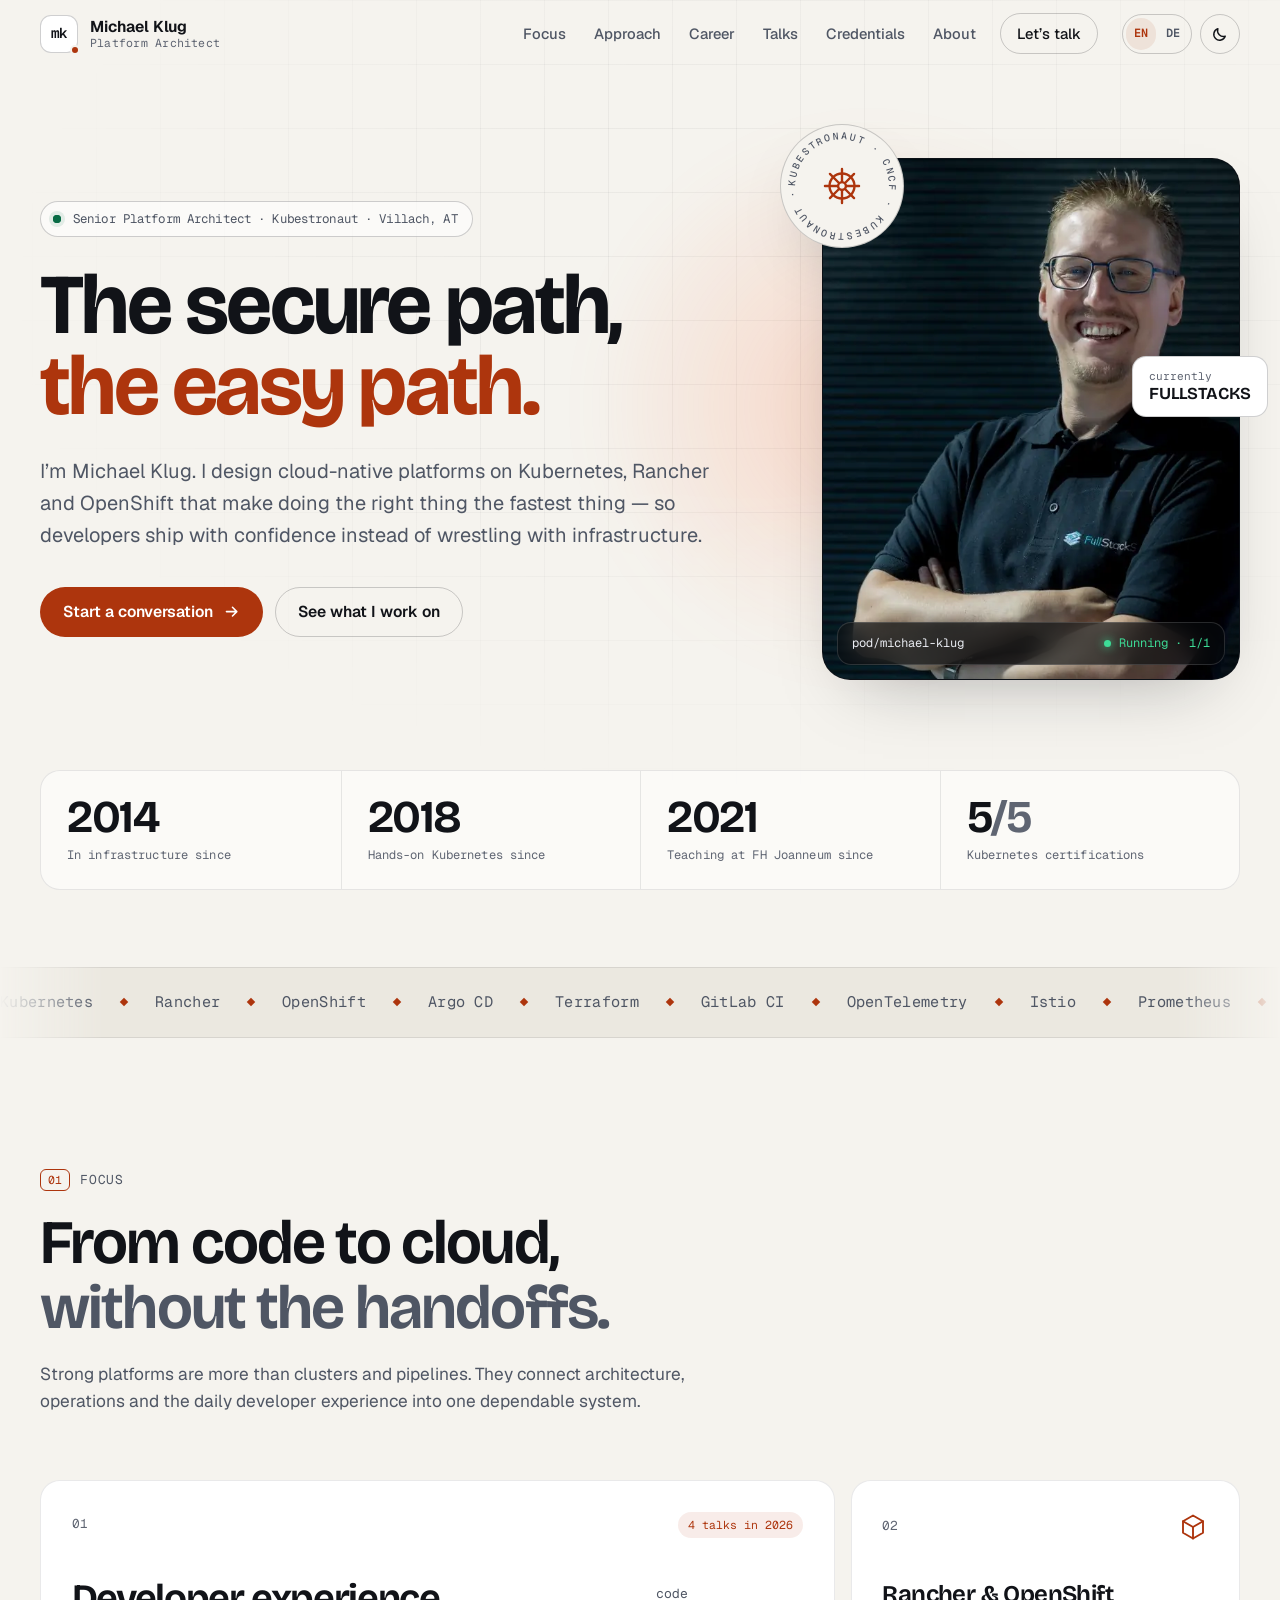
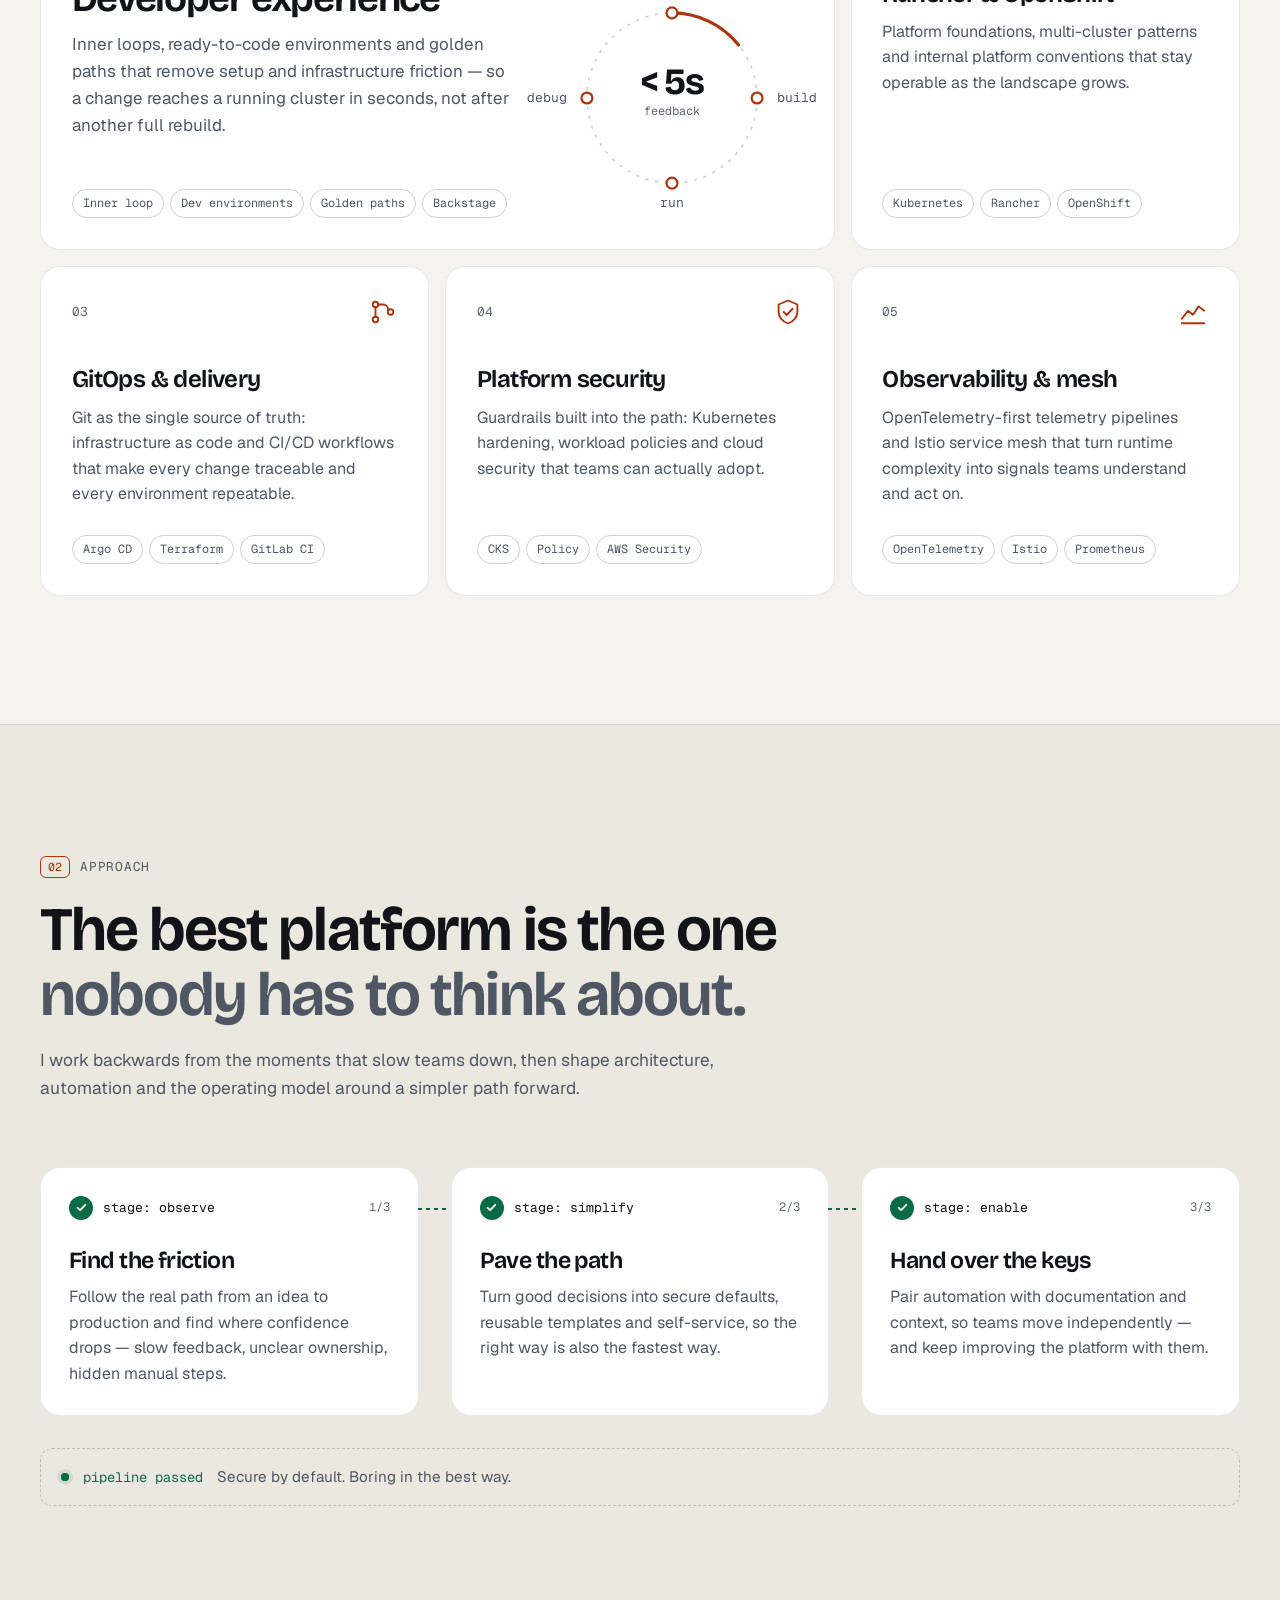
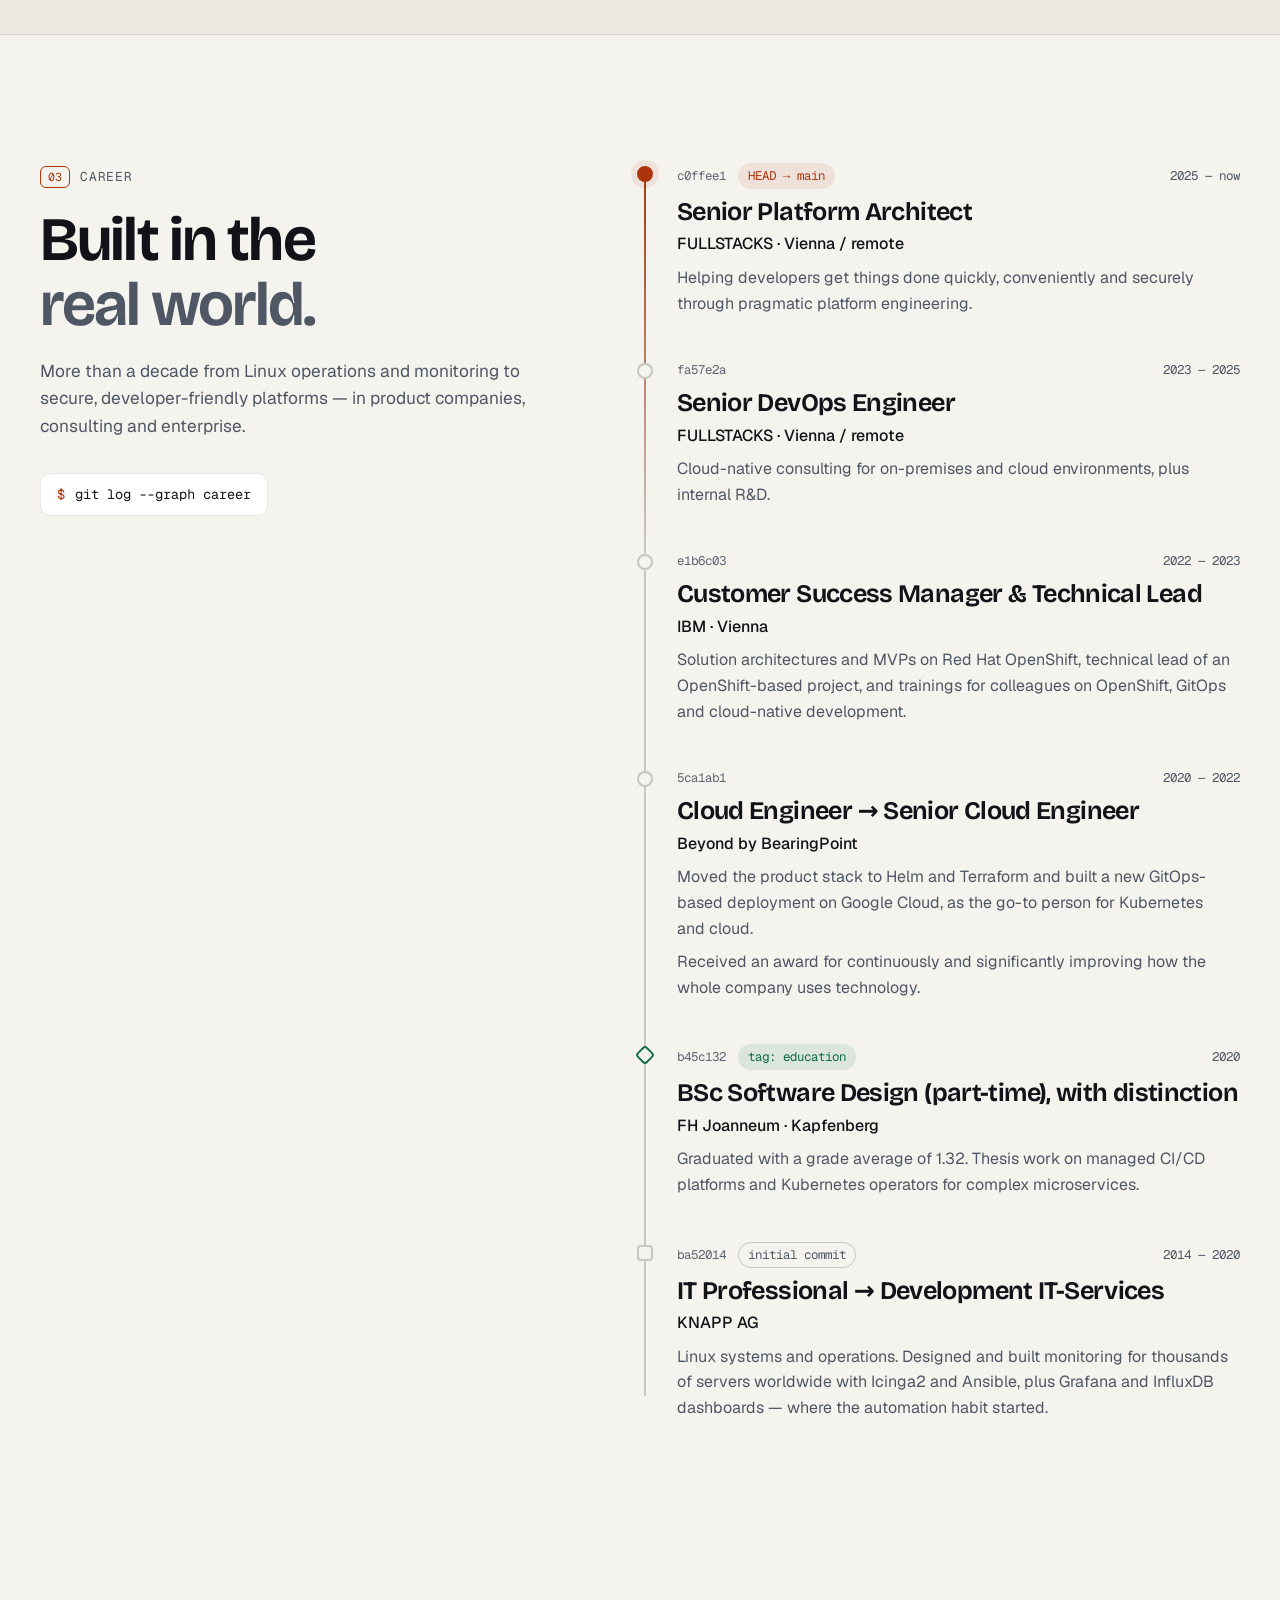
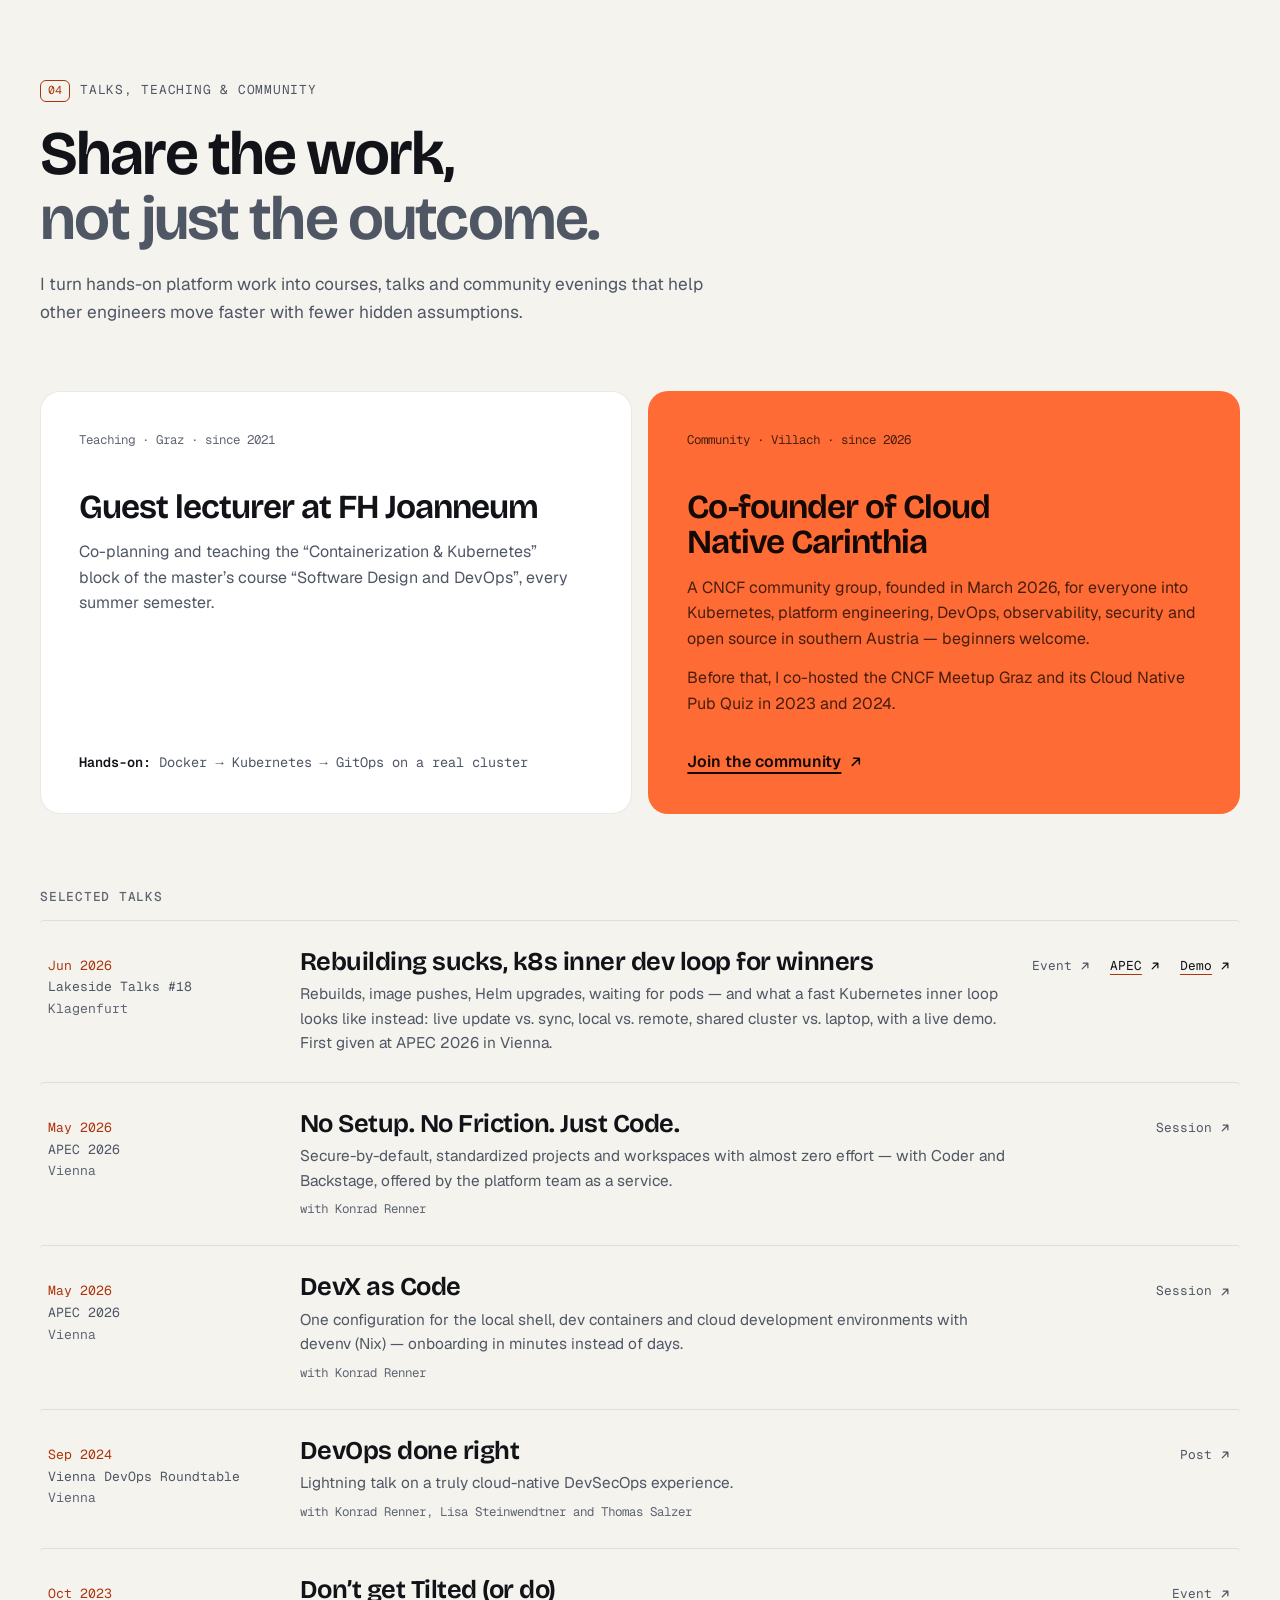
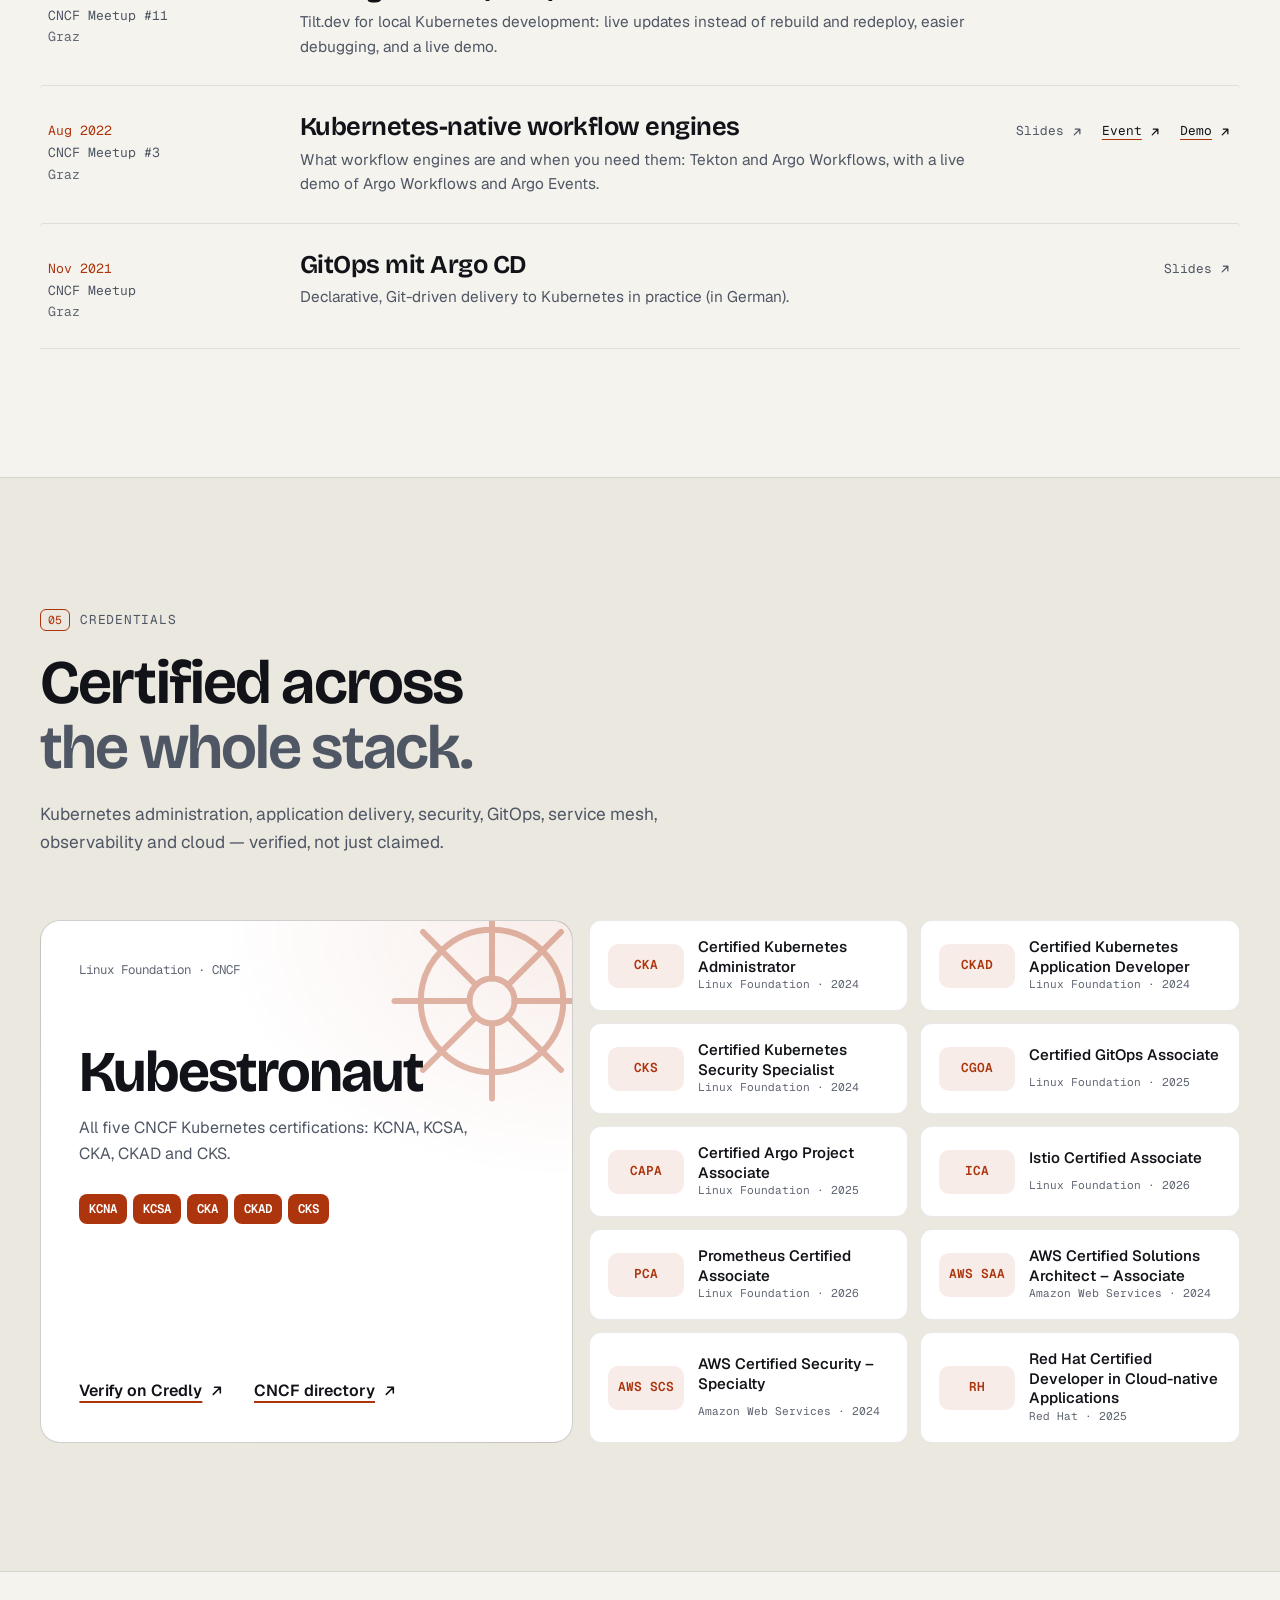
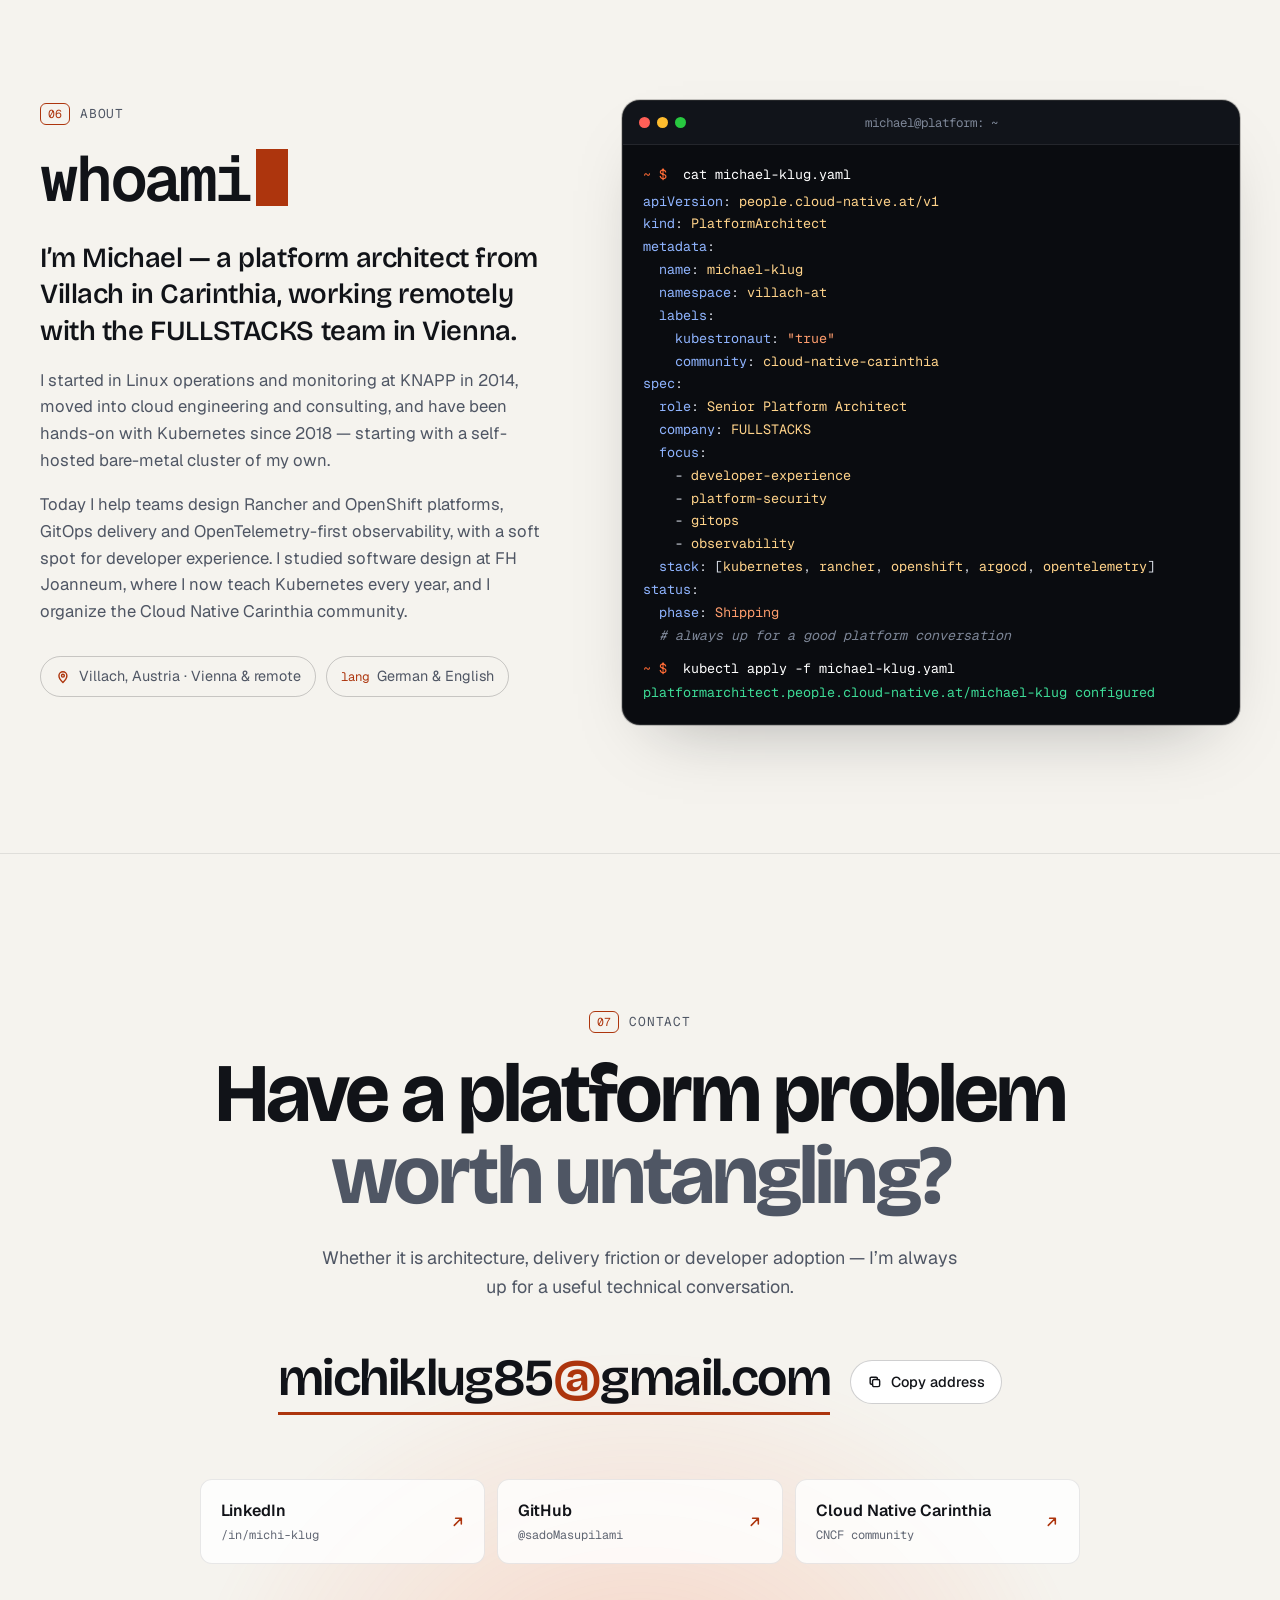
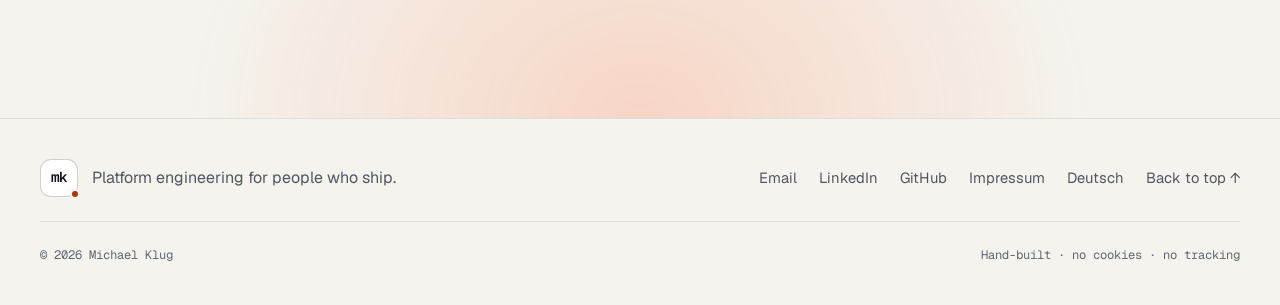
<file: index.html>
<!doctype html>
<html lang="en">
  <head>
    <meta charset="UTF-8" />
    <meta name="viewport" content="width=device-width, initial-scale=1.0" />

    <title>Michael Klug — Senior Platform Architect &amp; Kubestronaut</title>
    <meta
      name="description"
      content="Michael Klug is a Senior Platform Architect at FULLSTACKS and a Kubestronaut from Villach, Austria. He builds secure, developer-friendly platforms with Kubernetes, Rancher, OpenShift, GitOps and OpenTelemetry."
    />
    <meta name="author" content="Michael Klug" />
    <meta name="color-scheme" content="dark light" />
    <meta name="theme-color" content="#0b0d12" media="(prefers-color-scheme: dark)" />
    <meta name="theme-color" content="#f5f3ee" media="(prefers-color-scheme: light)" />
    <link rel="canonical" href="https://sadomasupilami.github.io/mklug-homepage/" />
    <link rel="alternate" hreflang="en" href="https://sadomasupilami.github.io/mklug-homepage/" />
    <link rel="alternate" hreflang="de" href="https://sadomasupilami.github.io/mklug-homepage/de/" />
    <link rel="alternate" hreflang="x-default" href="https://sadomasupilami.github.io/mklug-homepage/" />

    <meta property="og:type" content="profile" />
    <meta property="og:site_name" content="Michael Klug" />
    <meta property="og:locale" content="en_US" />
    <meta property="og:locale:alternate" content="de_AT" />
    <meta property="og:title" content="Michael Klug — Senior Platform Architect &amp; Kubestronaut" />
    <meta
      property="og:description"
      content="The secure path, the easy path. Cloud-native platforms developers actually want to use."
    />
    <meta property="og:url" content="https://sadomasupilami.github.io/mklug-homepage/" />
    <meta
      property="og:image"
      content="https://sadomasupilami.github.io/mklug-homepage/assets/social-card.png"
    />
    <meta property="og:image:type" content="image/png" />
    <meta property="og:image:width" content="1200" />
    <meta property="og:image:height" content="630" />
    <meta
      property="og:image:alt"
      content="Michael Klug, Senior Platform Architect: the secure path, the easy path."
    />
    <meta name="twitter:card" content="summary_large_image" />
    <meta
      name="twitter:image"
      content="https://sadomasupilami.github.io/mklug-homepage/assets/social-card.png"
    />

    <link rel="icon" href="assets/favicon.svg" type="image/svg+xml" />
    <link rel="apple-touch-icon" href="assets/apple-touch-icon.png" />
    <link rel="preload" href="assets/fonts/bricolage-grotesque.woff2" as="font" type="font/woff2" crossorigin />
    <link rel="preload" href="assets/fonts/geist.woff2" as="font" type="font/woff2" crossorigin />
    <link rel="stylesheet" href="styles.css" />

    <script>
      (function () {
        try {
          var theme = localStorage.getItem("theme");
          if (theme === "light" || theme === "dark") {
            document.documentElement.dataset.theme = theme;
          }
        } catch (error) {}
        var root = document.documentElement;
        root.classList.add("js");
        window.setTimeout(function () {
          if (!window.__mkReady) root.classList.add("no-reveal");
        }, 2500);
      })();
    </script>

    <script type="application/ld+json">
      {
        "@context": "https://schema.org",
        "@type": "ProfilePage",
        "@id": "https://sadomasupilami.github.io/mklug-homepage/#profile",
        "url": "https://sadomasupilami.github.io/mklug-homepage/",
        "name": "Michael Klug — Senior Platform Architect & Kubestronaut",
        "inLanguage": "en",
        "dateModified": "2026-10-20",
        "mainEntity": {
          "@type": "Person",
          "@id": "https://sadomasupilami.github.io/mklug-homepage/#person",
          "name": "Michael Klug",
          "givenName": "Michael",
          "familyName": "Klug",
          "jobTitle": "Senior Platform Architect",
          "image": "https://sadomasupilami.github.io/mklug-homepage/assets/michael-klug-profile.jpg",
          "url": "https://sadomasupilami.github.io/mklug-homepage/",
          "email": "mailto:michiklug85@gmail.com",
          "sameAs": [
            "https://www.linkedin.com/in/michi-klug/",
            "https://github.com/sadoMasupilami",
            "https://sessionize.com/michael-klug"
          ],
          "worksFor": {"@type": "Organization", "name": "FULLSTACKS", "legalName": "FullStackS GmbH", "url": "https://fullstacks.io/"},
          "homeLocation": {
            "@type": "Place",
            "address": {
              "@type": "PostalAddress",
              "addressLocality": "Villach",
              "addressRegion": "Carinthia",
              "addressCountry": "AT"
            }
          },
          "alumniOf": {"@type": "CollegeOrUniversity", "name": "FH Joanneum", "url": "https://www.fh-joanneum.at/"},
          "memberOf": {"@type": "Organization", "name": "Cloud Native Carinthia", "url": "https://community.cncf.io/cloud-native-carinthia/"},
          "knowsLanguage": [
            "de",
            "en"
          ],
          "knowsAbout": [
            "Platform Engineering",
            "Developer Experience",
            "Kubernetes",
            "Rancher",
            "OpenShift",
            "GitOps",
            "Argo CD",
            "Infrastructure as Code",
            "Platform Security",
            "OpenTelemetry",
            "Istio",
            "Prometheus",
            "Backstage"
          ],
          "hasCredential": [
            {"@type": "EducationalOccupationalCredential", "name": "Kubestronaut", "credentialCategory": "Certification", "recognizedBy": {"@type": "Organization", "name": "The Linux Foundation"}, "url": "https://www.credly.com/badges/746972d2-5711-49da-adb9-190c93b9d49b"},
            {"@type": "EducationalOccupationalCredential", "name": "Kubernetes and Cloud Native Associate (KCNA)", "credentialCategory": "Certification", "recognizedBy": {"@type": "Organization", "name": "The Linux Foundation"}},
            {"@type": "EducationalOccupationalCredential", "name": "Kubernetes and Cloud Native Security Associate (KCSA)", "credentialCategory": "Certification", "recognizedBy": {"@type": "Organization", "name": "The Linux Foundation"}},
            {"@type": "EducationalOccupationalCredential", "name": "Certified Kubernetes Administrator (CKA)", "credentialCategory": "Certification", "recognizedBy": {"@type": "Organization", "name": "The Linux Foundation"}, "url": "https://www.credly.com/badges/2878c2cc-ad54-4fa1-bb05-195f686e6bb5"},
            {"@type": "EducationalOccupationalCredential", "name": "Certified Kubernetes Application Developer (CKAD)", "credentialCategory": "Certification", "recognizedBy": {"@type": "Organization", "name": "The Linux Foundation"}, "url": "https://www.credly.com/badges/9b6966a0-2987-46ea-bf01-4bb881c66b4e"},
            {"@type": "EducationalOccupationalCredential", "name": "Certified Kubernetes Security Specialist (CKS)", "credentialCategory": "Certification", "recognizedBy": {"@type": "Organization", "name": "The Linux Foundation"}, "url": "https://www.credly.com/badges/590890c8-0853-4305-8e59-6575182fbf09"},
            {"@type": "EducationalOccupationalCredential", "name": "Certified GitOps Associate (CGOA)", "credentialCategory": "Certification", "recognizedBy": {"@type": "Organization", "name": "The Linux Foundation"}, "url": "https://www.credly.com/badges/17396214-56f9-4669-8831-accf2b2cf406"},
            {"@type": "EducationalOccupationalCredential", "name": "Certified Argo Project Associate (CAPA)", "credentialCategory": "Certification", "recognizedBy": {"@type": "Organization", "name": "The Linux Foundation"}, "url": "https://www.credly.com/badges/366ce829-1753-4521-adf3-b970d9c75f63"},
            {"@type": "EducationalOccupationalCredential", "name": "Istio Certified Associate (ICA)", "credentialCategory": "Certification", "recognizedBy": {"@type": "Organization", "name": "The Linux Foundation"}, "url": "https://www.credly.com/badges/f935d9ec-7c9a-43e9-a65f-394552f7f266"},
            {"@type": "EducationalOccupationalCredential", "name": "Prometheus Certified Associate (PCA)", "credentialCategory": "Certification", "recognizedBy": {"@type": "Organization", "name": "The Linux Foundation"}, "url": "https://www.credly.com/badges/18e3b3e3-436d-419a-ad2a-cdc4ad603782"},
            {"@type": "EducationalOccupationalCredential", "name": "AWS Certified Solutions Architect – Associate", "credentialCategory": "Certification", "recognizedBy": {"@type": "Organization", "name": "Amazon Web Services"}, "url": "https://www.credly.com/badges/94de96ab-9429-4aa2-ad2f-daf6d67ccd73"},
            {"@type": "EducationalOccupationalCredential", "name": "AWS Certified Security – Specialty", "credentialCategory": "Certification", "recognizedBy": {"@type": "Organization", "name": "Amazon Web Services"}, "url": "https://www.credly.com/badges/ba353a86-6c76-4aff-b564-addd462716a5"},
            {"@type": "EducationalOccupationalCredential", "name": "Red Hat Certified Developer in Cloud-native Applications", "credentialCategory": "Certification", "recognizedBy": {"@type": "Organization", "name": "Red Hat"}, "url": "https://www.credly.com/badges/ec6f4dbe-42b4-40b8-887a-5990af366826"}
          ]
        }
      }
    </script>
  </head>

  <body>
    <a class="skip-link" href="#main">Skip to content</a>

    <svg class="sprite" aria-hidden="true" focusable="false">
      <symbol id="i-arrow" viewBox="0 0 20 20"><path d="M4 10h12M11 5l5 5-5 5" /></symbol>
      <symbol id="i-external" viewBox="0 0 20 20"><path d="M6 14 14 6M7.5 6H14v6.5" /></symbol>
      <symbol id="i-copy" viewBox="0 0 20 20"><rect x="7" y="7" width="9" height="9" rx="2" /><path d="M13 7V5.5A1.5 1.5 0 0 0 11.5 4h-6A1.5 1.5 0 0 0 4 5.5v6A1.5 1.5 0 0 0 5.5 13H7" /></symbol>
      <symbol id="i-check" viewBox="0 0 20 20"><path d="m5 10.5 3.2 3L15 6.5" /></symbol>
      <symbol id="i-pin" viewBox="0 0 20 20"><path d="M10 17s5-4.6 5-8.5a5 5 0 0 0-10 0C5 12.4 10 17 10 17z" /><circle cx="10" cy="8.5" r="1.8" /></symbol>
      <symbol id="i-helm" viewBox="0 0 32 32">
        <circle cx="16" cy="16" r="9.5" />
        <circle cx="16" cy="16" r="3" />
        <path d="M16 3v10M16 19v10M3 16h10M19 16h10M6.8 6.8l7.1 7.1M18.1 18.1l7.1 7.1M25.2 6.8l-7.1 7.1M13.9 18.1l-7.1 7.1" />
      </symbol>
    </svg>

    <header class="site-header" data-header>
      <div class="container header-inner">
        <a class="brand" href="#top">
          <span class="brand-mark" aria-hidden="true">mk<i></i></span>
          <span class="brand-text">
            <strong>Michael Klug</strong>
            <small>Platform Architect</small>
          </span>
          <span class="sr-only">, back to top</span>
        </a>

        <nav class="site-nav" id="site-nav" aria-label="Main" data-nav>
          <a href="#focus">Focus</a>
          <a href="#approach">Approach</a>
          <a href="#career">Career</a>
          <a href="#talks">Talks</a>
          <a href="#credentials">Credentials</a>
          <a href="#about">About</a>
          <a class="nav-cta" href="#contact">Let’s talk</a>
        </nav>

        <div class="header-actions">
          <nav class="lang-switch" aria-label="Language" data-lang-switch>
            <span aria-current="true"><span aria-hidden="true">EN</span><span class="sr-only">English</span></span>
            <a href="de/" hreflang="de" lang="de"><span aria-hidden="true">DE</span><span class="sr-only">Deutsch</span></a>
          </nav>
          <button class="icon-button theme-toggle" type="button" data-theme-toggle aria-label="Switch color theme">
            <svg class="icon-sun" viewBox="0 0 20 20" aria-hidden="true">
              <circle cx="10" cy="10" r="3.4" />
              <path d="M10 2.5v1.8M10 15.7v1.8M2.5 10h1.8M15.7 10h1.8M4.7 4.7l1.3 1.3M14 14l1.3 1.3M4.7 15.3 6 14M14 6l1.3-1.3" />
            </svg>
            <svg class="icon-moon" viewBox="0 0 20 20" aria-hidden="true">
              <path d="M15.8 12.4A6.5 6.5 0 0 1 7.6 4.2a6.5 6.5 0 1 0 8.2 8.2z" />
            </svg>
          </button>
          <button
            class="icon-button menu-toggle"
            type="button"
            aria-expanded="false"
            aria-controls="site-nav"
            data-menu-toggle
          >
            <span class="sr-only">Open menu</span>
            <span class="menu-lines" aria-hidden="true"><i></i><i></i></span>
          </button>
        </div>
      </div>
    </header>

    <main id="main">
      <!-- Hero -->
      <section class="hero" id="top" aria-labelledby="hero-title">
        <div class="hero-backdrop" aria-hidden="true"></div>
        <div class="container hero-grid">
          <div class="hero-copy">
            <p class="hero-kicker reveal">
              <span class="status-dot" aria-hidden="true"></span>
              <span>Senior Platform Architect · Kubestronaut<span class="kicker-loc"> · Villach, AT</span></span>
            </p>
            <h1 id="hero-title" class="hero-title reveal" style="--d: 1">
              <span>The secure path,</span>
              <span class="accent-line">the easy path.</span>
            </h1>
            <p class="hero-lede reveal" style="--d: 2">
              I’m Michael Klug. I design cloud-native platforms on Kubernetes, Rancher and
              OpenShift that make doing the right thing the fastest thing — so developers ship
              with confidence instead of wrestling with infrastructure.
            </p>
            <div class="hero-actions reveal" style="--d: 3">
              <a class="button button-primary" href="mailto:michiklug85@gmail.com">
                Start a conversation
                <svg class="icon" aria-hidden="true"><use href="#i-arrow" /></svg>
              </a>
              <a class="button button-ghost" href="#focus">See what I work on</a>
            </div>
          </div>

          <div class="hero-visual reveal" style="--d: 2">
            <figure class="portrait">
              <picture>
                <source srcset="assets/michael-klug-profile.webp" type="image/webp" />
                <img
                  src="assets/michael-klug-profile.jpg"
                  alt="Portrait of Michael Klug, smiling, arms crossed, in a dark FullStackS polo shirt"
                  width="600"
                  height="900"
                  decoding="async"
                  fetchpriority="high"
                />
              </picture>
              <figcaption class="pod-status">
                <span class="pod-name">pod/michael-klug</span>
                <span class="pod-state"><i aria-hidden="true"></i>Running · 1/1</span>
              </figcaption>
            </figure>

            <div class="orbit-badge" aria-hidden="true">
              <svg viewBox="0 0 120 120" class="orbit-text">
                <defs>
                  <path id="orbit-path" d="M60 60m-46 0a46 46 0 1 1 92 0a46 46 0 1 1-92 0" />
                </defs>
                <text>
                  <textPath href="#orbit-path">KUBESTRONAUT · CNCF · KUBESTRONAUT · CNCF ·</textPath>
                </text>
              </svg>
              <svg class="orbit-helm"><use href="#i-helm" /></svg>
            </div>

            <div class="float-chip chip-company">
              <small>currently</small>
              <strong>FULLSTACKS</strong>
            </div>
          </div>
        </div>

        <div class="container">
          <dl class="stat-strip reveal" style="--d: 3">
            <div>
              <dt>In infrastructure since</dt>
              <dd>2014</dd>
            </div>
            <div>
              <dt>Hands-on Kubernetes since</dt>
              <dd>2018</dd>
            </div>
            <div>
              <dt>Teaching at FH Joanneum since</dt>
              <dd>2021</dd>
            </div>
            <div>
              <dt>Kubernetes certifications</dt>
              <dd>5<span>/5</span></dd>
            </div>
          </dl>
        </div>
      </section>

      <!-- Stack marquee -->
      <div class="marquee">
        <ul class="marquee-track" aria-label="Technologies I work with">
          <li>Kubernetes</li>
          <li>Rancher</li>
          <li>OpenShift</li>
          <li>Argo CD</li>
          <li>Terraform</li>
          <li>GitLab CI</li>
          <li>OpenTelemetry</li>
          <li>Istio</li>
          <li>Prometheus</li>
          <li>Tekton</li>
          <li>Argo Workflows</li>
          <li>Backstage</li>
          <li>Coder</li>
          <li>Tilt</li>
          <li>Nix</li>
          <li>AWS</li>
        </ul>
        <ul class="marquee-track" aria-hidden="true">
          <li>Kubernetes</li>
          <li>Rancher</li>
          <li>OpenShift</li>
          <li>Argo CD</li>
          <li>Terraform</li>
          <li>GitLab CI</li>
          <li>OpenTelemetry</li>
          <li>Istio</li>
          <li>Prometheus</li>
          <li>Tekton</li>
          <li>Argo Workflows</li>
          <li>Backstage</li>
          <li>Coder</li>
          <li>Tilt</li>
          <li>Nix</li>
          <li>AWS</li>
        </ul>
      </div>

      <!-- Focus -->
      <section class="section" id="focus" aria-labelledby="focus-title">
        <div class="container">
          <header class="section-head reveal">
            <p class="section-label"><span>01</span> Focus</p>
            <h2 id="focus-title">From code to cloud, <em>without the handoffs.</em></h2>
            <p>
              Strong platforms are more than clusters and pipelines. They connect architecture,
              operations and the daily developer experience into one dependable system.
            </p>
          </header>

          <div class="bento">
            <article class="card card-feature reveal" data-spotlight>
              <div class="card-top">
                <span class="card-index">01</span>
                <span class="card-chip">4 talks in 2026</span>
              </div>
              <div class="feature-body">
                <div>
                  <h3>Developer experience</h3>
                  <p>
                    Inner loops, ready-to-code environments and golden paths that remove setup and
                    infrastructure friction — so a change reaches a running cluster in seconds,
                    not after another full rebuild.
                  </p>
                  <ul class="tags" aria-label="Developer experience topics">
                    <li>Inner loop</li>
                    <li>Dev environments</li>
                    <li>Golden paths</li>
                    <li>Backstage</li>
                  </ul>
                </div>
                <svg class="loop-diagram" viewBox="0 0 220 220" role="img" aria-labelledby="loop-title">
                  <title id="loop-title">The developer inner loop: code, build, run, debug — and repeat in seconds</title>
                  <circle class="loop-ring" cx="110" cy="110" r="78" />
                  <circle class="loop-runner" cx="110" cy="110" r="78" />
                  <g class="loop-nodes">
                    <circle cx="110" cy="32" r="5" />
                    <circle cx="188" cy="110" r="5" />
                    <circle cx="110" cy="188" r="5" />
                    <circle cx="32" cy="110" r="5" />
                  </g>
                  <g class="loop-labels">
                    <text x="110" y="18" text-anchor="middle">code</text>
                    <text x="206" y="114" text-anchor="start">build</text>
                    <text x="110" y="210" text-anchor="middle">run</text>
                    <text x="14" y="114" text-anchor="end">debug</text>
                  </g>
                  <text class="loop-center" x="110" y="106">&lt; 5s</text>
                  <text class="loop-center-sub" x="110" y="126">feedback</text>
                </svg>
              </div>
            </article>

            <article class="card reveal" style="--d: 1" data-spotlight>
              <div class="card-top">
                <span class="card-index">02</span>
                <svg class="card-icon" viewBox="0 0 24 24" aria-hidden="true">
                  <path d="M12 2.8 20 7.4v9.2l-8 4.6-8-4.6V7.4z" />
                  <path d="M4 7.4 12 12l8-4.6M12 12v9.2" />
                </svg>
              </div>
              <h3>Rancher &amp; OpenShift</h3>
              <p>
                Platform foundations, multi-cluster patterns and internal platform conventions that
                stay operable as the landscape grows.
              </p>
              <ul class="tags" aria-label="Platform topics">
                <li>Kubernetes</li>
                <li>Rancher</li>
                <li>OpenShift</li>
              </ul>
            </article>

            <article class="card reveal" data-spotlight>
              <div class="card-top">
                <span class="card-index">03</span>
                <svg class="card-icon" viewBox="0 0 24 24" aria-hidden="true">
                  <circle cx="6" cy="6" r="2.2" />
                  <circle cx="6" cy="18" r="2.2" />
                  <circle cx="18" cy="12" r="2.2" />
                  <path d="M6 8.2v7.6M8.2 6H12a4 4 0 0 1 4 4v0" />
                </svg>
              </div>
              <h3>GitOps &amp; delivery</h3>
              <p>
                Git as the single source of truth: infrastructure as code and CI/CD workflows that
                make every change traceable and every environment repeatable.
              </p>
              <ul class="tags" aria-label="Delivery topics">
                <li>Argo CD</li>
                <li>Terraform</li>
                <li>GitLab CI</li>
              </ul>
            </article>

            <article class="card reveal" style="--d: 1" data-spotlight>
              <div class="card-top">
                <span class="card-index">04</span>
                <svg class="card-icon" viewBox="0 0 24 24" aria-hidden="true">
                  <path d="M12 2.8 19.5 6v5.6c0 4.6-3.1 7.9-7.5 9.6-4.4-1.7-7.5-5-7.5-9.6V6z" />
                  <path d="m8.6 12 2.4 2.4 4.6-5" />
                </svg>
              </div>
              <h3>Platform security</h3>
              <p>
                Guardrails built into the path: Kubernetes hardening, workload policies and cloud
                security that teams can actually adopt.
              </p>
              <ul class="tags" aria-label="Security topics">
                <li>CKS</li>
                <li>Policy</li>
                <li>AWS Security</li>
              </ul>
            </article>

            <article class="card reveal" style="--d: 2" data-spotlight>
              <div class="card-top">
                <span class="card-index">05</span>
                <svg class="card-icon" viewBox="0 0 24 24" aria-hidden="true">
                  <path d="M3 17.5 8 11l4 3.2 4.5-6.7L21 11" />
                  <path d="M3 21h18" />
                </svg>
              </div>
              <h3>Observability &amp; mesh</h3>
              <p>
                OpenTelemetry-first telemetry pipelines and Istio service mesh that turn runtime
                complexity into signals teams understand and act on.
              </p>
              <ul class="tags" aria-label="Observability topics">
                <li>OpenTelemetry</li>
                <li>Istio</li>
                <li>Prometheus</li>
              </ul>
            </article>
          </div>
        </div>
      </section>

      <!-- Approach -->
      <section class="section section-panel" id="approach" aria-labelledby="approach-title">
        <div class="container">
          <header class="section-head reveal">
            <p class="section-label"><span>02</span> Approach</p>
            <h2 id="approach-title">The best platform is the one <em>nobody has to think about.</em></h2>
            <p>
              I work backwards from the moments that slow teams down, then shape architecture,
              automation and the operating model around a simpler path forward.
            </p>
          </header>

          <ol class="pipeline" data-pipeline>
            <li class="stage reveal">
              <div class="stage-head">
                <span class="stage-check" aria-hidden="true"><svg class="icon"><use href="#i-check" /></svg></span>
                <code>stage: observe</code>
                <span class="stage-step">1/3</span>
              </div>
              <h3>Find the friction</h3>
              <p>
                Follow the real path from an idea to production and find where confidence drops —
                slow feedback, unclear ownership, hidden manual steps.
              </p>
            </li>
            <li class="stage reveal" style="--d: 1">
              <div class="stage-head">
                <span class="stage-check" aria-hidden="true"><svg class="icon"><use href="#i-check" /></svg></span>
                <code>stage: simplify</code>
                <span class="stage-step">2/3</span>
              </div>
              <h3>Pave the path</h3>
              <p>
                Turn good decisions into secure defaults, reusable templates and self-service, so
                the right way is also the fastest way.
              </p>
            </li>
            <li class="stage reveal" style="--d: 2">
              <div class="stage-head">
                <span class="stage-check" aria-hidden="true"><svg class="icon"><use href="#i-check" /></svg></span>
                <code>stage: enable</code>
                <span class="stage-step">3/3</span>
              </div>
              <h3>Hand over the keys</h3>
              <p>
                Pair automation with documentation and context, so teams move independently — and
                keep improving the platform with them.
              </p>
            </li>
          </ol>

          <p class="pipeline-result reveal">
            <span class="status-dot" aria-hidden="true"></span>
            <code>pipeline passed</code>
            <span>Secure by default. Boring in the best way.</span>
          </p>
        </div>
      </section>

      <!-- Career -->
      <section class="section" id="career" aria-labelledby="career-title">
        <div class="container career-grid">
          <header class="section-head section-head-sticky reveal">
            <p class="section-label"><span>03</span> Career</p>
            <h2 id="career-title">Built in the <em>real world.</em></h2>
            <p>
              More than a decade from Linux operations and monitoring to secure, developer-friendly
              platforms — in product companies, consulting and enterprise.
            </p>
            <p class="log-command" aria-hidden="true"><span>$</span> git log --graph career</p>
          </header>

          <ol class="gitlog" aria-label="Career history, newest first">
            <li class="commit is-head reveal">
              <div class="commit-meta">
                <code class="commit-hash" aria-hidden="true">c0ffee1</code>
                <span class="ref ref-head">HEAD → main</span>
                <time>2025 — now</time>
              </div>
              <h3>Senior Platform Architect</h3>
              <p class="commit-org">FULLSTACKS · Vienna / remote</p>
              <p>
                Helping developers get things done quickly, conveniently and securely through
                pragmatic platform engineering.
              </p>
            </li>
            <li class="commit reveal">
              <div class="commit-meta">
                <code class="commit-hash" aria-hidden="true">fa57e2a</code>
                <time>2023 — 2025</time>
              </div>
              <h3>Senior DevOps Engineer</h3>
              <p class="commit-org">FULLSTACKS · Vienna / remote</p>
              <p>Cloud-native consulting for on-premises and cloud environments, plus internal R&amp;D.</p>
            </li>
            <li class="commit reveal">
              <div class="commit-meta">
                <code class="commit-hash" aria-hidden="true">e1b6c03</code>
                <time>2022 — 2023</time>
              </div>
              <h3>Customer Success Manager &amp; Technical Lead</h3>
              <p class="commit-org">IBM · Vienna</p>
              <p>
                Solution architectures and MVPs on Red Hat OpenShift, technical lead of an
                OpenShift-based project, and trainings for colleagues on OpenShift, GitOps and
                cloud-native development.
              </p>
            </li>
            <li class="commit reveal">
              <div class="commit-meta">
                <code class="commit-hash" aria-hidden="true">5ca1ab1</code>
                <time>2020 — 2022</time>
              </div>
              <h3>Cloud Engineer → Senior Cloud Engineer</h3>
              <p class="commit-org">Beyond by BearingPoint</p>
              <p>
                Moved the product stack to Helm and Terraform and built a new GitOps-based deployment
                on Google Cloud, as the go-to person for Kubernetes and cloud.
              </p>
              <p>
                Received an award for continuously and significantly improving how the whole company
                uses technology.
              </p>
            </li>
            <li class="commit is-merge reveal">
              <div class="commit-meta">
                <code class="commit-hash" aria-hidden="true">b45c132</code>
                <span class="ref ref-tag">tag: education</span>
                <time>2020</time>
              </div>
              <h3>BSc Software Design (part-time), with distinction</h3>
              <p class="commit-org">FH Joanneum · Kapfenberg</p>
              <p>
                Graduated with a grade average of 1.32. Thesis work on managed CI/CD platforms and
                Kubernetes operators for complex microservices.
              </p>
            </li>
            <li class="commit is-root reveal">
              <div class="commit-meta">
                <code class="commit-hash" aria-hidden="true">ba52014</code>
                <span class="ref">initial commit</span>
                <time>2014 — 2020</time>
              </div>
              <h3>IT Professional → Development IT-Services</h3>
              <p class="commit-org">KNAPP AG</p>
              <p>
                Linux systems and operations. Designed and built monitoring for thousands of servers
                worldwide with Icinga2 and Ansible, plus Grafana and InfluxDB dashboards — where the
                automation habit started.
              </p>
            </li>
          </ol>
        </div>
      </section>

      <!-- Talks -->
      <section class="section" id="talks" aria-labelledby="talks-title">
        <div class="container">
          <header class="section-head reveal">
            <p class="section-label"><span>04</span> Talks, teaching &amp; community</p>
            <h2 id="talks-title">Share the work, <em>not just the outcome.</em></h2>
            <p>
              I turn hands-on platform work into courses, talks and community evenings that help
              other engineers move faster with fewer hidden assumptions.
            </p>
          </header>

          <div class="highlights">
            <article class="highlight reveal" data-spotlight>
              <p class="highlight-label">Teaching · Graz · since 2021</p>
              <h3>Guest lecturer at FH Joanneum</h3>
              <p>
                Co-planning and teaching the “Containerization &amp; Kubernetes” block of the master’s
                course “Software Design and DevOps”, every summer semester.
              </p>
              <p class="highlight-foot"><strong>Hands-on:</strong> Docker → Kubernetes → GitOps on a real cluster</p>
            </article>

            <article class="highlight highlight-accent reveal" style="--d: 1" data-spotlight>
              <p class="highlight-label">Community · Villach · since 2026</p>
              <h3>Co-founder of Cloud Native Carinthia</h3>
              <p>
                A CNCF community group, founded in March 2026, for everyone into Kubernetes, platform
                engineering, DevOps, observability, security and open source in southern Austria —
                beginners welcome.
              </p>
              <p>
                Before that, I co-hosted the CNCF Meetup Graz and its Cloud Native Pub Quiz in 2023
                and 2024.
              </p>
              <a
                class="text-link"
                href="https://community.cncf.io/cloud-native-carinthia/"
                target="_blank"
                rel="noreferrer"
              >
                Join the community
                <svg class="icon" aria-hidden="true"><use href="#i-external" /></svg>
              </a>
            </article>
          </div>

          <div class="talks reveal">
            <h3 class="talks-title">Selected talks</h3>
            <ul class="talk-list">
              <li class="talk">
                <p class="talk-when"><time datetime="2026-06-11">Jun 2026</time> <span>Lakeside Talks #18</span> <span class="talk-where">Klagenfurt</span></p>
                <div class="talk-what">
                  <h4>
                    <a class="talk-link" href="https://www.meetup.com/de-DE/lakeside-talks/events/315009679/" target="_blank" rel="noreferrer">Rebuilding sucks, k8s inner dev loop for winners</a>
                  </h4>
                  <p>
                    Rebuilds, image pushes, Helm upgrades, waiting for pods — and what a fast Kubernetes
                    inner loop looks like instead: live update vs. sync, local vs. remote, shared cluster
                    vs. laptop, with a live demo. First given at APEC 2026 in Vienna.
                  </p>
                </div>
                <p class="talk-go">
                  <span class="talk-go-primary" aria-hidden="true">Event <svg class="icon"><use href="#i-external" /></svg></span>
                  <a href="https://austrian-plattform-engineering-community.sessionize.com/session/1134479" target="_blank" rel="noreferrer">APEC <svg class="icon" aria-hidden="true"><use href="#i-external" /></svg></a>
                  <a href="https://github.com/sadoMasupilami/tilt-demo" target="_blank" rel="noreferrer">Demo <svg class="icon" aria-hidden="true"><use href="#i-external" /></svg></a>
                </p>
              </li>
              <li class="talk">
                <p class="talk-when"><time datetime="2026-05-07">May 2026</time> <span>APEC 2026</span> <span class="talk-where">Vienna</span></p>
                <div class="talk-what">
                  <h4>
                    <a class="talk-link" href="https://austrian-plattform-engineering-community.sessionize.com/session/1131330" target="_blank" rel="noreferrer">No Setup. No Friction. Just Code.</a>
                  </h4>
                  <p>
                    Secure-by-default, standardized projects and workspaces with almost zero effort —
                    with Coder and Backstage, offered by the platform team as a service.
                  </p>
                  <p class="talk-with">with Konrad Renner</p>
                </div>
                <p class="talk-go">
                  <span class="talk-go-primary" aria-hidden="true">Session <svg class="icon"><use href="#i-external" /></svg></span>
                </p>
              </li>
              <li class="talk">
                <p class="talk-when"><time datetime="2026-05-07">May 2026</time> <span>APEC 2026</span> <span class="talk-where">Vienna</span></p>
                <div class="talk-what">
                  <h4>
                    <a class="talk-link" href="https://austrian-plattform-engineering-community.sessionize.com/session/1131407" target="_blank" rel="noreferrer">DevX as Code</a>
                  </h4>
                  <p>
                    One configuration for the local shell, dev containers and cloud development
                    environments with devenv (Nix) — onboarding in minutes instead of days.
                  </p>
                  <p class="talk-with">with Konrad Renner</p>
                </div>
                <p class="talk-go">
                  <span class="talk-go-primary" aria-hidden="true">Session <svg class="icon"><use href="#i-external" /></svg></span>
                </p>
              </li>
              <li class="talk">
                <p class="talk-when"><time datetime="2024-09-19">Sep 2024</time> <span>Vienna DevOps Roundtable</span> <span class="talk-where">Vienna</span></p>
                <div class="talk-what">
                  <h4>
                    <a class="talk-link" href="https://www.linkedin.com/posts/fullstacks-gmbh_viennadevopsroundtable-staycool-devops-activity-7237053583802695680-0Mi7" target="_blank" rel="noreferrer">DevOps done right</a>
                  </h4>
                  <p>Lightning talk on a truly cloud-native DevSecOps experience.</p>
                  <p class="talk-with">with Konrad Renner, Lisa Steinwendtner and Thomas Salzer</p>
                </div>
                <p class="talk-go">
                  <span class="talk-go-primary" aria-hidden="true">Post <svg class="icon"><use href="#i-external" /></svg></span>
                </p>
              </li>
              <li class="talk">
                <p class="talk-when"><time datetime="2023-10-03">Oct 2023</time> <span>CNCF Meetup #11</span> <span class="talk-where">Graz</span></p>
                <div class="talk-what">
                  <h4>
                    <a class="talk-link" href="https://ocgroups.dev/cncf/group/cloud-native-graz/event/ap3df2r" target="_blank" rel="noreferrer">Don’t get Tilted (or do)</a>
                  </h4>
                  <p>
                    Tilt.dev for local Kubernetes development: live updates instead of rebuild and
                    redeploy, easier debugging, and a live demo.
                  </p>
                </div>
                <p class="talk-go">
                  <span class="talk-go-primary" aria-hidden="true">Event <svg class="icon"><use href="#i-external" /></svg></span>
                </p>
              </li>
              <li class="talk">
                <p class="talk-when"><time datetime="2022-08-29">Aug 2022</time> <span>CNCF Meetup #3</span> <span class="talk-where">Graz</span></p>
                <div class="talk-what">
                  <h4>
                    <a class="talk-link" href="https://github.com/DrackThor/cncf-chapter-graz/blob/main/2022-08-29/workflow-engines.pdf" target="_blank" rel="noreferrer">Kubernetes-native workflow engines</a>
                  </h4>
                  <p>
                    What workflow engines are and when you need them: Tekton and Argo Workflows, with a
                    live demo of Argo Workflows and Argo Events.
                  </p>
                </div>
                <p class="talk-go">
                  <span class="talk-go-primary" aria-hidden="true">Slides <svg class="icon"><use href="#i-external" /></svg></span>
                  <a href="https://ocgroups.dev/cncf/group/cloud-native-graz/event/vzfn3z9" target="_blank" rel="noreferrer">Event <svg class="icon" aria-hidden="true"><use href="#i-external" /></svg></a>
                  <a href="https://github.com/sadoMasupilami/cncf_workflows" target="_blank" rel="noreferrer">Demo <svg class="icon" aria-hidden="true"><use href="#i-external" /></svg></a>
                </p>
              </li>
              <li class="talk">
                <p class="talk-when"><time datetime="2021-11-24">Nov 2021</time> <span>CNCF Meetup</span> <span class="talk-where">Graz</span></p>
                <div class="talk-what">
                  <h4 lang="de">
                    <a class="talk-link" href="https://github.com/DrackThor/cncf-chapter-graz/blob/main/2021-11/2021_11_gitops_argocd.pdf" target="_blank" rel="noreferrer">GitOps mit Argo CD</a>
                  </h4>
                  <p>Declarative, Git-driven delivery to Kubernetes in practice (in German).</p>
                </div>
                <p class="talk-go">
                  <span class="talk-go-primary" aria-hidden="true">Slides <svg class="icon"><use href="#i-external" /></svg></span>
                </p>
              </li>
            </ul>
          </div>
        </div>
      </section>

      <!-- Credentials -->
      <section class="section section-panel" id="credentials" aria-labelledby="credentials-title">
        <div class="container">
          <header class="section-head reveal">
            <p class="section-label"><span>05</span> Credentials</p>
            <h2 id="credentials-title">Certified across <em>the whole stack.</em></h2>
            <p>
              Kubernetes administration, application delivery, security, GitOps, service mesh,
              observability and cloud — verified, not just claimed.
            </p>
          </header>

          <div class="creds">
            <article class="kubestronaut reveal" data-spotlight>
              <svg class="kubestronaut-helm" aria-hidden="true"><use href="#i-helm" /></svg>
              <p class="kubestronaut-label">Linux Foundation · CNCF</p>
              <h3 class="kubestronaut-title">Kubestronaut</h3>
              <p class="kubestronaut-text">
                All five CNCF Kubernetes certifications: KCNA, KCSA, CKA, CKAD and CKS.
              </p>
              <p class="kubestronaut-row" aria-hidden="true">
                <span>KCNA</span><span>KCSA</span><span>CKA</span><span>CKAD</span><span>CKS</span>
              </p>
              <p class="kubestronaut-links">
                <a class="text-link" href="https://www.credly.com/badges/746972d2-5711-49da-adb9-190c93b9d49b/linked_in_profile" target="_blank" rel="noreferrer">
                  Verify on Credly
                  <svg class="icon" aria-hidden="true"><use href="#i-external" /></svg>
                </a>
                <a class="text-link" href="https://www.cncf.io/training/kubestronaut/?_sf_s=klug" target="_blank" rel="noreferrer">
                  CNCF directory
                  <svg class="icon" aria-hidden="true"><use href="#i-external" /></svg>
                </a>
              </p>
            </article>

            <ul class="cert-grid">
              <li class="reveal">
                <a href="https://www.credly.com/badges/2878c2cc-ad54-4fa1-bb05-195f686e6bb5/linked_in_profile" target="_blank" rel="noreferrer">
                  <code>CKA</code><span>Certified Kubernetes Administrator</span><small>Linux Foundation · 2024</small>
                </a>
              </li>
              <li class="reveal">
                <a href="https://www.credly.com/badges/9b6966a0-2987-46ea-bf01-4bb881c66b4e/linked_in_profile" target="_blank" rel="noreferrer">
                  <code>CKAD</code><span>Certified Kubernetes Application Developer</span><small>Linux Foundation · 2024</small>
                </a>
              </li>
              <li class="reveal">
                <a href="https://www.credly.com/badges/590890c8-0853-4305-8e59-6575182fbf09/linked_in_profile" target="_blank" rel="noreferrer">
                  <code>CKS</code><span>Certified Kubernetes Security Specialist</span><small>Linux Foundation · 2024</small>
                </a>
              </li>
              <li class="reveal">
                <a href="https://www.credly.com/badges/17396214-56f9-4669-8831-accf2b2cf406/linked_in_profile" target="_blank" rel="noreferrer">
                  <code>CGOA</code><span>Certified GitOps Associate</span><small>Linux Foundation · 2025</small>
                </a>
              </li>
              <li class="reveal">
                <a href="https://www.credly.com/badges/366ce829-1753-4521-adf3-b970d9c75f63/linked_in_profile" target="_blank" rel="noreferrer">
                  <code>CAPA</code><span>Certified Argo Project Associate</span><small>Linux Foundation · 2025</small>
                </a>
              </li>
              <li class="reveal">
                <a href="https://www.credly.com/badges/f935d9ec-7c9a-43e9-a65f-394552f7f266/linked_in_profile" target="_blank" rel="noreferrer">
                  <code>ICA</code><span>Istio Certified Associate</span><small>Linux Foundation · 2026</small>
                </a>
              </li>
              <li class="reveal">
                <a href="https://www.credly.com/badges/18e3b3e3-436d-419a-ad2a-cdc4ad603782/linked_in_profile" target="_blank" rel="noreferrer">
                  <code>PCA</code><span>Prometheus Certified Associate</span><small>Linux Foundation · 2026</small>
                </a>
              </li>
              <li class="reveal">
                <a href="https://www.credly.com/badges/94de96ab-9429-4aa2-ad2f-daf6d67ccd73/linked_in_profile" target="_blank" rel="noreferrer">
                  <code>AWS SAA</code><span>AWS Certified Solutions Architect – Associate</span><small>Amazon Web Services · 2024</small>
                </a>
              </li>
              <li class="reveal">
                <a href="https://www.credly.com/badges/ba353a86-6c76-4aff-b564-addd462716a5/linked_in_profile" target="_blank" rel="noreferrer">
                  <code>AWS SCS</code><span>AWS Certified Security – Specialty</span><small>Amazon Web Services · 2024</small>
                </a>
              </li>
              <li class="reveal">
                <a href="https://www.credly.com/badges/c188ab51-965d-449d-a8dd-81d8c3e3ee52" target="_blank" rel="noreferrer">
                  <code>RH</code><span>Red Hat Certified Developer in Cloud-native Applications</span><small>Red Hat · 2025</small>
                </a>
              </li>
            </ul>
          </div>
        </div>
      </section>

      <!-- About -->
      <section class="section" id="about" aria-labelledby="about-title">
        <div class="container about-grid">
          <div class="about-copy reveal">
            <p class="section-label"><span>06</span> About</p>
            <h2 id="about-title"><code>whoami</code></h2>
            <p class="about-lede">
              I’m Michael — a platform architect from Villach in Carinthia, working remotely with the
              FULLSTACKS team in Vienna.
            </p>
            <p>
              I started in Linux operations and monitoring at KNAPP in 2014, moved into cloud
              engineering and consulting, and have been hands-on with Kubernetes since 2018 —
              starting with a self-hosted bare-metal cluster of my own.
            </p>
            <p>
              Today I help teams design Rancher and OpenShift platforms, GitOps delivery and
              OpenTelemetry-first observability, with a soft spot for developer experience. I
              studied software design at FH Joanneum, where I now teach Kubernetes every year,
              and I organize the Cloud Native Carinthia community.
            </p>
            <ul class="about-facts">
              <li><svg class="icon" aria-hidden="true"><use href="#i-pin" /></svg> Villach, Austria · Vienna &amp; remote</li>
              <li><span class="fact-key" aria-hidden="true">lang</span> German &amp; English</li>
            </ul>
          </div>

          <div class="terminal reveal" style="--d: 1" data-terminal>
            <div class="terminal-bar">
              <span class="terminal-dots" aria-hidden="true"><i></i><i></i><i></i></span>
              <span class="terminal-title">michael@platform: ~</span>
              <span class="terminal-hint" data-terminal-hint hidden>interactive</span>
            </div>
            <div class="terminal-body" data-terminal-body tabindex="-1">
              <div class="terminal-log" data-terminal-log role="log" aria-label="Terminal output">
                <p class="t-cmd"><span class="t-prompt" aria-hidden="true">~ $</span> cat michael-klug.yaml</p>
<pre class="t-yaml"><code><span class="y-k">apiVersion</span>: <span class="y-s">people.cloud-native.at/v1</span>
<span class="y-k">kind</span>: <span class="y-s">PlatformArchitect</span>
<span class="y-k">metadata</span>:
  <span class="y-k">name</span>: <span class="y-s">michael-klug</span>
  <span class="y-k">namespace</span>: <span class="y-s">villach-at</span>
  <span class="y-k">labels</span>:
    <span class="y-k">kubestronaut</span>: <span class="y-v">"true"</span>
    <span class="y-k">community</span>: <span class="y-s">cloud-native-carinthia</span>
<span class="y-k">spec</span>:
  <span class="y-k">role</span>: <span class="y-s">Senior Platform Architect</span>
  <span class="y-k">company</span>: <span class="y-s">FULLSTACKS</span>
  <span class="y-k">focus</span>:
    - <span class="y-s">developer-experience</span>
    - <span class="y-s">platform-security</span>
    - <span class="y-s">gitops</span>
    - <span class="y-s">observability</span>
  <span class="y-k">stack</span>: [<span class="y-s">kubernetes</span>, <span class="y-s">rancher</span>, <span class="y-s">openshift</span>, <span class="y-s">argocd</span>, <span class="y-s">opentelemetry</span>]
<span class="y-k">status</span>:
  <span class="y-k">phase</span>: <span class="y-v">Shipping</span>
  <span class="y-c"># always up for a good platform conversation</span></code></pre>
                <p class="t-cmd"><span class="t-prompt" aria-hidden="true">~ $</span> kubectl apply -f michael-klug.yaml</p>
                <p class="t-out t-ok">platformarchitect.people.cloud-native.at/michael-klug configured</p>
              </div>
              <form class="terminal-input" data-terminal-form hidden>
                <label class="t-prompt" for="terminal-cmd">~ $</label>
                <input
                  id="terminal-cmd"
                  name="cmd"
                  type="text"
                  autocomplete="off"
                  autocapitalize="off"
                  spellcheck="false"
                  placeholder="type help and press enter"
                  aria-label="Terminal command. Type help and press enter."
                />
              </form>
            </div>
          </div>
        </div>
      </section>

      <!-- Contact -->
      <section class="contact" id="contact" aria-labelledby="contact-title">
        <div class="contact-glow" aria-hidden="true"></div>
        <div class="container contact-inner">
          <p class="section-label reveal"><span>07</span> Contact</p>
          <h2 id="contact-title" class="reveal">
            Have a platform problem <em>worth untangling?</em>
          </h2>
          <p class="contact-lede reveal">
            Whether it is architecture, delivery friction or developer adoption — I’m always up
            for a useful technical conversation.
          </p>

          <div class="contact-mail reveal">
            <a class="mail-link" href="mailto:michiklug85@gmail.com">
              michiklug85<span>@</span>gmail.com
            </a>
            <button class="copy-button" type="button" data-copy="michiklug85@gmail.com">
              <svg class="icon icon-copy" aria-hidden="true"><use href="#i-copy" /></svg>
              <svg class="icon icon-done" aria-hidden="true"><use href="#i-check" /></svg>
              <span data-copy-label>Copy address</span>
            </button>
          </div>

          <ul class="contact-links reveal">
            <li>
              <a href="https://www.linkedin.com/in/michi-klug/" target="_blank" rel="noreferrer">
                <span>LinkedIn</span><small>/in/michi-klug</small>
                <svg class="icon" aria-hidden="true"><use href="#i-external" /></svg>
              </a>
            </li>
            <li>
              <a href="https://github.com/sadoMasupilami" target="_blank" rel="noreferrer">
                <span>GitHub</span><small>@sadoMasupilami</small>
                <svg class="icon" aria-hidden="true"><use href="#i-external" /></svg>
              </a>
            </li>
            <li>
              <a href="https://community.cncf.io/cloud-native-carinthia/" target="_blank" rel="noreferrer">
                <span>Cloud Native Carinthia</span><small>CNCF community</small>
                <svg class="icon" aria-hidden="true"><use href="#i-external" /></svg>
              </a>
            </li>
          </ul>
        </div>
      </section>
    </main>

    <footer class="site-footer">
      <div class="container footer-inner">
        <div class="footer-brand">
          <span class="brand-mark" aria-hidden="true">mk<i></i></span>
          <p>Platform engineering for people who ship.</p>
        </div>
        <nav class="footer-links" aria-label="Footer">
          <a href="mailto:michiklug85@gmail.com">Email</a>
          <a href="https://www.linkedin.com/in/michi-klug/" target="_blank" rel="noreferrer">LinkedIn</a>
          <a href="https://github.com/sadoMasupilami" target="_blank" rel="noreferrer">GitHub</a>
          <a href="impressum.html" lang="de">Impressum</a>
          <a href="de/" hreflang="de" lang="de">Deutsch</a>
          <a href="#top">Back to top ↑</a>
        </nav>
        <p class="footer-note">
          <span>© <span data-year>2026</span> Michael Klug</span>
          <span>Hand-built · no cookies · no tracking</span>
        </p>
      </div>
    </footer>

    <script src="script.js" defer></script>
  </body>
</html>
</file>
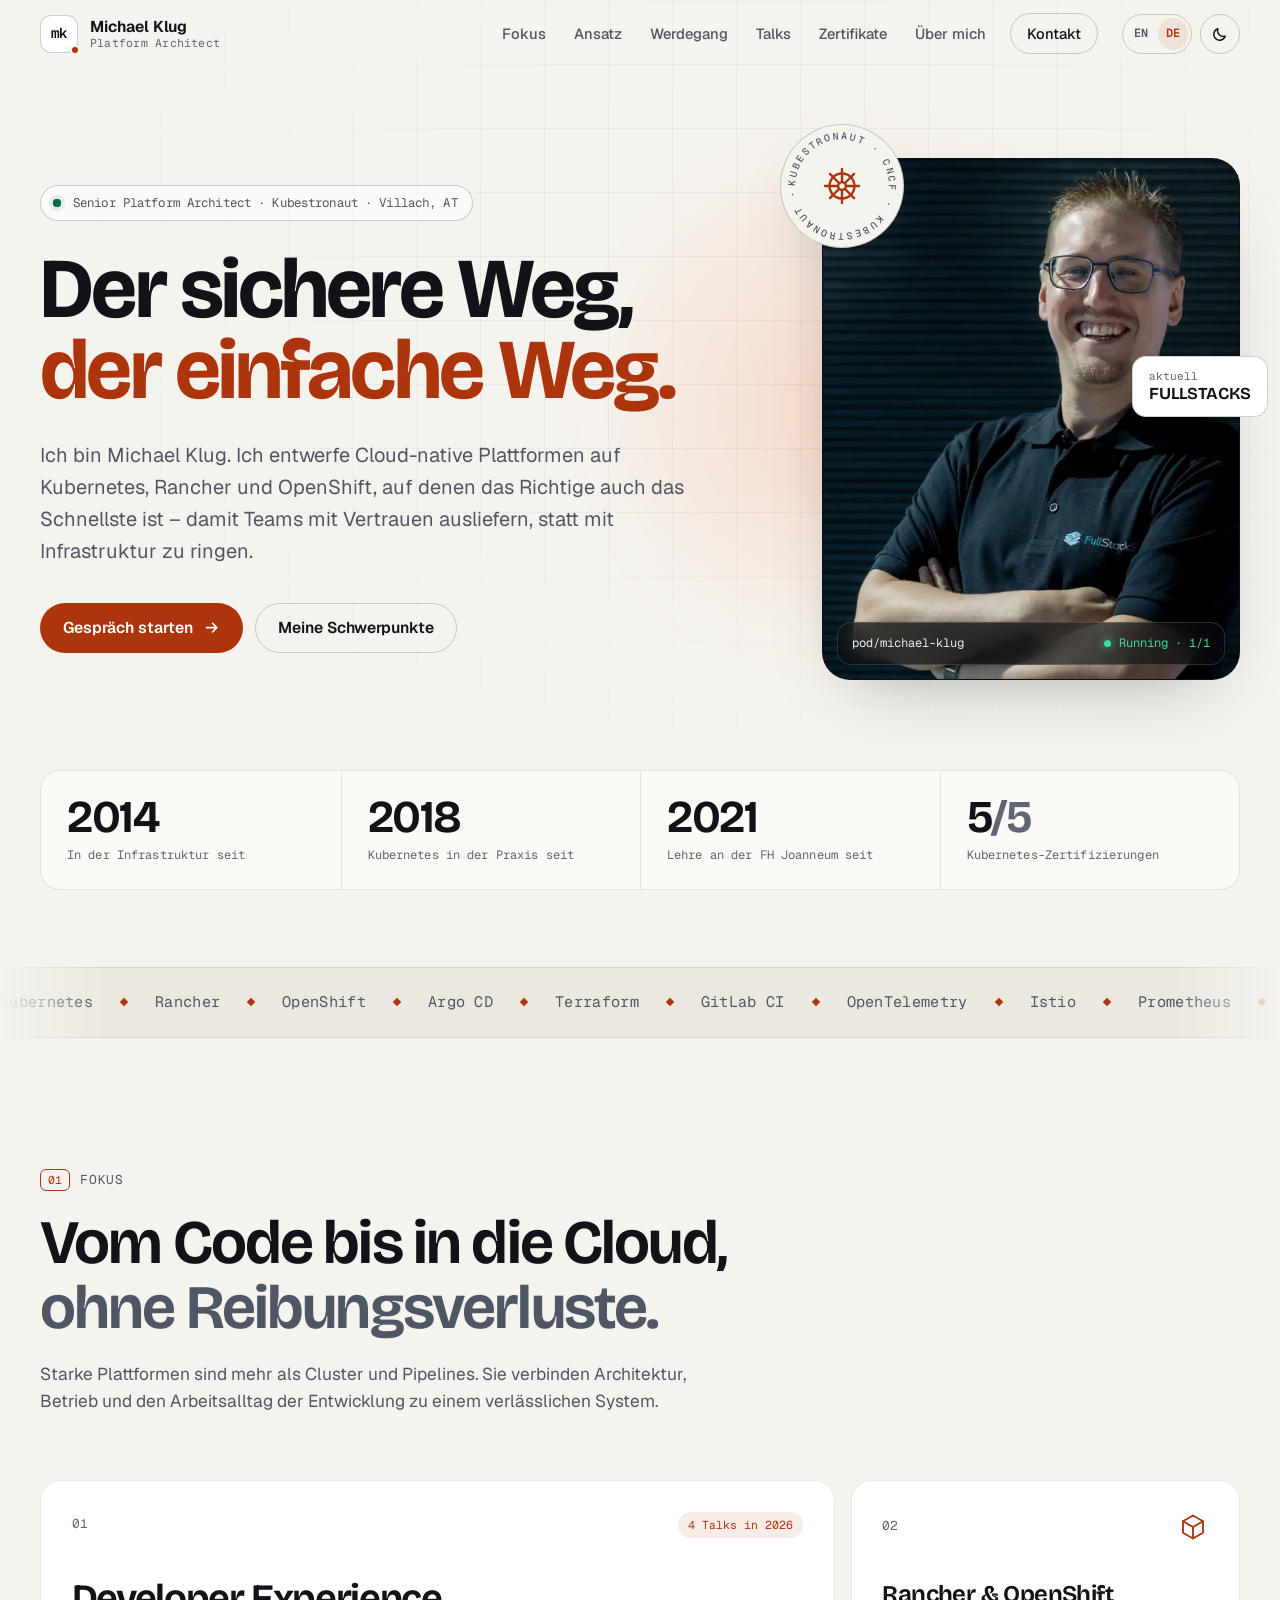
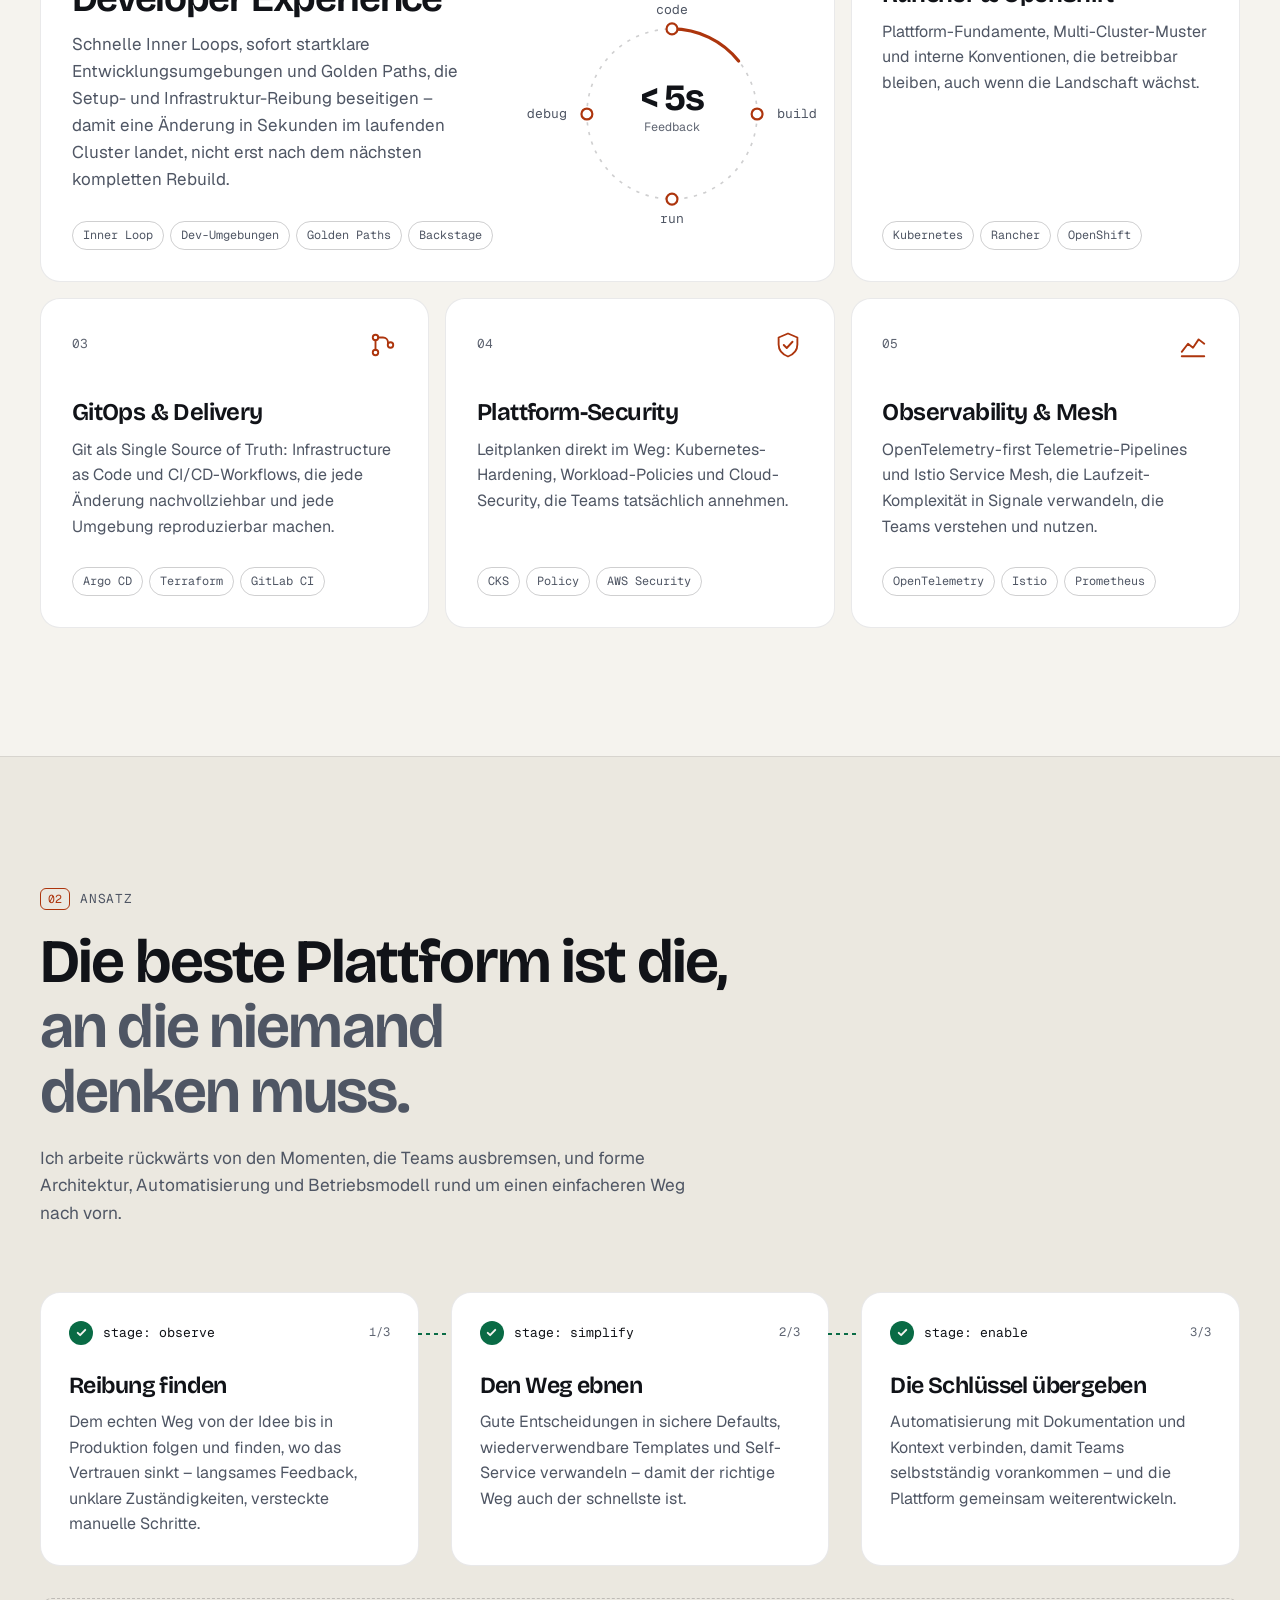
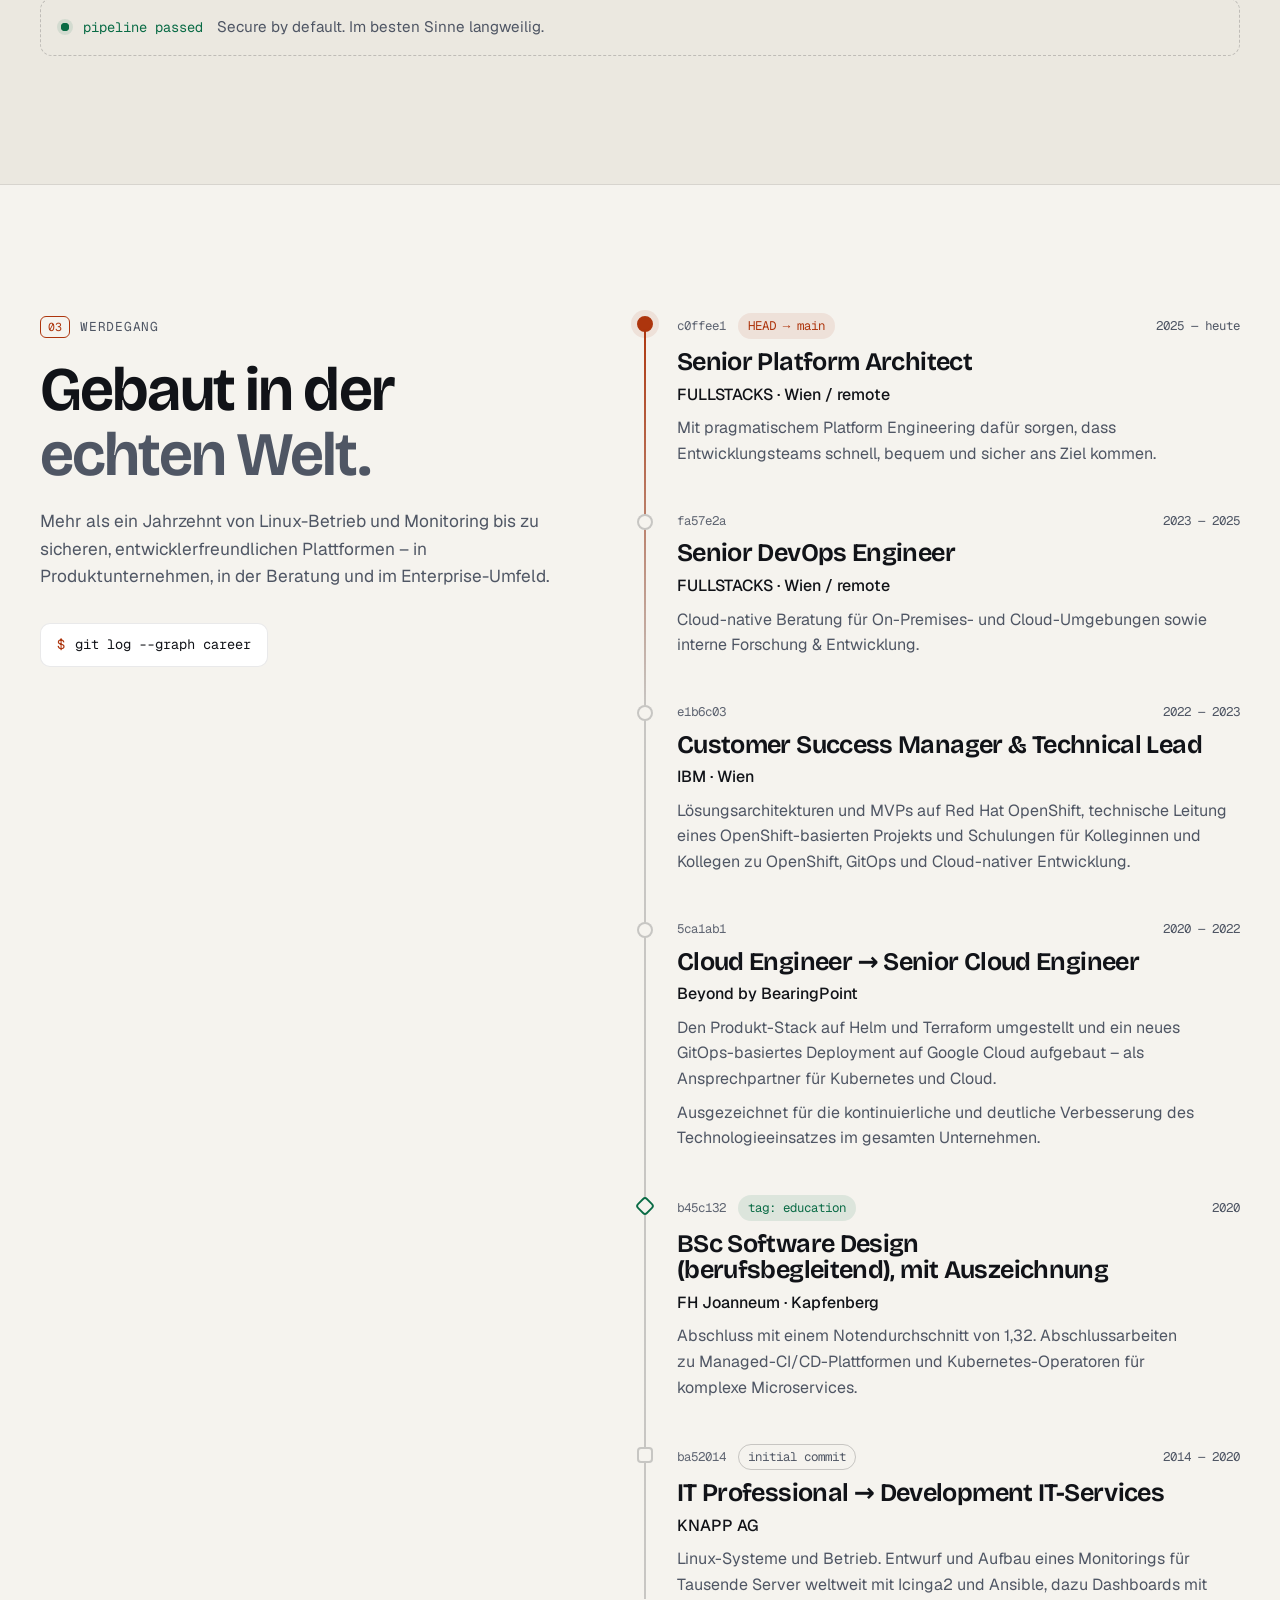
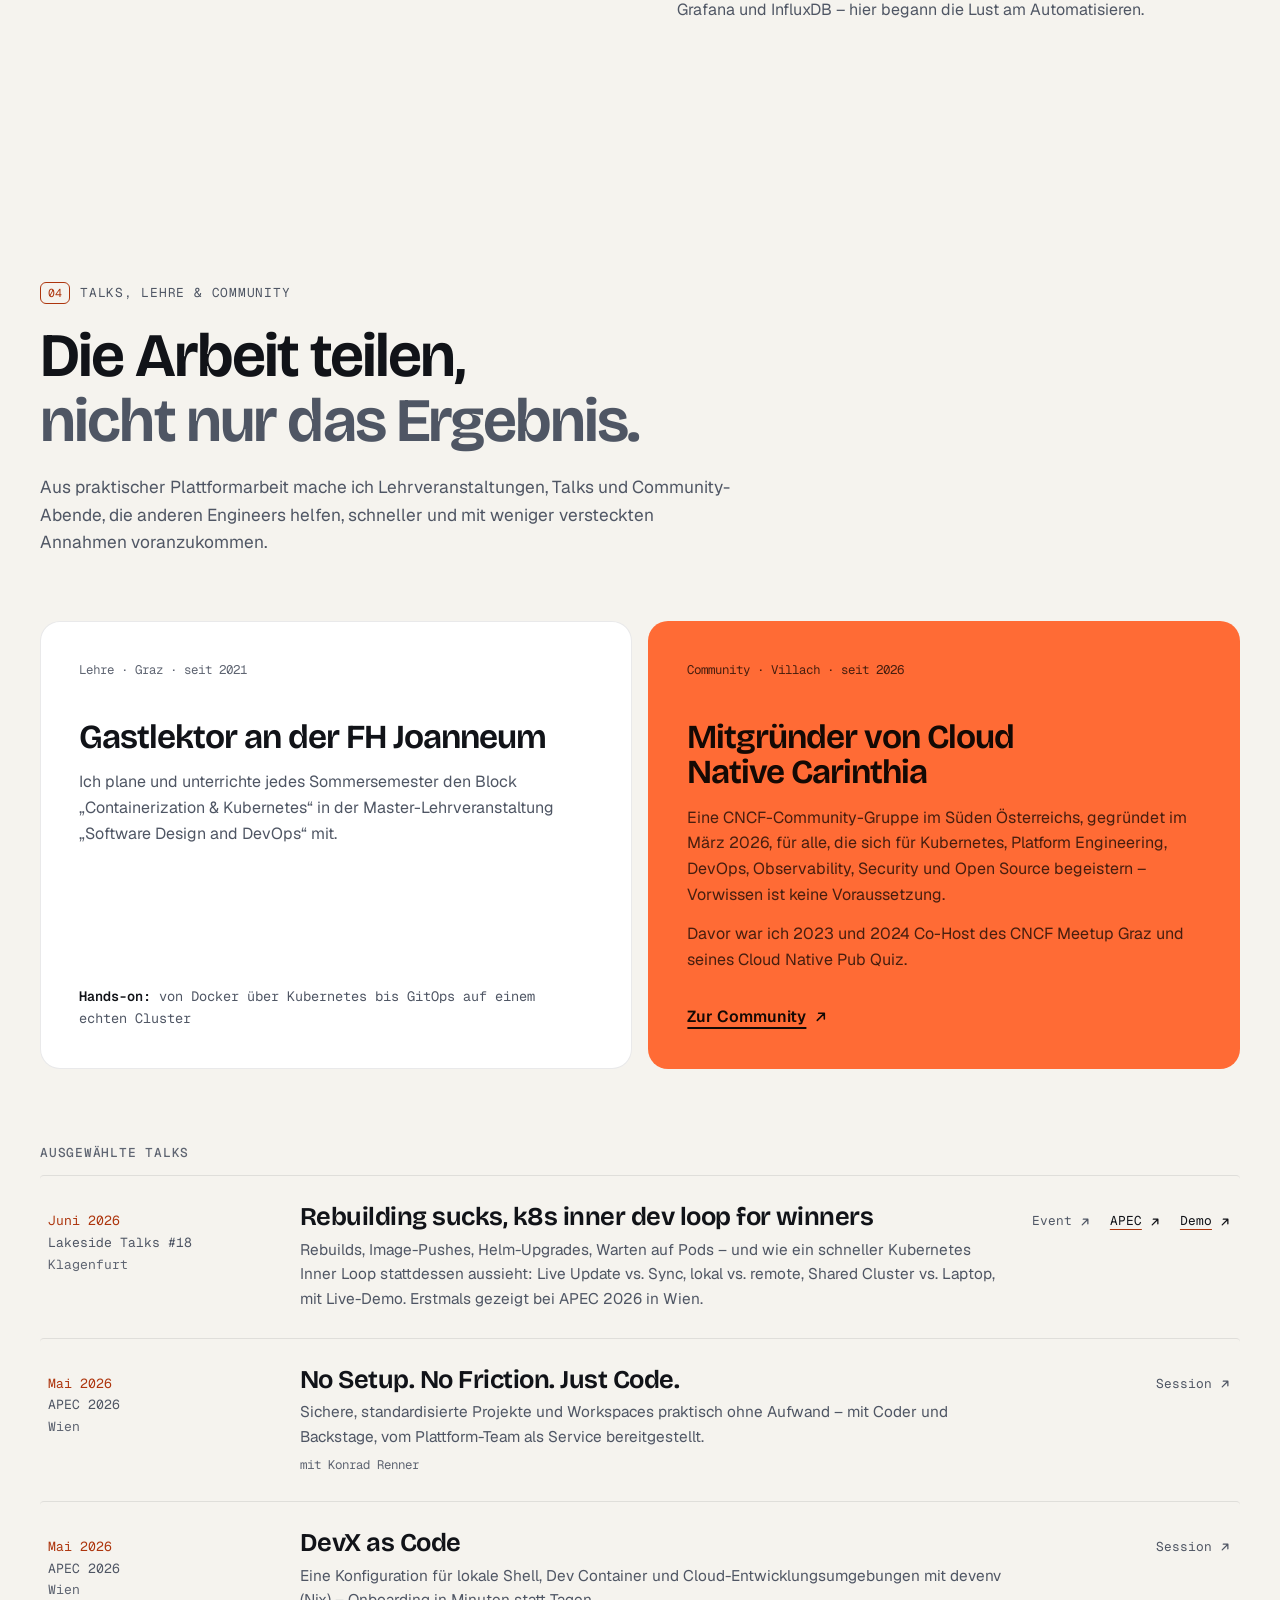
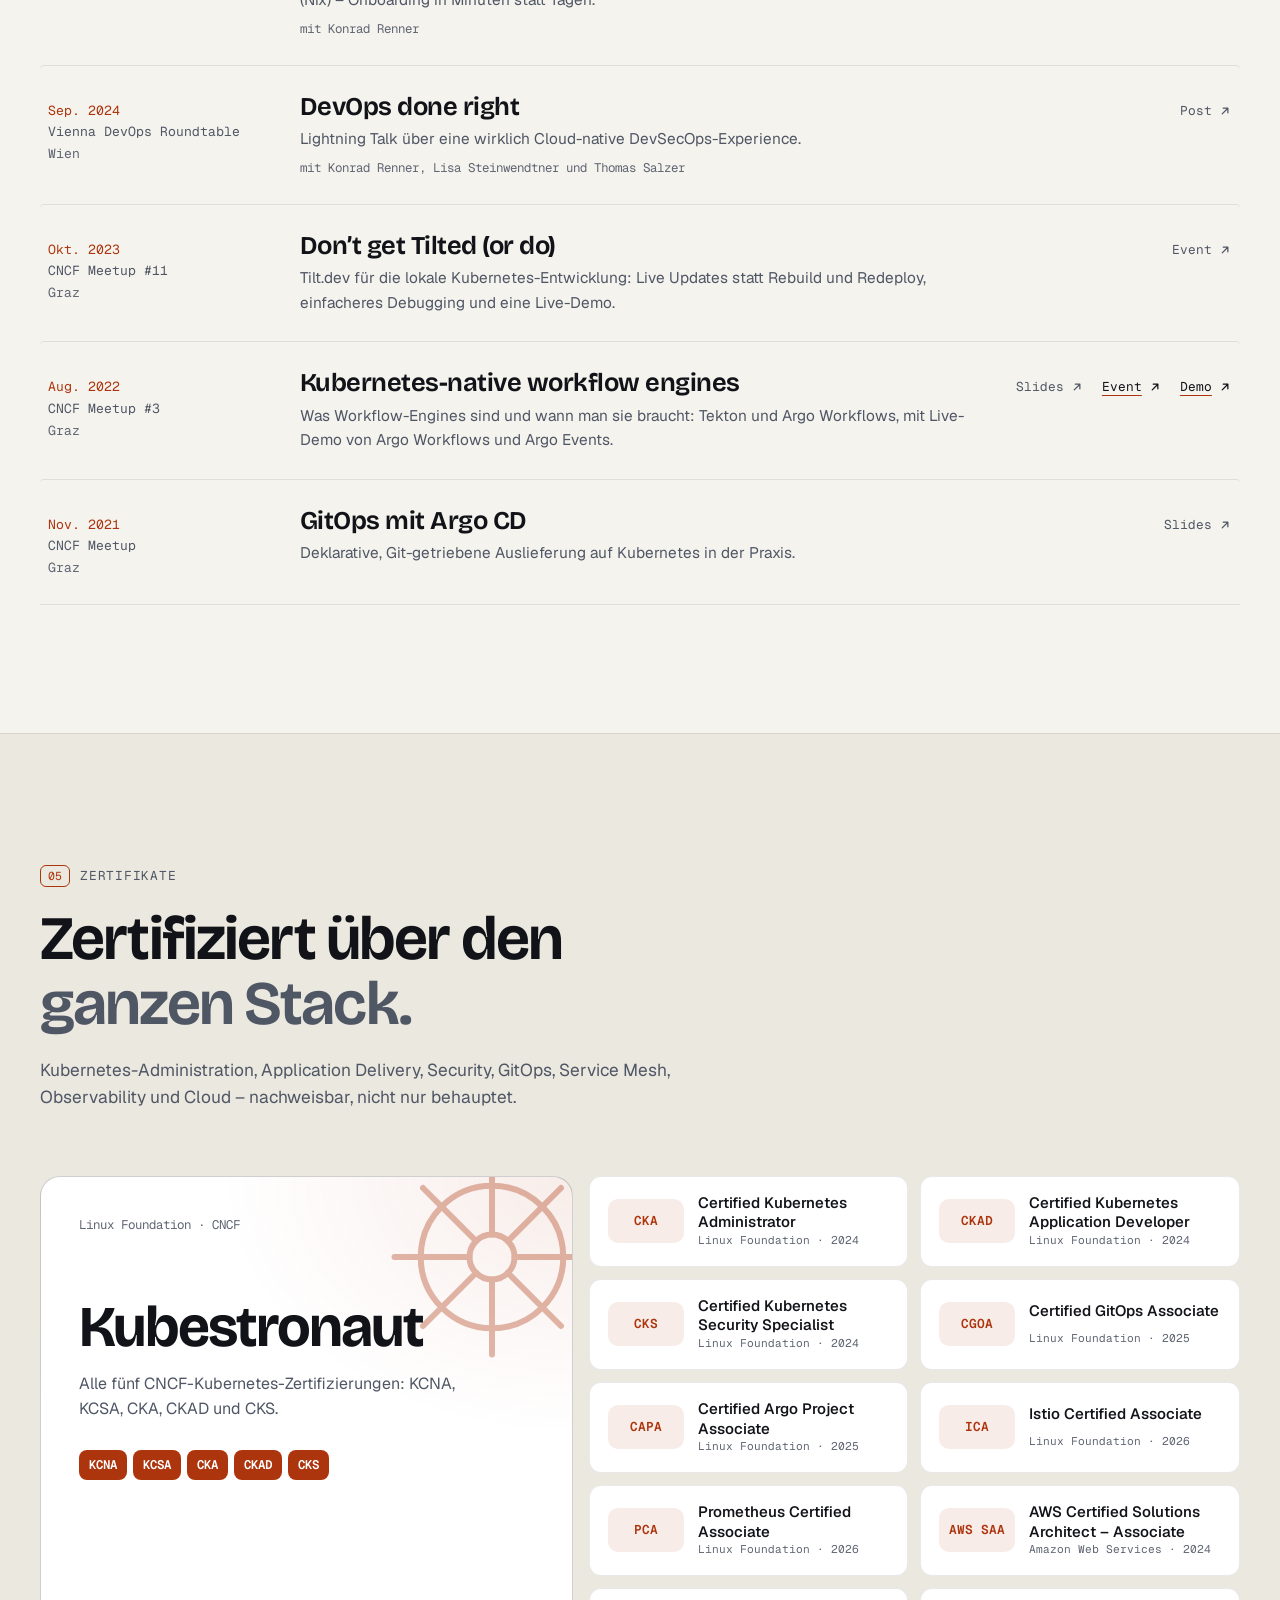
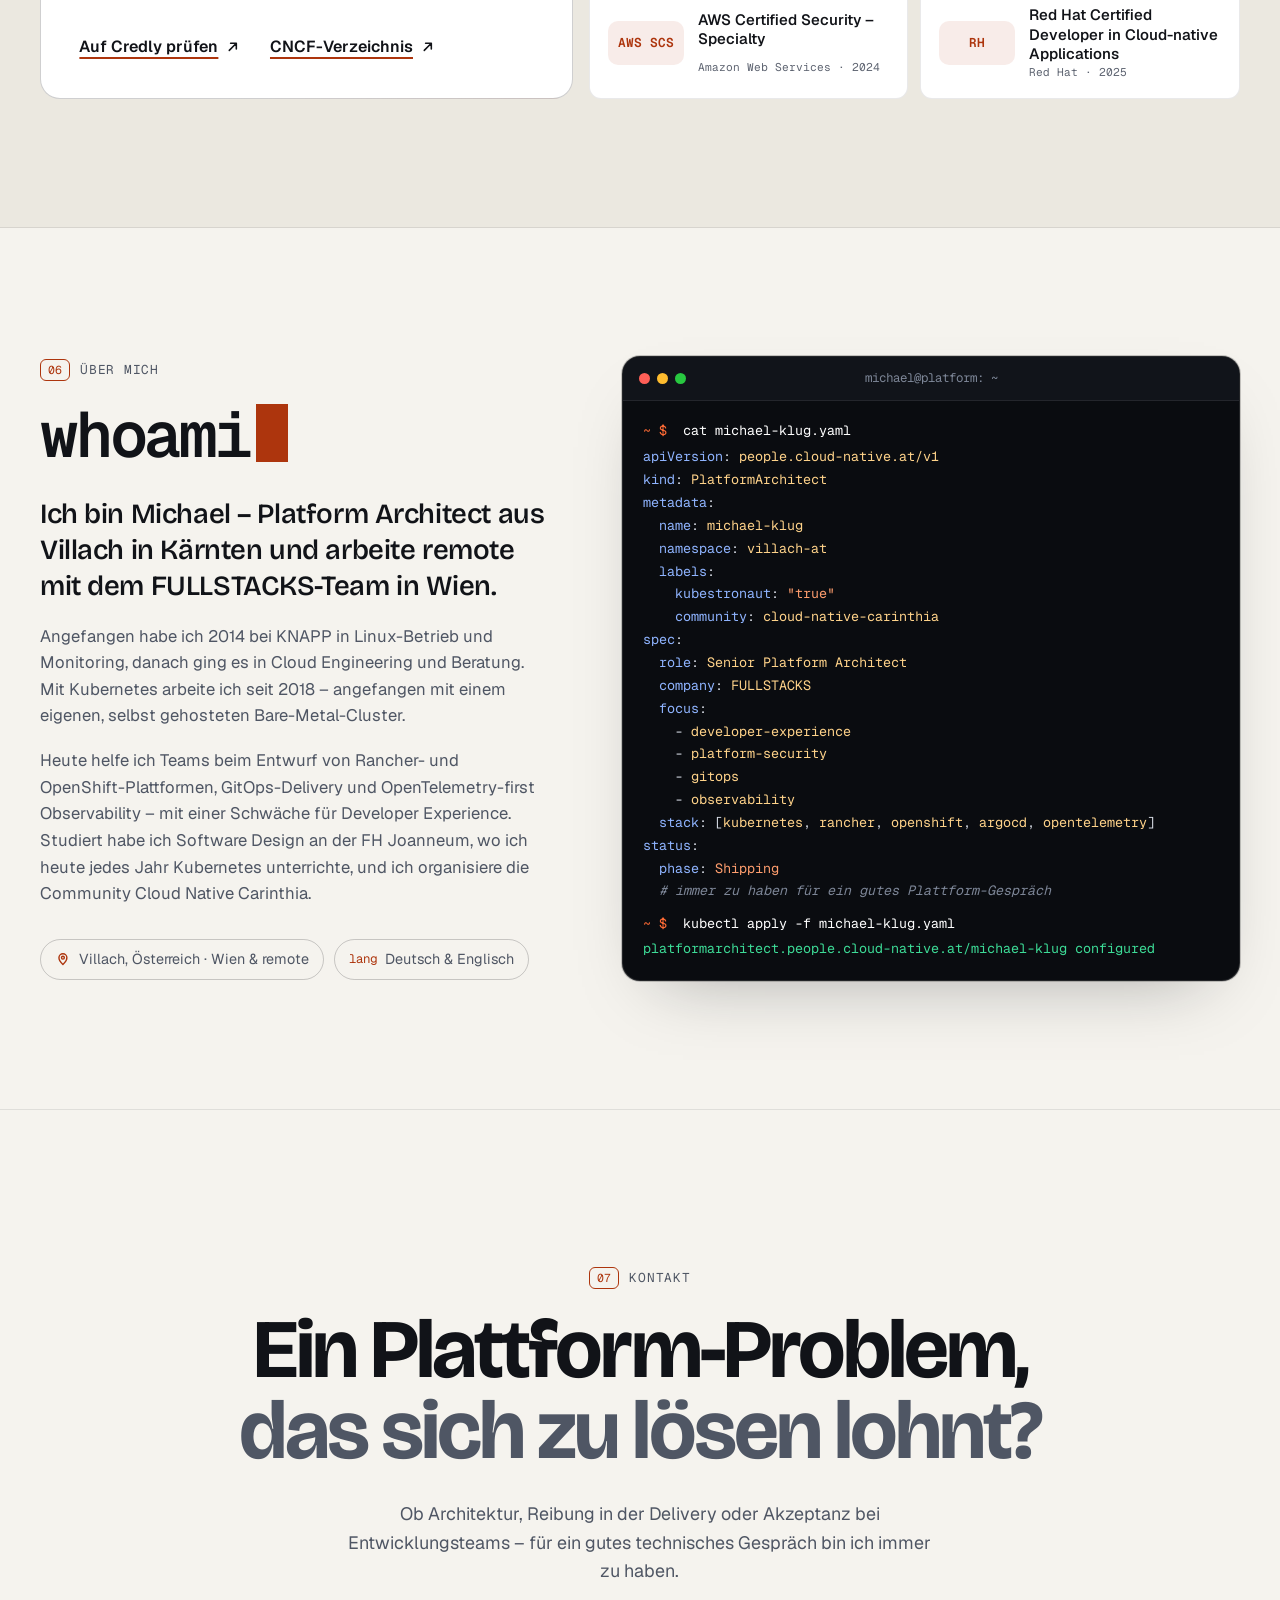
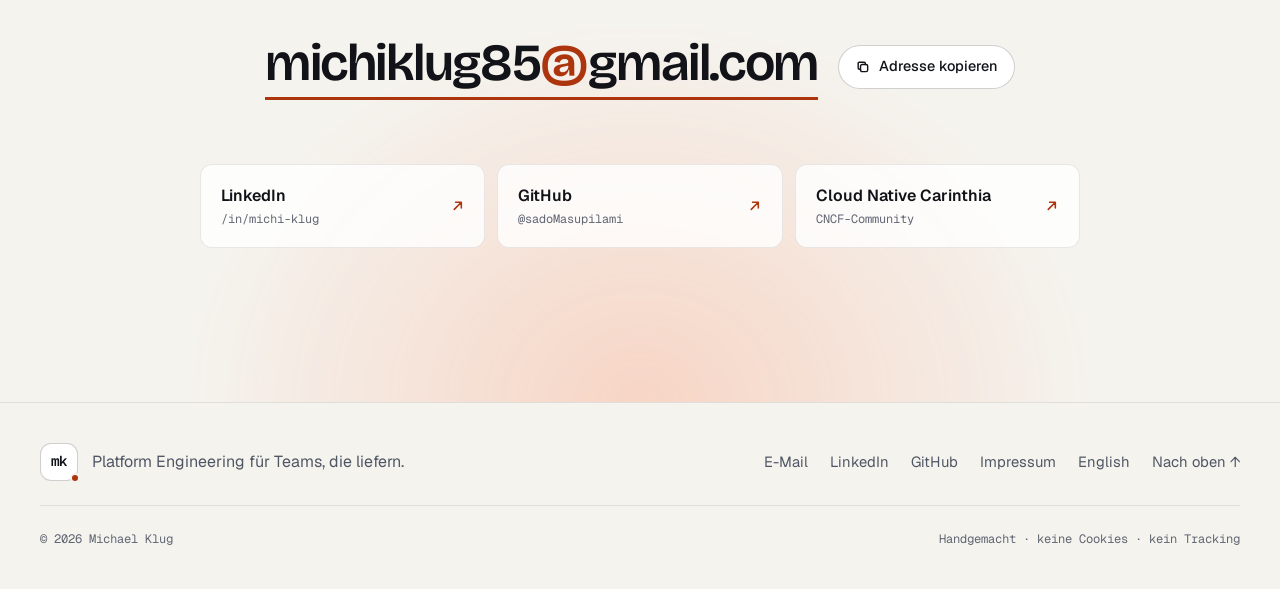
<file: de/index.html>
<!doctype html>
<html lang="de">
  <head>
    <meta charset="UTF-8" />
    <meta name="viewport" content="width=device-width, initial-scale=1.0" />

    <title>Michael Klug — Senior Platform Architect &amp; Kubestronaut</title>
    <meta
      name="description"
      content="Michael Klug ist Senior Platform Architect bei FULLSTACKS und Kubestronaut aus Villach. Er baut sichere, entwicklerfreundliche Plattformen mit Kubernetes, Rancher, OpenShift, GitOps und OpenTelemetry."
    />
    <meta name="author" content="Michael Klug" />
    <meta name="color-scheme" content="dark light" />
    <meta name="theme-color" content="#0b0d12" media="(prefers-color-scheme: dark)" />
    <meta name="theme-color" content="#f5f3ee" media="(prefers-color-scheme: light)" />
    <link rel="canonical" href="https://sadomasupilami.github.io/mklug-homepage/de/" />
    <link rel="alternate" hreflang="en" href="https://sadomasupilami.github.io/mklug-homepage/" />
    <link rel="alternate" hreflang="de" href="https://sadomasupilami.github.io/mklug-homepage/de/" />
    <link rel="alternate" hreflang="x-default" href="https://sadomasupilami.github.io/mklug-homepage/" />

    <meta property="og:type" content="profile" />
    <meta property="og:site_name" content="Michael Klug" />
    <meta property="og:locale" content="de_AT" />
    <meta property="og:locale:alternate" content="en_US" />
    <meta property="og:title" content="Michael Klug — Senior Platform Architect &amp; Kubestronaut" />
    <meta
      property="og:description"
      content="Der sichere Weg, der einfache Weg. Cloud-native Plattformen, die Entwicklungsteams wirklich gerne nutzen."
    />
    <meta property="og:url" content="https://sadomasupilami.github.io/mklug-homepage/de/" />
    <meta
      property="og:image"
      content="https://sadomasupilami.github.io/mklug-homepage/assets/social-card-de.png"
    />
    <meta property="og:image:type" content="image/png" />
    <meta property="og:image:width" content="1200" />
    <meta property="og:image:height" content="630" />
    <meta
      property="og:image:alt"
      content="Michael Klug, Senior Platform Architect: der sichere Weg, der einfache Weg."
    />
    <meta name="twitter:card" content="summary_large_image" />
    <meta
      name="twitter:image"
      content="https://sadomasupilami.github.io/mklug-homepage/assets/social-card-de.png"
    />

    <link rel="icon" href="../assets/favicon.svg" type="image/svg+xml" />
    <link rel="apple-touch-icon" href="../assets/apple-touch-icon.png" />
    <link rel="preload" href="../assets/fonts/bricolage-grotesque.woff2" as="font" type="font/woff2" crossorigin />
    <link rel="preload" href="../assets/fonts/geist.woff2" as="font" type="font/woff2" crossorigin />
    <link rel="stylesheet" href="../styles.css" />

    <script>
      (function () {
        try {
          var theme = localStorage.getItem("theme");
          if (theme === "light" || theme === "dark") {
            document.documentElement.dataset.theme = theme;
          }
        } catch (error) {}
        var root = document.documentElement;
        root.classList.add("js");
        window.setTimeout(function () {
          if (!window.__mkReady) root.classList.add("no-reveal");
        }, 2500);
      })();
    </script>

    <script type="application/ld+json">
      {
        "@context": "https://schema.org",
        "@type": "ProfilePage",
        "@id": "https://sadomasupilami.github.io/mklug-homepage/de/#profile",
        "url": "https://sadomasupilami.github.io/mklug-homepage/de/",
        "name": "Michael Klug — Senior Platform Architect & Kubestronaut",
        "inLanguage": "de",
        "dateModified": "2026-10-20",
        "mainEntity": {
          "@type": "Person",
          "@id": "https://sadomasupilami.github.io/mklug-homepage/#person",
          "name": "Michael Klug",
          "givenName": "Michael",
          "familyName": "Klug",
          "jobTitle": "Senior Platform Architect",
          "image": "https://sadomasupilami.github.io/mklug-homepage/assets/michael-klug-profile.jpg",
          "url": "https://sadomasupilami.github.io/mklug-homepage/",
          "email": "mailto:michiklug85@gmail.com",
          "sameAs": [
            "https://www.linkedin.com/in/michi-klug/",
            "https://github.com/sadoMasupilami",
            "https://sessionize.com/michael-klug"
          ],
          "worksFor": {"@type": "Organization", "name": "FULLSTACKS", "legalName": "FullStackS GmbH", "url": "https://fullstacks.io/"},
          "homeLocation": {
            "@type": "Place",
            "address": {
              "@type": "PostalAddress",
              "addressLocality": "Villach",
              "addressRegion": "Carinthia",
              "addressCountry": "AT"
            }
          },
          "alumniOf": {"@type": "CollegeOrUniversity", "name": "FH Joanneum", "url": "https://www.fh-joanneum.at/"},
          "memberOf": {"@type": "Organization", "name": "Cloud Native Carinthia", "url": "https://community.cncf.io/cloud-native-carinthia/"},
          "knowsLanguage": [
            "de",
            "en"
          ],
          "knowsAbout": [
            "Platform Engineering",
            "Developer Experience",
            "Kubernetes",
            "Rancher",
            "OpenShift",
            "GitOps",
            "Argo CD",
            "Infrastructure as Code",
            "Platform Security",
            "OpenTelemetry",
            "Istio",
            "Prometheus",
            "Backstage"
          ],
          "hasCredential": [
            {"@type": "EducationalOccupationalCredential", "name": "Kubestronaut", "credentialCategory": "Certification", "recognizedBy": {"@type": "Organization", "name": "The Linux Foundation"}, "url": "https://www.credly.com/badges/746972d2-5711-49da-adb9-190c93b9d49b"},
            {"@type": "EducationalOccupationalCredential", "name": "Kubernetes and Cloud Native Associate (KCNA)", "credentialCategory": "Certification", "recognizedBy": {"@type": "Organization", "name": "The Linux Foundation"}},
            {"@type": "EducationalOccupationalCredential", "name": "Kubernetes and Cloud Native Security Associate (KCSA)", "credentialCategory": "Certification", "recognizedBy": {"@type": "Organization", "name": "The Linux Foundation"}},
            {"@type": "EducationalOccupationalCredential", "name": "Certified Kubernetes Administrator (CKA)", "credentialCategory": "Certification", "recognizedBy": {"@type": "Organization", "name": "The Linux Foundation"}, "url": "https://www.credly.com/badges/2878c2cc-ad54-4fa1-bb05-195f686e6bb5"},
            {"@type": "EducationalOccupationalCredential", "name": "Certified Kubernetes Application Developer (CKAD)", "credentialCategory": "Certification", "recognizedBy": {"@type": "Organization", "name": "The Linux Foundation"}, "url": "https://www.credly.com/badges/9b6966a0-2987-46ea-bf01-4bb881c66b4e"},
            {"@type": "EducationalOccupationalCredential", "name": "Certified Kubernetes Security Specialist (CKS)", "credentialCategory": "Certification", "recognizedBy": {"@type": "Organization", "name": "The Linux Foundation"}, "url": "https://www.credly.com/badges/590890c8-0853-4305-8e59-6575182fbf09"},
            {"@type": "EducationalOccupationalCredential", "name": "Certified GitOps Associate (CGOA)", "credentialCategory": "Certification", "recognizedBy": {"@type": "Organization", "name": "The Linux Foundation"}, "url": "https://www.credly.com/badges/17396214-56f9-4669-8831-accf2b2cf406"},
            {"@type": "EducationalOccupationalCredential", "name": "Certified Argo Project Associate (CAPA)", "credentialCategory": "Certification", "recognizedBy": {"@type": "Organization", "name": "The Linux Foundation"}, "url": "https://www.credly.com/badges/366ce829-1753-4521-adf3-b970d9c75f63"},
            {"@type": "EducationalOccupationalCredential", "name": "Istio Certified Associate (ICA)", "credentialCategory": "Certification", "recognizedBy": {"@type": "Organization", "name": "The Linux Foundation"}, "url": "https://www.credly.com/badges/f935d9ec-7c9a-43e9-a65f-394552f7f266"},
            {"@type": "EducationalOccupationalCredential", "name": "Prometheus Certified Associate (PCA)", "credentialCategory": "Certification", "recognizedBy": {"@type": "Organization", "name": "The Linux Foundation"}, "url": "https://www.credly.com/badges/18e3b3e3-436d-419a-ad2a-cdc4ad603782"},
            {"@type": "EducationalOccupationalCredential", "name": "AWS Certified Solutions Architect – Associate", "credentialCategory": "Certification", "recognizedBy": {"@type": "Organization", "name": "Amazon Web Services"}, "url": "https://www.credly.com/badges/94de96ab-9429-4aa2-ad2f-daf6d67ccd73"},
            {"@type": "EducationalOccupationalCredential", "name": "AWS Certified Security – Specialty", "credentialCategory": "Certification", "recognizedBy": {"@type": "Organization", "name": "Amazon Web Services"}, "url": "https://www.credly.com/badges/ba353a86-6c76-4aff-b564-addd462716a5"},
            {"@type": "EducationalOccupationalCredential", "name": "Red Hat Certified Developer in Cloud-native Applications", "credentialCategory": "Certification", "recognizedBy": {"@type": "Organization", "name": "Red Hat"}, "url": "https://www.credly.com/badges/ec6f4dbe-42b4-40b8-887a-5990af366826"}
          ]
        }
      }
    </script>
  </head>

  <body>
    <a class="skip-link" href="#main">Zum Inhalt springen</a>

    <svg class="sprite" aria-hidden="true" focusable="false">
      <symbol id="i-arrow" viewBox="0 0 20 20"><path d="M4 10h12M11 5l5 5-5 5" /></symbol>
      <symbol id="i-external" viewBox="0 0 20 20"><path d="M6 14 14 6M7.5 6H14v6.5" /></symbol>
      <symbol id="i-copy" viewBox="0 0 20 20"><rect x="7" y="7" width="9" height="9" rx="2" /><path d="M13 7V5.5A1.5 1.5 0 0 0 11.5 4h-6A1.5 1.5 0 0 0 4 5.5v6A1.5 1.5 0 0 0 5.5 13H7" /></symbol>
      <symbol id="i-check" viewBox="0 0 20 20"><path d="m5 10.5 3.2 3L15 6.5" /></symbol>
      <symbol id="i-pin" viewBox="0 0 20 20"><path d="M10 17s5-4.6 5-8.5a5 5 0 0 0-10 0C5 12.4 10 17 10 17z" /><circle cx="10" cy="8.5" r="1.8" /></symbol>
      <symbol id="i-helm" viewBox="0 0 32 32">
        <circle cx="16" cy="16" r="9.5" />
        <circle cx="16" cy="16" r="3" />
        <path d="M16 3v10M16 19v10M3 16h10M19 16h10M6.8 6.8l7.1 7.1M18.1 18.1l7.1 7.1M25.2 6.8l-7.1 7.1M13.9 18.1l-7.1 7.1" />
      </symbol>
    </svg>

    <header class="site-header" data-header>
      <div class="container header-inner">
        <a class="brand" href="#top">
          <span class="brand-mark" aria-hidden="true">mk<i></i></span>
          <span class="brand-text">
            <strong>Michael Klug</strong>
            <small>Platform Architect</small>
          </span>
          <span class="sr-only">, nach oben</span>
        </a>

        <nav class="site-nav" id="site-nav" aria-label="Hauptnavigation" data-nav>
          <a href="#focus">Fokus</a>
          <a href="#approach">Ansatz</a>
          <a href="#career">Werdegang</a>
          <a href="#talks">Talks</a>
          <a href="#credentials">Zertifikate</a>
          <a href="#about">Über mich</a>
          <a class="nav-cta" href="#contact">Kontakt</a>
        </nav>

        <div class="header-actions">
          <nav class="lang-switch" aria-label="Sprache" data-lang-switch>
            <a href="../" hreflang="en" lang="en"><span aria-hidden="true">EN</span><span class="sr-only">English</span></a>
            <span aria-current="true"><span aria-hidden="true">DE</span><span class="sr-only">Deutsch</span></span>
          </nav>
          <button class="icon-button theme-toggle" type="button" data-theme-toggle aria-label="Farbschema wechseln">
            <svg class="icon-sun" viewBox="0 0 20 20" aria-hidden="true">
              <circle cx="10" cy="10" r="3.4" />
              <path d="M10 2.5v1.8M10 15.7v1.8M2.5 10h1.8M15.7 10h1.8M4.7 4.7l1.3 1.3M14 14l1.3 1.3M4.7 15.3 6 14M14 6l1.3-1.3" />
            </svg>
            <svg class="icon-moon" viewBox="0 0 20 20" aria-hidden="true">
              <path d="M15.8 12.4A6.5 6.5 0 0 1 7.6 4.2a6.5 6.5 0 1 0 8.2 8.2z" />
            </svg>
          </button>
          <button
            class="icon-button menu-toggle"
            type="button"
            aria-expanded="false"
            aria-controls="site-nav"
            data-menu-toggle
          >
            <span class="sr-only">Menü öffnen</span>
            <span class="menu-lines" aria-hidden="true"><i></i><i></i></span>
          </button>
        </div>
      </div>
    </header>

    <main id="main">
      <!-- Hero -->
      <section class="hero" id="top" aria-labelledby="hero-title">
        <div class="hero-backdrop" aria-hidden="true"></div>
        <div class="container hero-grid">
          <div class="hero-copy">
            <p class="hero-kicker reveal">
              <span class="status-dot" aria-hidden="true"></span>
              <span>Senior Platform Architect · Kubestronaut<span class="kicker-loc"> · Villach, AT</span></span>
            </p>
            <h1 id="hero-title" class="hero-title reveal" style="--d: 1">
              <span>Der sichere Weg,</span>
              <span class="accent-line">der einfache Weg.</span>
            </h1>
            <p class="hero-lede reveal" style="--d: 2">
              Ich bin Michael Klug. Ich entwerfe Cloud-native Plattformen auf Kubernetes, Rancher
              und OpenShift, auf denen das Richtige auch das Schnellste ist – damit Teams mit
              Vertrauen ausliefern, statt mit Infrastruktur zu ringen.
            </p>
            <div class="hero-actions reveal" style="--d: 3">
              <a class="button button-primary" href="mailto:michiklug85@gmail.com">
                Gespräch starten
                <svg class="icon" aria-hidden="true"><use href="#i-arrow" /></svg>
              </a>
              <a class="button button-ghost" href="#focus">Meine Schwerpunkte</a>
            </div>
          </div>

          <div class="hero-visual reveal" style="--d: 2">
            <figure class="portrait">
              <picture>
                <source srcset="../assets/michael-klug-profile.webp" type="image/webp" />
                <img
                  src="../assets/michael-klug-profile.jpg"
                  alt="Porträt von Michael Klug, lächelnd, mit verschränkten Armen, im dunklen FullStackS-Poloshirt"
                  width="600"
                  height="900"
                  decoding="async"
                  fetchpriority="high"
                />
              </picture>
              <figcaption class="pod-status">
                <span class="pod-name">pod/michael-klug</span>
                <span class="pod-state"><i aria-hidden="true"></i>Running · 1/1</span>
              </figcaption>
            </figure>

            <div class="orbit-badge" aria-hidden="true">
              <svg viewBox="0 0 120 120" class="orbit-text">
                <defs>
                  <path id="orbit-path" d="M60 60m-46 0a46 46 0 1 1 92 0a46 46 0 1 1-92 0" />
                </defs>
                <text>
                  <textPath href="#orbit-path">KUBESTRONAUT · CNCF · KUBESTRONAUT · CNCF ·</textPath>
                </text>
              </svg>
              <svg class="orbit-helm"><use href="#i-helm" /></svg>
            </div>

            <div class="float-chip chip-company">
              <small>aktuell</small>
              <strong>FULLSTACKS</strong>
            </div>
          </div>
        </div>

        <div class="container">
          <dl class="stat-strip reveal" style="--d: 3">
            <div>
              <dt>In der Infrastruktur seit</dt>
              <dd>2014</dd>
            </div>
            <div>
              <dt>Kubernetes in der Praxis seit</dt>
              <dd>2018</dd>
            </div>
            <div>
              <dt>Lehre an der FH Joanneum seit</dt>
              <dd>2021</dd>
            </div>
            <div>
              <dt>Kubernetes-Zertifizierungen</dt>
              <dd>5<span>/5</span></dd>
            </div>
          </dl>
        </div>
      </section>

      <!-- Stack marquee -->
      <div class="marquee">
        <ul class="marquee-track" aria-label="Technologien, mit denen ich arbeite">
          <li>Kubernetes</li>
          <li>Rancher</li>
          <li>OpenShift</li>
          <li>Argo CD</li>
          <li>Terraform</li>
          <li>GitLab CI</li>
          <li>OpenTelemetry</li>
          <li>Istio</li>
          <li>Prometheus</li>
          <li>Tekton</li>
          <li>Argo Workflows</li>
          <li>Backstage</li>
          <li>Coder</li>
          <li>Tilt</li>
          <li>Nix</li>
          <li>AWS</li>
        </ul>
        <ul class="marquee-track" aria-hidden="true">
          <li>Kubernetes</li>
          <li>Rancher</li>
          <li>OpenShift</li>
          <li>Argo CD</li>
          <li>Terraform</li>
          <li>GitLab CI</li>
          <li>OpenTelemetry</li>
          <li>Istio</li>
          <li>Prometheus</li>
          <li>Tekton</li>
          <li>Argo Workflows</li>
          <li>Backstage</li>
          <li>Coder</li>
          <li>Tilt</li>
          <li>Nix</li>
          <li>AWS</li>
        </ul>
      </div>

      <!-- Focus -->
      <section class="section" id="focus" aria-labelledby="focus-title">
        <div class="container">
          <header class="section-head reveal">
            <p class="section-label"><span>01</span> Fokus</p>
            <h2 id="focus-title">Vom Code bis in die Cloud, <em>ohne Reibungsverluste.</em></h2>
            <p>
              Starke Plattformen sind mehr als Cluster und Pipelines. Sie verbinden Architektur,
              Betrieb und den Arbeitsalltag der Entwicklung zu einem verlässlichen System.
            </p>
          </header>

          <div class="bento">
            <article class="card card-feature reveal" data-spotlight>
              <div class="card-top">
                <span class="card-index">01</span>
                <span class="card-chip">4 Talks in 2026</span>
              </div>
              <div class="feature-body">
                <div>
                  <h3>Developer Experience</h3>
                  <p>
                    Schnelle Inner Loops, sofort startklare Entwicklungsumgebungen und Golden Paths,
                    die Setup- und Infrastruktur-Reibung beseitigen – damit eine Änderung in
                    Sekunden im laufenden Cluster landet, nicht erst nach dem nächsten kompletten
                    Rebuild.
                  </p>
                  <ul class="tags" aria-label="Themen: Developer Experience">
                    <li>Inner Loop</li>
                    <li>Dev-Umgebungen</li>
                    <li>Golden Paths</li>
                    <li>Backstage</li>
                  </ul>
                </div>
                <svg class="loop-diagram" viewBox="0 0 220 220" role="img" aria-labelledby="loop-title">
                  <title id="loop-title">Der Inner Loop in der Entwicklung: Code, Build, Run, Debug – und in Sekunden von vorn</title>
                  <circle class="loop-ring" cx="110" cy="110" r="78" />
                  <circle class="loop-runner" cx="110" cy="110" r="78" />
                  <g class="loop-nodes">
                    <circle cx="110" cy="32" r="5" />
                    <circle cx="188" cy="110" r="5" />
                    <circle cx="110" cy="188" r="5" />
                    <circle cx="32" cy="110" r="5" />
                  </g>
                  <g class="loop-labels">
                    <text x="110" y="18" text-anchor="middle">code</text>
                    <text x="206" y="114" text-anchor="start">build</text>
                    <text x="110" y="210" text-anchor="middle">run</text>
                    <text x="14" y="114" text-anchor="end">debug</text>
                  </g>
                  <text class="loop-center" x="110" y="106">&lt; 5s</text>
                  <text class="loop-center-sub" x="110" y="126">Feedback</text>
                </svg>
              </div>
            </article>

            <article class="card reveal" style="--d: 1" data-spotlight>
              <div class="card-top">
                <span class="card-index">02</span>
                <svg class="card-icon" viewBox="0 0 24 24" aria-hidden="true">
                  <path d="M12 2.8 20 7.4v9.2l-8 4.6-8-4.6V7.4z" />
                  <path d="M4 7.4 12 12l8-4.6M12 12v9.2" />
                </svg>
              </div>
              <h3>Rancher &amp; OpenShift</h3>
              <p>
                Plattform-Fundamente, Multi-Cluster-Muster und interne Konventionen, die betreibbar
                bleiben, auch wenn die Landschaft wächst.
              </p>
              <ul class="tags" aria-label="Themen: Plattformen">
                <li>Kubernetes</li>
                <li>Rancher</li>
                <li>OpenShift</li>
              </ul>
            </article>

            <article class="card reveal" data-spotlight>
              <div class="card-top">
                <span class="card-index">03</span>
                <svg class="card-icon" viewBox="0 0 24 24" aria-hidden="true">
                  <circle cx="6" cy="6" r="2.2" />
                  <circle cx="6" cy="18" r="2.2" />
                  <circle cx="18" cy="12" r="2.2" />
                  <path d="M6 8.2v7.6M8.2 6H12a4 4 0 0 1 4 4v0" />
                </svg>
              </div>
              <h3>GitOps &amp; Delivery</h3>
              <p>
                Git als Single Source of Truth: Infrastructure as Code und CI/CD-Workflows, die jede
                Änderung nachvollziehbar und jede Umgebung reproduzierbar machen.
              </p>
              <ul class="tags" aria-label="Themen: Delivery">
                <li>Argo CD</li>
                <li>Terraform</li>
                <li>GitLab CI</li>
              </ul>
            </article>

            <article class="card reveal" style="--d: 1" data-spotlight>
              <div class="card-top">
                <span class="card-index">04</span>
                <svg class="card-icon" viewBox="0 0 24 24" aria-hidden="true">
                  <path d="M12 2.8 19.5 6v5.6c0 4.6-3.1 7.9-7.5 9.6-4.4-1.7-7.5-5-7.5-9.6V6z" />
                  <path d="m8.6 12 2.4 2.4 4.6-5" />
                </svg>
              </div>
              <h3>Plattform-Security</h3>
              <p>
                Leitplanken direkt im Weg: Kubernetes-Hardening, Workload-Policies und
                Cloud-Security, die Teams tatsächlich annehmen.
              </p>
              <ul class="tags" aria-label="Themen: Security">
                <li>CKS</li>
                <li>Policy</li>
                <li>AWS Security</li>
              </ul>
            </article>

            <article class="card reveal" style="--d: 2" data-spotlight>
              <div class="card-top">
                <span class="card-index">05</span>
                <svg class="card-icon" viewBox="0 0 24 24" aria-hidden="true">
                  <path d="M3 17.5 8 11l4 3.2 4.5-6.7L21 11" />
                  <path d="M3 21h18" />
                </svg>
              </div>
              <h3>Observability &amp; Mesh</h3>
              <p>
                OpenTelemetry-first Telemetrie-Pipelines und Istio Service Mesh, die
                Laufzeit-Komplexität in Signale verwandeln, die Teams verstehen und nutzen.
              </p>
              <ul class="tags" aria-label="Themen: Observability">
                <li>OpenTelemetry</li>
                <li>Istio</li>
                <li>Prometheus</li>
              </ul>
            </article>
          </div>
        </div>
      </section>

      <!-- Approach -->
      <section class="section section-panel" id="approach" aria-labelledby="approach-title">
        <div class="container">
          <header class="section-head reveal">
            <p class="section-label"><span>02</span> Ansatz</p>
            <h2 id="approach-title">Die beste Plattform ist die, <em>an die niemand denken muss.</em></h2>
            <p>
              Ich arbeite rückwärts von den Momenten, die Teams ausbremsen, und forme Architektur,
              Automatisierung und Betriebsmodell rund um einen einfacheren Weg nach vorn.
            </p>
          </header>

          <ol class="pipeline" data-pipeline>
            <li class="stage reveal">
              <div class="stage-head">
                <span class="stage-check" aria-hidden="true"><svg class="icon"><use href="#i-check" /></svg></span>
                <code>stage: observe</code>
                <span class="stage-step">1/3</span>
              </div>
              <h3>Reibung finden</h3>
              <p>
                Dem echten Weg von der Idee bis in Produktion folgen und finden, wo das Vertrauen
                sinkt – langsames Feedback, unklare Zuständigkeiten, versteckte manuelle Schritte.
              </p>
            </li>
            <li class="stage reveal" style="--d: 1">
              <div class="stage-head">
                <span class="stage-check" aria-hidden="true"><svg class="icon"><use href="#i-check" /></svg></span>
                <code>stage: simplify</code>
                <span class="stage-step">2/3</span>
              </div>
              <h3>Den Weg ebnen</h3>
              <p>
                Gute Entscheidungen in sichere Defaults, wiederverwendbare Templates und
                Self-Service verwandeln – damit der richtige Weg auch der schnellste ist.
              </p>
            </li>
            <li class="stage reveal" style="--d: 2">
              <div class="stage-head">
                <span class="stage-check" aria-hidden="true"><svg class="icon"><use href="#i-check" /></svg></span>
                <code>stage: enable</code>
                <span class="stage-step">3/3</span>
              </div>
              <h3>Die Schlüssel übergeben</h3>
              <p>
                Automatisierung mit Dokumentation und Kontext verbinden, damit Teams selbstständig
                vorankommen – und die Plattform gemeinsam weiterentwickeln.
              </p>
            </li>
          </ol>

          <p class="pipeline-result reveal">
            <span class="status-dot" aria-hidden="true"></span>
            <code>pipeline passed</code>
            <span>Secure by default. Im besten Sinne langweilig.</span>
          </p>
        </div>
      </section>

      <!-- Career -->
      <section class="section" id="career" aria-labelledby="career-title">
        <div class="container career-grid">
          <header class="section-head section-head-sticky reveal">
            <p class="section-label"><span>03</span> Werdegang</p>
            <h2 id="career-title">Gebaut in der <em>echten Welt.</em></h2>
            <p>
              Mehr als ein Jahrzehnt von Linux-Betrieb und Monitoring bis zu sicheren,
              entwicklerfreundlichen Plattformen – in Produktunternehmen, in der Beratung und im
              Enterprise-Umfeld.
            </p>
            <p class="log-command" aria-hidden="true"><span>$</span> git log --graph career</p>
          </header>

          <ol class="gitlog" aria-label="Beruflicher Werdegang, neueste Station zuerst">
            <li class="commit is-head reveal">
              <div class="commit-meta">
                <code class="commit-hash" aria-hidden="true">c0ffee1</code>
                <span class="ref ref-head">HEAD → main</span>
                <time>2025 — heute</time>
              </div>
              <h3>Senior Platform Architect</h3>
              <p class="commit-org">FULLSTACKS · Wien / remote</p>
              <p>
                Mit pragmatischem Platform Engineering dafür sorgen, dass Entwicklungsteams schnell,
                bequem und sicher ans Ziel kommen.
              </p>
            </li>
            <li class="commit reveal">
              <div class="commit-meta">
                <code class="commit-hash" aria-hidden="true">fa57e2a</code>
                <time>2023 — 2025</time>
              </div>
              <h3>Senior DevOps Engineer</h3>
              <p class="commit-org">FULLSTACKS · Wien / remote</p>
              <p>Cloud-native Beratung für On-Premises- und Cloud-Umgebungen sowie interne Forschung &amp; Entwicklung.</p>
            </li>
            <li class="commit reveal">
              <div class="commit-meta">
                <code class="commit-hash" aria-hidden="true">e1b6c03</code>
                <time>2022 — 2023</time>
              </div>
              <h3>Customer Success Manager &amp; Technical Lead</h3>
              <p class="commit-org">IBM · Wien</p>
              <p>
                Lösungsarchitekturen und MVPs auf Red Hat OpenShift, technische Leitung eines
                OpenShift-basierten Projekts und Schulungen für Kolleginnen und Kollegen zu
                OpenShift, GitOps und Cloud-nativer Entwicklung.
              </p>
            </li>
            <li class="commit reveal">
              <div class="commit-meta">
                <code class="commit-hash" aria-hidden="true">5ca1ab1</code>
                <time>2020 — 2022</time>
              </div>
              <h3>Cloud Engineer → Senior Cloud Engineer</h3>
              <p class="commit-org">Beyond by BearingPoint</p>
              <p>
                Den Produkt-Stack auf Helm und Terraform umgestellt und ein neues GitOps-basiertes
                Deployment auf Google Cloud aufgebaut – als Ansprechpartner für Kubernetes und
                Cloud.
              </p>
              <p>
                Ausgezeichnet für die kontinuierliche und deutliche Verbesserung des
                Technologieeinsatzes im gesamten Unternehmen.
              </p>
            </li>
            <li class="commit is-merge reveal">
              <div class="commit-meta">
                <code class="commit-hash" aria-hidden="true">b45c132</code>
                <span class="ref ref-tag">tag: education</span>
                <time>2020</time>
              </div>
              <h3>BSc Software Design (berufsbegleitend), mit Auszeichnung</h3>
              <p class="commit-org">FH Joanneum · Kapfenberg</p>
              <p>
                Abschluss mit einem Notendurchschnitt von 1,32. Abschlussarbeiten zu
                Managed-CI/CD-Plattformen und Kubernetes-Operatoren für komplexe Microservices.
              </p>
            </li>
            <li class="commit is-root reveal">
              <div class="commit-meta">
                <code class="commit-hash" aria-hidden="true">ba52014</code>
                <span class="ref">initial commit</span>
                <time>2014 — 2020</time>
              </div>
              <h3>IT Professional → Development IT-Services</h3>
              <p class="commit-org">KNAPP AG</p>
              <p>
                Linux-Systeme und Betrieb. Entwurf und Aufbau eines Monitorings für Tausende Server
                weltweit mit Icinga2 und Ansible, dazu Dashboards mit Grafana und InfluxDB – hier
                begann die Lust am Automatisieren.
              </p>
            </li>
          </ol>
        </div>
      </section>

      <!-- Talks -->
      <section class="section" id="talks" aria-labelledby="talks-title">
        <div class="container">
          <header class="section-head reveal">
            <p class="section-label"><span>04</span> Talks, Lehre &amp; Community</p>
            <h2 id="talks-title">Die Arbeit teilen, <em>nicht nur das Ergebnis.</em></h2>
            <p>
              Aus praktischer Plattformarbeit mache ich Lehrveranstaltungen, Talks und
              Community-Abende, die anderen Engineers helfen, schneller und mit weniger versteckten
              Annahmen voranzukommen.
            </p>
          </header>

          <div class="highlights">
            <article class="highlight reveal" data-spotlight>
              <p class="highlight-label">Lehre · Graz · seit 2021</p>
              <h3>Gastlektor an der FH Joanneum</h3>
              <p>
                Ich plane und unterrichte jedes Sommersemester den Block „Containerization &amp;
                Kubernetes“ in der Master-Lehrveranstaltung „Software Design and DevOps“ mit.
              </p>
              <p class="highlight-foot"><strong>Hands-on:</strong> von Docker über Kubernetes bis GitOps auf einem echten Cluster</p>
            </article>

            <article class="highlight highlight-accent reveal" style="--d: 1" data-spotlight>
              <p class="highlight-label">Community · Villach · seit 2026</p>
              <h3>Mitgründer von Cloud Native Carinthia</h3>
              <p>
                Eine CNCF-Community-Gruppe im Süden Österreichs, gegründet im März 2026, für alle,
                die sich für Kubernetes, Platform Engineering, DevOps, Observability, Security und
                Open Source begeistern – Vorwissen ist keine Voraussetzung.
              </p>
              <p>
                Davor war ich 2023 und 2024 Co-Host des CNCF Meetup Graz und seines Cloud Native Pub
                Quiz.
              </p>
              <a
                class="text-link"
                href="https://community.cncf.io/cloud-native-carinthia/"
                target="_blank"
                rel="noreferrer"
              >
                Zur Community
                <svg class="icon" aria-hidden="true"><use href="#i-external" /></svg>
              </a>
            </article>
          </div>

          <div class="talks reveal">
            <h3 class="talks-title">Ausgewählte Talks</h3>
            <ul class="talk-list">
              <li class="talk">
                <p class="talk-when"><time datetime="2026-06-11">Juni 2026</time> <span>Lakeside Talks #18</span> <span class="talk-where">Klagenfurt</span></p>
                <div class="talk-what">
                  <h4 lang="en">
                    <a class="talk-link" href="https://www.meetup.com/de-DE/lakeside-talks/events/315009679/" target="_blank" rel="noreferrer">Rebuilding sucks, k8s inner dev loop for winners</a>
                  </h4>
                  <p>
                    Rebuilds, Image-Pushes, Helm-Upgrades, Warten auf Pods – und wie ein schneller
                    Kubernetes Inner Loop stattdessen aussieht: Live Update vs. Sync, lokal vs.
                    remote, Shared Cluster vs. Laptop, mit Live-Demo. Erstmals gezeigt bei APEC 2026
                    in Wien.
                  </p>
                </div>
                <p class="talk-go">
                  <span class="talk-go-primary" aria-hidden="true">Event <svg class="icon"><use href="#i-external" /></svg></span>
                  <a href="https://austrian-plattform-engineering-community.sessionize.com/session/1134479" target="_blank" rel="noreferrer">APEC <svg class="icon" aria-hidden="true"><use href="#i-external" /></svg></a>
                  <a href="https://github.com/sadoMasupilami/tilt-demo" target="_blank" rel="noreferrer">Demo <svg class="icon" aria-hidden="true"><use href="#i-external" /></svg></a>
                </p>
              </li>
              <li class="talk">
                <p class="talk-when"><time datetime="2026-05-07">Mai 2026</time> <span>APEC 2026</span> <span class="talk-where">Wien</span></p>
                <div class="talk-what">
                  <h4 lang="en">
                    <a class="talk-link" href="https://austrian-plattform-engineering-community.sessionize.com/session/1131330" target="_blank" rel="noreferrer">No Setup. No Friction. Just Code.</a>
                  </h4>
                  <p>
                    Sichere, standardisierte Projekte und Workspaces praktisch ohne Aufwand – mit
                    Coder und Backstage, vom Plattform-Team als Service bereitgestellt.
                  </p>
                  <p class="talk-with">mit Konrad Renner</p>
                </div>
                <p class="talk-go">
                  <span class="talk-go-primary" aria-hidden="true">Session <svg class="icon"><use href="#i-external" /></svg></span>
                </p>
              </li>
              <li class="talk">
                <p class="talk-when"><time datetime="2026-05-07">Mai 2026</time> <span>APEC 2026</span> <span class="talk-where">Wien</span></p>
                <div class="talk-what">
                  <h4 lang="en">
                    <a class="talk-link" href="https://austrian-plattform-engineering-community.sessionize.com/session/1131407" target="_blank" rel="noreferrer">DevX as Code</a>
                  </h4>
                  <p>
                    Eine Konfiguration für lokale Shell, Dev Container und
                    Cloud-Entwicklungsumgebungen mit devenv (Nix) – Onboarding in Minuten statt
                    Tagen.
                  </p>
                  <p class="talk-with">mit Konrad Renner</p>
                </div>
                <p class="talk-go">
                  <span class="talk-go-primary" aria-hidden="true">Session <svg class="icon"><use href="#i-external" /></svg></span>
                </p>
              </li>
              <li class="talk">
                <p class="talk-when"><time datetime="2024-09-19">Sep. 2024</time> <span>Vienna DevOps Roundtable</span> <span class="talk-where">Wien</span></p>
                <div class="talk-what">
                  <h4 lang="en">
                    <a class="talk-link" href="https://www.linkedin.com/posts/fullstacks-gmbh_viennadevopsroundtable-staycool-devops-activity-7237053583802695680-0Mi7" target="_blank" rel="noreferrer">DevOps done right</a>
                  </h4>
                  <p>Lightning Talk über eine wirklich Cloud-native DevSecOps-Experience.</p>
                  <p class="talk-with">mit Konrad Renner, Lisa Steinwendtner und Thomas Salzer</p>
                </div>
                <p class="talk-go">
                  <span class="talk-go-primary" aria-hidden="true">Post <svg class="icon"><use href="#i-external" /></svg></span>
                </p>
              </li>
              <li class="talk">
                <p class="talk-when"><time datetime="2023-10-03">Okt. 2023</time> <span>CNCF Meetup #11</span> <span class="talk-where">Graz</span></p>
                <div class="talk-what">
                  <h4 lang="en">
                    <a class="talk-link" href="https://ocgroups.dev/cncf/group/cloud-native-graz/event/ap3df2r" target="_blank" rel="noreferrer">Don’t get Tilted (or do)</a>
                  </h4>
                  <p>
                    Tilt.dev für die lokale Kubernetes-Entwicklung: Live Updates statt Rebuild und
                    Redeploy, einfacheres Debugging und eine Live-Demo.
                  </p>
                </div>
                <p class="talk-go">
                  <span class="talk-go-primary" aria-hidden="true">Event <svg class="icon"><use href="#i-external" /></svg></span>
                </p>
              </li>
              <li class="talk">
                <p class="talk-when"><time datetime="2022-08-29">Aug. 2022</time> <span>CNCF Meetup #3</span> <span class="talk-where">Graz</span></p>
                <div class="talk-what">
                  <h4 lang="en">
                    <a class="talk-link" href="https://github.com/DrackThor/cncf-chapter-graz/blob/main/2022-08-29/workflow-engines.pdf" target="_blank" rel="noreferrer">Kubernetes-native workflow engines</a>
                  </h4>
                  <p>
                    Was Workflow-Engines sind und wann man sie braucht: Tekton und Argo Workflows,
                    mit Live-Demo von Argo Workflows und Argo Events.
                  </p>
                </div>
                <p class="talk-go">
                  <span class="talk-go-primary" aria-hidden="true">Slides <svg class="icon"><use href="#i-external" /></svg></span>
                  <a href="https://ocgroups.dev/cncf/group/cloud-native-graz/event/vzfn3z9" target="_blank" rel="noreferrer">Event <svg class="icon" aria-hidden="true"><use href="#i-external" /></svg></a>
                  <a href="https://github.com/sadoMasupilami/cncf_workflows" target="_blank" rel="noreferrer">Demo <svg class="icon" aria-hidden="true"><use href="#i-external" /></svg></a>
                </p>
              </li>
              <li class="talk">
                <p class="talk-when"><time datetime="2021-11-24">Nov. 2021</time> <span>CNCF Meetup</span> <span class="talk-where">Graz</span></p>
                <div class="talk-what">
                  <h4>
                    <a class="talk-link" href="https://github.com/DrackThor/cncf-chapter-graz/blob/main/2021-11/2021_11_gitops_argocd.pdf" target="_blank" rel="noreferrer">GitOps mit Argo CD</a>
                  </h4>
                  <p>Deklarative, Git-getriebene Auslieferung auf Kubernetes in der Praxis.</p>
                </div>
                <p class="talk-go">
                  <span class="talk-go-primary" aria-hidden="true">Slides <svg class="icon"><use href="#i-external" /></svg></span>
                </p>
              </li>
            </ul>
          </div>
        </div>
      </section>

      <!-- Credentials -->
      <section class="section section-panel" id="credentials" aria-labelledby="credentials-title">
        <div class="container">
          <header class="section-head reveal">
            <p class="section-label"><span>05</span> Zertifikate</p>
            <h2 id="credentials-title">Zertifiziert über den <em>ganzen Stack.</em></h2>
            <p>
              Kubernetes-Administration, Application Delivery, Security, GitOps, Service Mesh,
              Observability und Cloud – nachweisbar, nicht nur behauptet.
            </p>
          </header>

          <div class="creds">
            <article class="kubestronaut reveal" data-spotlight>
              <svg class="kubestronaut-helm" aria-hidden="true"><use href="#i-helm" /></svg>
              <p class="kubestronaut-label">Linux Foundation · CNCF</p>
              <h3 class="kubestronaut-title">Kubestronaut</h3>
              <p class="kubestronaut-text">
                Alle fünf CNCF-Kubernetes-Zertifizierungen: KCNA, KCSA, CKA, CKAD und CKS.
              </p>
              <p class="kubestronaut-row" aria-hidden="true">
                <span>KCNA</span><span>KCSA</span><span>CKA</span><span>CKAD</span><span>CKS</span>
              </p>
              <p class="kubestronaut-links">
                <a class="text-link" href="https://www.credly.com/badges/746972d2-5711-49da-adb9-190c93b9d49b/linked_in_profile" target="_blank" rel="noreferrer">
                  Auf Credly prüfen
                  <svg class="icon" aria-hidden="true"><use href="#i-external" /></svg>
                </a>
                <a class="text-link" href="https://www.cncf.io/training/kubestronaut/?_sf_s=klug" target="_blank" rel="noreferrer">
                  CNCF-Verzeichnis
                  <svg class="icon" aria-hidden="true"><use href="#i-external" /></svg>
                </a>
              </p>
            </article>

            <ul class="cert-grid" lang="en">
              <li class="reveal">
                <a href="https://www.credly.com/badges/2878c2cc-ad54-4fa1-bb05-195f686e6bb5/linked_in_profile" target="_blank" rel="noreferrer">
                  <code>CKA</code><span>Certified Kubernetes Administrator</span><small>Linux Foundation · 2024</small>
                </a>
              </li>
              <li class="reveal">
                <a href="https://www.credly.com/badges/9b6966a0-2987-46ea-bf01-4bb881c66b4e/linked_in_profile" target="_blank" rel="noreferrer">
                  <code>CKAD</code><span>Certified Kubernetes Application Developer</span><small>Linux Foundation · 2024</small>
                </a>
              </li>
              <li class="reveal">
                <a href="https://www.credly.com/badges/590890c8-0853-4305-8e59-6575182fbf09/linked_in_profile" target="_blank" rel="noreferrer">
                  <code>CKS</code><span>Certified Kubernetes Security Specialist</span><small>Linux Foundation · 2024</small>
                </a>
              </li>
              <li class="reveal">
                <a href="https://www.credly.com/badges/17396214-56f9-4669-8831-accf2b2cf406/linked_in_profile" target="_blank" rel="noreferrer">
                  <code>CGOA</code><span>Certified GitOps Associate</span><small>Linux Foundation · 2025</small>
                </a>
              </li>
              <li class="reveal">
                <a href="https://www.credly.com/badges/366ce829-1753-4521-adf3-b970d9c75f63/linked_in_profile" target="_blank" rel="noreferrer">
                  <code>CAPA</code><span>Certified Argo Project Associate</span><small>Linux Foundation · 2025</small>
                </a>
              </li>
              <li class="reveal">
                <a href="https://www.credly.com/badges/f935d9ec-7c9a-43e9-a65f-394552f7f266/linked_in_profile" target="_blank" rel="noreferrer">
                  <code>ICA</code><span>Istio Certified Associate</span><small>Linux Foundation · 2026</small>
                </a>
              </li>
              <li class="reveal">
                <a href="https://www.credly.com/badges/18e3b3e3-436d-419a-ad2a-cdc4ad603782/linked_in_profile" target="_blank" rel="noreferrer">
                  <code>PCA</code><span>Prometheus Certified Associate</span><small>Linux Foundation · 2026</small>
                </a>
              </li>
              <li class="reveal">
                <a href="https://www.credly.com/badges/94de96ab-9429-4aa2-ad2f-daf6d67ccd73/linked_in_profile" target="_blank" rel="noreferrer">
                  <code>AWS SAA</code><span>AWS Certified Solutions Architect – Associate</span><small>Amazon Web Services · 2024</small>
                </a>
              </li>
              <li class="reveal">
                <a href="https://www.credly.com/badges/ba353a86-6c76-4aff-b564-addd462716a5/linked_in_profile" target="_blank" rel="noreferrer">
                  <code>AWS SCS</code><span>AWS Certified Security – Specialty</span><small>Amazon Web Services · 2024</small>
                </a>
              </li>
              <li class="reveal">
                <a href="https://www.credly.com/badges/c188ab51-965d-449d-a8dd-81d8c3e3ee52" target="_blank" rel="noreferrer">
                  <code>RH</code><span>Red Hat Certified Developer in Cloud-native Applications</span><small>Red Hat · 2025</small>
                </a>
              </li>
            </ul>
          </div>
        </div>
      </section>

      <!-- About -->
      <section class="section" id="about" aria-labelledby="about-title">
        <div class="container about-grid">
          <div class="about-copy reveal">
            <p class="section-label"><span>06</span> Über mich</p>
            <h2 id="about-title"><code>whoami</code></h2>
            <p class="about-lede">
              Ich bin Michael – Platform Architect aus Villach in Kärnten und arbeite remote mit dem
              FULLSTACKS-Team in Wien.
            </p>
            <p>
              Angefangen habe ich 2014 bei KNAPP in Linux-Betrieb und Monitoring, danach ging es in
              Cloud Engineering und Beratung. Mit Kubernetes arbeite ich seit 2018 – angefangen mit
              einem eigenen, selbst gehosteten Bare-Metal-Cluster.
            </p>
            <p>
              Heute helfe ich Teams beim Entwurf von Rancher- und OpenShift-Plattformen,
              GitOps-Delivery und OpenTelemetry-first Observability – mit einer Schwäche für
              Developer Experience. Studiert habe ich Software Design an der FH Joanneum, wo ich
              heute jedes Jahr Kubernetes unterrichte, und ich organisiere die Community Cloud
              Native Carinthia.
            </p>
            <ul class="about-facts">
              <li><svg class="icon" aria-hidden="true"><use href="#i-pin" /></svg> Villach, Österreich · Wien &amp; remote</li>
              <li><span class="fact-key" aria-hidden="true">lang</span> Deutsch &amp; Englisch</li>
            </ul>
          </div>

          <div class="terminal reveal" style="--d: 1" data-terminal>
            <div class="terminal-bar">
              <span class="terminal-dots" aria-hidden="true"><i></i><i></i><i></i></span>
              <span class="terminal-title">michael@platform: ~</span>
              <span class="terminal-hint" data-terminal-hint hidden>interaktiv</span>
            </div>
            <div class="terminal-body" data-terminal-body tabindex="-1">
              <div class="terminal-log" data-terminal-log role="log" aria-label="Terminal-Ausgabe">
                <p class="t-cmd"><span class="t-prompt" aria-hidden="true">~ $</span> cat michael-klug.yaml</p>
<pre class="t-yaml"><code><span class="y-k">apiVersion</span>: <span class="y-s">people.cloud-native.at/v1</span>
<span class="y-k">kind</span>: <span class="y-s">PlatformArchitect</span>
<span class="y-k">metadata</span>:
  <span class="y-k">name</span>: <span class="y-s">michael-klug</span>
  <span class="y-k">namespace</span>: <span class="y-s">villach-at</span>
  <span class="y-k">labels</span>:
    <span class="y-k">kubestronaut</span>: <span class="y-v">"true"</span>
    <span class="y-k">community</span>: <span class="y-s">cloud-native-carinthia</span>
<span class="y-k">spec</span>:
  <span class="y-k">role</span>: <span class="y-s">Senior Platform Architect</span>
  <span class="y-k">company</span>: <span class="y-s">FULLSTACKS</span>
  <span class="y-k">focus</span>:
    - <span class="y-s">developer-experience</span>
    - <span class="y-s">platform-security</span>
    - <span class="y-s">gitops</span>
    - <span class="y-s">observability</span>
  <span class="y-k">stack</span>: [<span class="y-s">kubernetes</span>, <span class="y-s">rancher</span>, <span class="y-s">openshift</span>, <span class="y-s">argocd</span>, <span class="y-s">opentelemetry</span>]
<span class="y-k">status</span>:
  <span class="y-k">phase</span>: <span class="y-v">Shipping</span>
  <span class="y-c"># immer zu haben für ein gutes Plattform-Gespräch</span></code></pre>
                <p class="t-cmd"><span class="t-prompt" aria-hidden="true">~ $</span> kubectl apply -f michael-klug.yaml</p>
                <p class="t-out t-ok">platformarchitect.people.cloud-native.at/michael-klug configured</p>
              </div>
              <form class="terminal-input" data-terminal-form hidden>
                <label class="t-prompt" for="terminal-cmd">~ $</label>
                <input
                  id="terminal-cmd"
                  name="cmd"
                  type="text"
                  autocomplete="off"
                  autocapitalize="off"
                  spellcheck="false"
                  placeholder="help eingeben und Enter drücken"
                  aria-label="Terminal-Befehl. help eingeben und Enter drücken."
                />
              </form>
            </div>
          </div>
        </div>
      </section>

      <!-- Contact -->
      <section class="contact" id="contact" aria-labelledby="contact-title">
        <div class="contact-glow" aria-hidden="true"></div>
        <div class="container contact-inner">
          <p class="section-label reveal"><span>07</span> Kontakt</p>
          <h2 id="contact-title" class="reveal">
            Ein Plattform-Problem, <em>das sich zu lösen lohnt?</em>
          </h2>
          <p class="contact-lede reveal">
            Ob Architektur, Reibung in der Delivery oder Akzeptanz bei Entwicklungsteams – für ein
            gutes technisches Gespräch bin ich immer zu haben.
          </p>

          <div class="contact-mail reveal">
            <a class="mail-link" href="mailto:michiklug85@gmail.com">
              michiklug85<span>@</span>gmail.com
            </a>
            <button class="copy-button" type="button" data-copy="michiklug85@gmail.com">
              <svg class="icon icon-copy" aria-hidden="true"><use href="#i-copy" /></svg>
              <svg class="icon icon-done" aria-hidden="true"><use href="#i-check" /></svg>
              <span data-copy-label>Adresse kopieren</span>
            </button>
          </div>

          <ul class="contact-links reveal">
            <li>
              <a href="https://www.linkedin.com/in/michi-klug/" target="_blank" rel="noreferrer">
                <span>LinkedIn</span><small>/in/michi-klug</small>
                <svg class="icon" aria-hidden="true"><use href="#i-external" /></svg>
              </a>
            </li>
            <li>
              <a href="https://github.com/sadoMasupilami" target="_blank" rel="noreferrer">
                <span>GitHub</span><small>@sadoMasupilami</small>
                <svg class="icon" aria-hidden="true"><use href="#i-external" /></svg>
              </a>
            </li>
            <li>
              <a href="https://community.cncf.io/cloud-native-carinthia/" target="_blank" rel="noreferrer">
                <span>Cloud Native Carinthia</span><small>CNCF-Community</small>
                <svg class="icon" aria-hidden="true"><use href="#i-external" /></svg>
              </a>
            </li>
          </ul>
        </div>
      </section>
    </main>

    <footer class="site-footer">
      <div class="container footer-inner">
        <div class="footer-brand">
          <span class="brand-mark" aria-hidden="true">mk<i></i></span>
          <p>Platform Engineering für Teams, die liefern.</p>
        </div>
        <nav class="footer-links" aria-label="Fußzeile">
          <a href="mailto:michiklug85@gmail.com">E-Mail</a>
          <a href="https://www.linkedin.com/in/michi-klug/" target="_blank" rel="noreferrer">LinkedIn</a>
          <a href="https://github.com/sadoMasupilami" target="_blank" rel="noreferrer">GitHub</a>
          <a href="../impressum.html">Impressum</a>
          <a href="../" hreflang="en" lang="en">English</a>
          <a href="#top">Nach oben ↑</a>
        </nav>
        <p class="footer-note">
          <span>© <span data-year>2026</span> Michael Klug</span>
          <span>Handgemacht · keine Cookies · kein Tracking</span>
        </p>
      </div>
    </footer>

    <script src="../script.js" defer></script>
  </body>
</html>
</file>
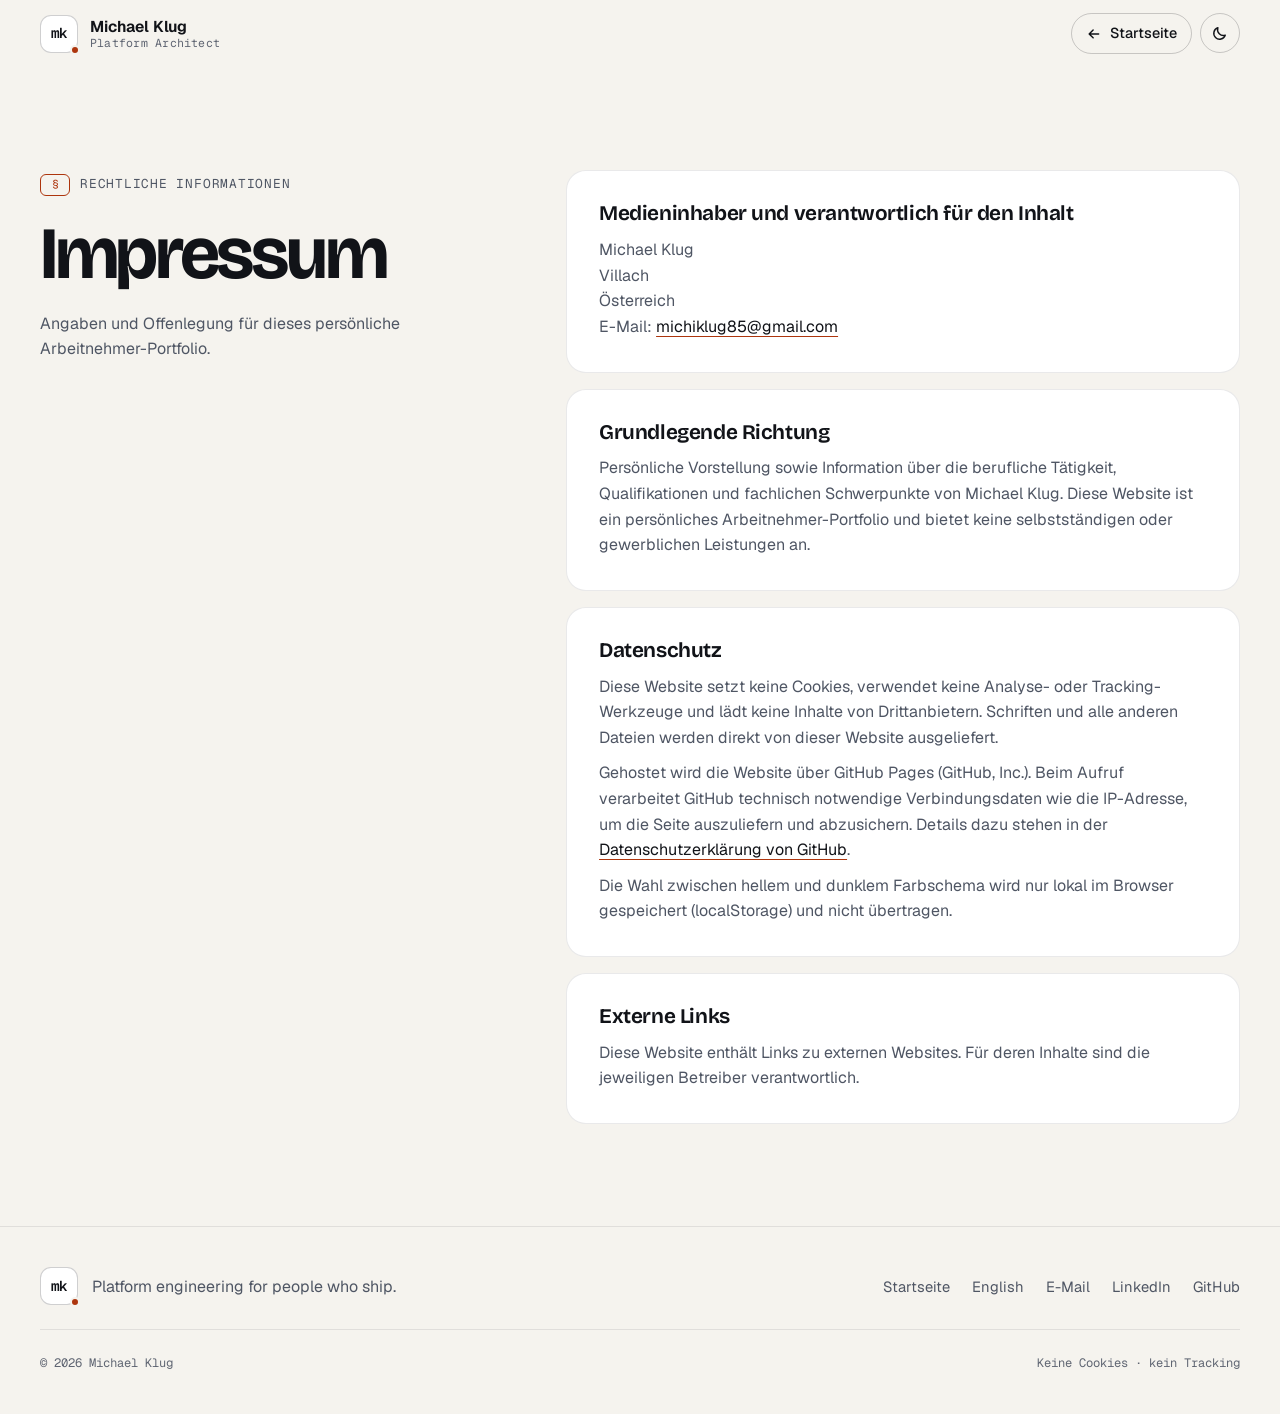
<file: impressum.html>
<!doctype html>
<html lang="de">
  <head>
    <meta charset="UTF-8" />
    <meta name="viewport" content="width=device-width, initial-scale=1.0" />

    <title>Impressum — Michael Klug</title>
    <meta
      name="description"
      content="Impressum und Offenlegung der persönlichen Portfolio-Website von Michael Klug."
    />
    <meta name="color-scheme" content="dark light" />
    <meta name="theme-color" content="#0b0d12" media="(prefers-color-scheme: dark)" />
    <meta name="theme-color" content="#f5f3ee" media="(prefers-color-scheme: light)" />
    <link rel="canonical" href="https://sadomasupilami.github.io/mklug-homepage/impressum.html" />

    <link rel="icon" href="assets/favicon.svg" type="image/svg+xml" />
    <link rel="apple-touch-icon" href="assets/apple-touch-icon.png" />
    <link rel="preload" href="assets/fonts/bricolage-grotesque.woff2" as="font" type="font/woff2" crossorigin />
    <link rel="stylesheet" href="styles.css" />

    <script>
      (function () {
        try {
          var theme = localStorage.getItem("theme");
          if (theme === "light" || theme === "dark") {
            document.documentElement.dataset.theme = theme;
          }
        } catch (error) {}
      })();
    </script>
  </head>

  <body class="page-simple">
    <a class="skip-link" href="#main">Zum Inhalt springen</a>

    <svg class="sprite" aria-hidden="true" focusable="false">
      <symbol id="i-arrow" viewBox="0 0 20 20"><path d="M4 10h12M11 5l5 5-5 5" /></symbol>
    </svg>

    <header class="site-header is-scrolled" data-header>
      <div class="container header-inner">
        <a class="brand" href="de/" aria-label="Michael Klug, Platform Architect – zur Startseite">
          <span class="brand-mark" aria-hidden="true">mk<i></i></span>
          <span class="brand-text">
            <strong>Michael Klug</strong>
            <small>Platform Architect</small>
          </span>
        </a>
        <div class="header-actions">
          <a class="back-link" href="de/">
            <svg class="icon" aria-hidden="true"><use href="#i-arrow" /></svg>
            Startseite
          </a>
          <button class="icon-button theme-toggle" type="button" data-theme-toggle aria-label="Farbschema wechseln">
            <svg class="icon-sun" viewBox="0 0 20 20" aria-hidden="true">
              <circle cx="10" cy="10" r="3.4" />
              <path d="M10 2.5v1.8M10 15.7v1.8M2.5 10h1.8M15.7 10h1.8M4.7 4.7l1.3 1.3M14 14l1.3 1.3M4.7 15.3 6 14M14 6l1.3-1.3" />
            </svg>
            <svg class="icon-moon" viewBox="0 0 20 20" aria-hidden="true">
              <path d="M15.8 12.4A6.5 6.5 0 0 1 7.6 4.2a6.5 6.5 0 1 0 8.2 8.2z" />
            </svg>
          </button>
        </div>
      </div>
    </header>

    <main id="main" class="legal">
      <div class="container legal-grid">
        <div class="legal-head">
          <p class="section-label"><span>§</span> Rechtliche Informationen</p>
          <h1>Impressum</h1>
          <p>Angaben und Offenlegung für dieses persönliche Arbeitnehmer-Portfolio.</p>
        </div>

        <div class="legal-body">
          <section aria-labelledby="owner-title">
            <h2 id="owner-title">Medieninhaber und verantwortlich für den Inhalt</h2>
            <address>
              Michael Klug<br />
              Villach<br />
              Österreich
            </address>
            <p>
              E-Mail:
              <a href="mailto:michiklug85@gmail.com">michiklug85@gmail.com</a>
            </p>
          </section>

          <section aria-labelledby="purpose-title">
            <h2 id="purpose-title">Grundlegende Richtung</h2>
            <p>
              Persönliche Vorstellung sowie Information über die berufliche Tätigkeit,
              Qualifikationen und fachlichen Schwerpunkte von Michael Klug. Diese Website ist ein
              persönliches Arbeitnehmer-Portfolio und bietet keine selbstständigen oder
              gewerblichen Leistungen an.
            </p>
          </section>

          <section aria-labelledby="privacy-title">
            <h2 id="privacy-title">Datenschutz</h2>
            <p>
              Diese Website setzt keine Cookies, verwendet keine Analyse- oder Tracking-Werkzeuge und
              lädt keine Inhalte von Drittanbietern. Schriften und alle anderen Dateien werden direkt
              von dieser Website ausgeliefert.
            </p>
            <p>
              Gehostet wird die Website über GitHub Pages (GitHub, Inc.). Beim Aufruf verarbeitet
              GitHub technisch notwendige Verbindungsdaten wie die IP-Adresse, um die Seite
              auszuliefern und abzusichern. Details dazu stehen in der
              <a
                href="https://docs.github.com/de/site-policy/privacy-policies/github-general-privacy-statement"
                target="_blank"
                rel="noreferrer"
                >Datenschutzerklärung von GitHub</a
              >.
            </p>
            <p>
              Die Wahl zwischen hellem und dunklem Farbschema wird nur lokal im Browser gespeichert
              (localStorage) und nicht übertragen.
            </p>
          </section>

          <section aria-labelledby="links-title">
            <h2 id="links-title">Externe Links</h2>
            <p>
              Diese Website enthält Links zu externen Websites. Für deren Inhalte sind die
              jeweiligen Betreiber verantwortlich.
            </p>
          </section>
        </div>
      </div>
    </main>

    <footer class="site-footer">
      <div class="container footer-inner">
        <div class="footer-brand">
          <span class="brand-mark" aria-hidden="true">mk<i></i></span>
          <p>Platform engineering for people who ship.</p>
        </div>
        <nav class="footer-links" aria-label="Fußzeile">
          <a href="de/">Startseite</a>
          <a href="index.html" hreflang="en" lang="en">English</a>
          <a href="mailto:michiklug85@gmail.com">E-Mail</a>
          <a href="https://www.linkedin.com/in/michi-klug/" target="_blank" rel="noreferrer">LinkedIn</a>
          <a href="https://github.com/sadoMasupilami" target="_blank" rel="noreferrer">GitHub</a>
        </nav>
        <p class="footer-note">
          <span>© <span data-year>2026</span> Michael Klug</span>
          <span>Keine Cookies · kein Tracking</span>
        </p>
      </div>
    </footer>

    <script src="script.js" defer></script>
  </body>
</html>
</file>
<file: styles.css>
/* ==========================================================================
   Michael Klug — homepage
   Self-hosted fonts, no dependencies. Dark by default, light on request.
   ========================================================================== */

@font-face {
  font-family: "Bricolage Grotesque";
  src: url("assets/fonts/bricolage-grotesque.woff2") format("woff2");
  font-weight: 200 800;
  font-style: normal;
  font-display: swap;
}

@font-face {
  font-family: "Geist";
  src: url("assets/fonts/geist.woff2") format("woff2");
  font-weight: 100 900;
  font-style: normal;
  font-display: swap;
}

@font-face {
  font-family: "Geist Mono";
  src: url("assets/fonts/geist-mono.woff2") format("woff2");
  font-weight: 100 900;
  font-style: normal;
  font-display: swap;
}

/* ----- Tokens ------------------------------------------------------------ */

:root {
  color-scheme: dark;

  --bg: #0b0d12;
  --bg-2: #0f1218;
  --surface: #141821;
  --surface-2: #1a1f2a;
  --line: rgba(255, 255, 255, 0.08);
  --line-strong: rgba(255, 255, 255, 0.16);
  --text: #eef0f4;
  --muted: #a3abba;
  --faint: #7d8697;
  --accent: #ff6b35;
  --accent-hover: #ff8455;
  --accent-ink: #140904;
  --accent-soft: rgba(255, 107, 53, 0.13);
  --accent-glow: rgba(255, 107, 53, 0.28);
  --ok: #3ddc97;
  --ok-soft: rgba(61, 220, 151, 0.14);
  --header-bg: rgba(11, 13, 18, 0.72);
  --shadow: 0 30px 80px -32px rgba(0, 0, 0, 0.7);
  --grid-line: rgba(255, 255, 255, 0.035);

  --font-display: "Bricolage Grotesque", "Geist", ui-sans-serif, system-ui, sans-serif;
  --font-body: "Geist", ui-sans-serif, system-ui, -apple-system, "Segoe UI", Roboto, sans-serif;
  --font-mono: "Geist Mono", ui-monospace, "SF Mono", Menlo, Consolas, monospace;

  --container: 1240px;
  --gutter: clamp(16px, 4vw, 40px);
  --radius: 20px;
  --radius-sm: 12px;
  --header-h: 68px;
  --ease: cubic-bezier(0.2, 0.7, 0.2, 1);
}

@media (prefers-color-scheme: light) {
  :root:not([data-theme="dark"]) {
    color-scheme: light;

    --bg: #f5f3ee;
    --bg-2: #ebe8e0;
    --surface: #ffffff;
    --surface-2: #faf8f4;
    --line: rgba(17, 19, 24, 0.09);
    --line-strong: rgba(17, 19, 24, 0.2);
    --text: #111318;
    --muted: #4f5664;
    --faint: #5f6572;
    --accent: #ad350d;
    --accent-hover: #922c0a;
    --accent-ink: #ffffff;
    --accent-soft: rgba(173, 53, 13, 0.09);
    --accent-glow: rgba(255, 107, 53, 0.22);
    --ok: #096b45;
    --ok-soft: rgba(9, 107, 69, 0.1);
    --header-bg: rgba(245, 243, 238, 0.78);
    --shadow: 0 30px 70px -36px rgba(17, 19, 24, 0.35);
    --grid-line: rgba(17, 19, 24, 0.045);
  }
}

:root[data-theme="light"] {
  color-scheme: light;

  --bg: #f5f3ee;
  --bg-2: #ebe8e0;
  --surface: #ffffff;
  --surface-2: #faf8f4;
  --line: rgba(17, 19, 24, 0.09);
  --line-strong: rgba(17, 19, 24, 0.2);
  --text: #111318;
  --muted: #4f5664;
  --faint: #5f6572;
  --accent: #ad350d;
  --accent-hover: #922c0a;
  --accent-ink: #ffffff;
  --accent-soft: rgba(173, 53, 13, 0.09);
  --accent-glow: rgba(255, 107, 53, 0.22);
  --ok: #096b45;
  --ok-soft: rgba(9, 107, 69, 0.1);
  --header-bg: rgba(245, 243, 238, 0.78);
  --shadow: 0 30px 70px -36px rgba(17, 19, 24, 0.35);
  --grid-line: rgba(17, 19, 24, 0.045);
}

/* ----- Base -------------------------------------------------------------- */

*,
*::before,
*::after {
  box-sizing: border-box;
}

html {
  -webkit-text-size-adjust: 100%;
  text-size-adjust: 100%;
  scroll-padding-top: calc(var(--header-h) + 16px);
}

@media (prefers-reduced-motion: no-preference) {
  html {
    scroll-behavior: smooth;
  }
}

body {
  margin: 0;
  min-width: 320px;
  overflow-x: clip;
  background: var(--bg);
  color: var(--text);
  font-family: var(--font-body);
  font-size: 1rem;
  line-height: 1.6;
  -webkit-font-smoothing: antialiased;
  -moz-osx-font-smoothing: grayscale;
  text-rendering: optimizeLegibility;
  transition:
    background-color 0.3s ease,
    color 0.3s ease;
}

body.menu-open {
  overflow: hidden;
}

img,
svg {
  display: block;
  max-width: 100%;
}

h1,
h2,
h3,
h4,
p,
ol,
ul,
dl,
dd,
figure {
  margin: 0;
}

ol,
ul {
  padding: 0;
  list-style: none;
}

a {
  color: inherit;
  text-decoration: none;
}

button,
input {
  font: inherit;
  color: inherit;
}

button {
  cursor: pointer;
}

code,
pre {
  font-family: var(--font-mono);
}

h1,
h2,
h3 {
  font-family: var(--font-display);
  font-weight: 650;
  line-height: 1.05;
  letter-spacing: -0.02em;
  text-wrap: balance;
}

h2 em,
h1 em {
  font-style: normal;
  color: var(--muted);
}

p {
  text-wrap: pretty;
}

::selection {
  background: var(--accent);
  color: var(--accent-ink);
}

:focus-visible {
  outline: 2px solid var(--accent);
  outline-offset: 3px;
  border-radius: 6px;
}

.sprite {
  position: absolute;
  width: 0;
  height: 0;
  overflow: hidden;
}

.sr-only {
  position: absolute;
  width: 1px;
  height: 1px;
  padding: 0;
  margin: -1px;
  overflow: hidden;
  clip: rect(0, 0, 0, 0);
  white-space: nowrap;
  border: 0;
}

.skip-link {
  position: fixed;
  top: 12px;
  left: 12px;
  z-index: 100;
  padding: 10px 16px;
  border-radius: 999px;
  background: var(--accent);
  color: var(--accent-ink);
  font-weight: 600;
  transform: translateY(-160%);
  transition: transform 0.2s var(--ease);
}

.skip-link:focus {
  transform: none;
}

.container {
  width: 100%;
  max-width: calc(var(--container) + 2 * var(--gutter));
  margin-inline: auto;
  padding-inline: var(--gutter);
}

.icon {
  width: 1.1em;
  height: 1.1em;
  flex: none;
  fill: none;
  stroke: currentColor;
  stroke-width: 1.8;
  stroke-linecap: round;
  stroke-linejoin: round;
}

.status-dot {
  position: relative;
  display: inline-block;
  flex: none;
  width: 8px;
  height: 8px;
  border-radius: 50%;
  background: var(--ok);
  box-shadow: 0 0 0 4px var(--ok-soft);
}

@media (prefers-reduced-motion: no-preference) {
  .status-dot::after {
    content: "";
    position: absolute;
    inset: 0;
    border-radius: inherit;
    background: var(--ok);
    animation: ping 2.4s var(--ease) infinite;
  }
}

@keyframes ping {
  0% {
    transform: scale(1);
    opacity: 0.7;
  }
  80%,
  100% {
    transform: scale(3);
    opacity: 0;
  }
}

/* ----- Buttons & links --------------------------------------------------- */

.button {
  display: inline-flex;
  align-items: center;
  justify-content: center;
  gap: 10px;
  min-height: 50px;
  padding: 0 22px;
  border: 1px solid transparent;
  border-radius: 999px;
  font-weight: 600;
  font-size: 0.98rem;
  transition:
    background-color 0.2s ease,
    border-color 0.2s ease,
    color 0.2s ease,
    transform 0.2s var(--ease);
}

.button .icon {
  transition: transform 0.25s var(--ease);
}

.button:hover .icon {
  transform: translateX(3px);
}

.button-primary {
  background: var(--accent);
  color: var(--accent-ink);
}

.button-primary:hover {
  background: var(--accent-hover);
}

.button-ghost {
  border-color: var(--line-strong);
  color: var(--text);
}

.button-ghost:hover {
  border-color: var(--text);
}

.text-link {
  display: inline-flex;
  align-items: center;
  gap: 6px;
  color: var(--text);
  font-weight: 600;
  text-decoration: underline;
  text-decoration-color: var(--accent);
  text-decoration-thickness: 2px;
  text-underline-offset: 5px;
  transition:
    text-underline-offset 0.2s ease,
    color 0.2s ease;
}

.text-link:hover {
  text-underline-offset: 8px;
}

/* ----- Header ------------------------------------------------------------ */

.site-header {
  position: sticky;
  top: 0;
  z-index: 50;
  height: var(--header-h);
  border-bottom: 1px solid transparent;
  transition:
    background-color 0.3s ease,
    border-color 0.3s ease;
}

.site-header.is-scrolled,
body.menu-open .site-header {
  background: var(--header-bg);
  border-bottom-color: var(--line);
  -webkit-backdrop-filter: saturate(160%) blur(14px);
  backdrop-filter: saturate(160%) blur(14px);
}

.header-inner {
  display: flex;
  align-items: center;
  gap: 24px;
  height: 100%;
}

.brand {
  display: inline-flex;
  align-items: center;
  gap: 12px;
  margin-right: auto;
  border-radius: 10px;
}

.brand-mark {
  position: relative;
  display: inline-grid;
  place-items: center;
  width: 38px;
  height: 38px;
  border: 1px solid var(--line-strong);
  border-radius: 11px;
  background: var(--surface);
  font-family: var(--font-mono);
  font-size: 0.9rem;
  font-weight: 600;
  letter-spacing: -0.04em;
  color: var(--text);
}

.brand-mark i {
  position: absolute;
  right: -3px;
  bottom: -3px;
  width: 10px;
  height: 10px;
  border: 2px solid var(--bg);
  border-radius: 50%;
  background: var(--accent);
}

.brand-text {
  display: grid;
  line-height: 1.15;
}

.brand-text strong {
  font-size: 0.98rem;
  font-weight: 650;
  letter-spacing: -0.01em;
}

.brand-text small {
  font-family: var(--font-mono);
  font-size: 0.72rem;
  color: var(--faint);
  letter-spacing: 0.02em;
}

.site-nav {
  display: flex;
  align-items: center;
  gap: 4px;
}

.site-nav a {
  position: relative;
  padding: 8px 12px;
  border-radius: 999px;
  color: var(--muted);
  font-size: 0.92rem;
  font-weight: 500;
  transition:
    color 0.2s ease,
    background-color 0.2s ease;
}

.site-nav a:hover,
.site-nav a[aria-current="true"] {
  color: var(--text);
}

.site-nav a[aria-current="true"]::after {
  content: "";
  position: absolute;
  left: 50%;
  bottom: 1px;
  width: 4px;
  height: 4px;
  margin-left: -2px;
  border-radius: 50%;
  background: var(--accent);
}

.site-nav .nav-cta {
  margin-left: 8px;
  padding-inline: 16px;
  border: 1px solid var(--line-strong);
  color: var(--text);
}

.site-nav .nav-cta:hover {
  border-color: var(--accent);
  background: var(--accent-soft);
}

.site-nav .nav-cta::after {
  display: none;
}

.header-actions {
  display: flex;
  align-items: center;
  gap: 8px;
}

.icon-button {
  display: inline-grid;
  place-items: center;
  width: 40px;
  height: 40px;
  padding: 0;
  border: 1px solid var(--line-strong);
  border-radius: 50%;
  background: transparent;
  color: var(--text);
  transition:
    border-color 0.2s ease,
    background-color 0.2s ease;
}

.icon-button:hover {
  border-color: var(--text);
}

.lang-switch {
  display: inline-flex;
  align-items: center;
  gap: 2px;
  height: 40px;
  padding: 3px;
  border: 1px solid var(--line-strong);
  border-radius: 999px;
  font-family: var(--font-mono);
  font-size: 0.74rem;
  font-weight: 600;
  letter-spacing: 0.04em;
}

.lang-switch > * {
  display: inline-grid;
  place-items: center;
  min-width: 30px;
  height: 32px;
  padding-inline: 6px;
  border-radius: 999px;
}

.lang-switch a {
  color: var(--muted);
  transition:
    color 0.2s ease,
    background-color 0.2s ease;
}

.lang-switch a:hover {
  color: var(--text);
  background: var(--accent-soft);
}

.lang-switch [aria-current] {
  background: var(--accent-soft);
  color: var(--accent);
}

.theme-toggle svg {
  width: 18px;
  height: 18px;
  fill: none;
  stroke: currentColor;
  stroke-width: 1.6;
  stroke-linecap: round;
  stroke-linejoin: round;
  grid-area: 1 / 1;
  transition:
    transform 0.4s var(--ease),
    opacity 0.3s ease;
}

.theme-toggle .icon-moon {
  opacity: 0;
  transform: rotate(-60deg) scale(0.6);
}

:root[data-theme="light"] .theme-toggle .icon-sun {
  opacity: 0;
  transform: rotate(60deg) scale(0.6);
}

:root[data-theme="light"] .theme-toggle .icon-moon {
  opacity: 1;
  transform: none;
}

@media (prefers-color-scheme: light) {
  :root:not([data-theme="dark"]) .theme-toggle .icon-sun {
    opacity: 0;
    transform: rotate(60deg) scale(0.6);
  }

  :root:not([data-theme="dark"]) .theme-toggle .icon-moon {
    opacity: 1;
    transform: none;
  }
}

.menu-toggle {
  display: none;
}

.menu-lines {
  display: grid;
  gap: 5px;
  width: 16px;
}

.menu-lines i {
  display: block;
  height: 1.6px;
  border-radius: 2px;
  background: currentColor;
  transition: transform 0.3s var(--ease);
}

.menu-toggle[aria-expanded="true"] .menu-lines i:first-child {
  transform: translateY(3.3px) rotate(45deg);
}

.menu-toggle[aria-expanded="true"] .menu-lines i:last-child {
  transform: translateY(-3.3px) rotate(-45deg);
}

@media (max-width: 1023px) {
  .menu-toggle {
    display: inline-grid;
  }

  .site-nav {
    position: fixed;
    inset: var(--header-h) 0 auto;
    height: calc(100dvh - var(--header-h));
    flex-direction: column;
    align-items: stretch;
    gap: 0;
    padding: 16px var(--gutter) 32px;
    background: var(--bg);
    border-top: 1px solid var(--line);
    overflow-y: auto;
    opacity: 0;
    visibility: hidden;
    transform: translateY(-8px);
    transition:
      opacity 0.25s ease,
      transform 0.3s var(--ease),
      visibility 0s linear 0.3s;
  }

  .site-nav.is-open {
    opacity: 1;
    visibility: visible;
    transform: none;
    transition:
      opacity 0.25s ease,
      transform 0.3s var(--ease),
      visibility 0s;
  }

  .site-nav a {
    padding: 16px 4px;
    border-bottom: 1px solid var(--line);
    border-radius: 0;
    font-family: var(--font-display);
    font-size: 1.6rem;
    font-weight: 600;
    color: var(--text);
  }

  .site-nav a[aria-current="true"]::after {
    left: auto;
    right: 6px;
    bottom: 50%;
    width: 8px;
    height: 8px;
    margin: 0 0 -4px;
  }

  .site-nav .nav-cta {
    margin: 24px 0 0;
    padding: 16px;
    border: 0;
    border-radius: 999px;
    background: var(--accent);
    color: var(--accent-ink);
    text-align: center;
    font-family: var(--font-body);
    font-size: 1rem;
  }

  .site-nav .nav-cta:hover {
    background: var(--accent-hover);
  }
}

@media (max-width: 420px) {
  .brand-text small {
    display: none;
  }
}

@media (max-width: 479px) {
  .header-inner {
    gap: 12px;
  }
}

@media (max-width: 359px) {
  .brand-text {
    display: none;
  }
}

/* ----- Reveal ------------------------------------------------------------ */

.js .reveal {
  opacity: 0;
  transform: translateY(18px);
  transition:
    opacity 0.8s var(--ease),
    transform 0.8s var(--ease);
  transition-delay: calc(var(--d, 0) * 90ms);
}

.js .reveal.is-visible,
.no-reveal .reveal {
  opacity: 1;
  transform: none;
}

@media (prefers-reduced-motion: reduce) {
  .js .reveal {
    opacity: 1;
    transform: none;
    transition: none;
  }
}

/* ----- Hero -------------------------------------------------------------- */

.hero {
  position: relative;
  margin-top: calc(var(--header-h) * -1);
  padding-top: calc(var(--header-h) + clamp(40px, 7vw, 96px));
  padding-bottom: clamp(48px, 6vw, 80px);
  isolation: isolate;
}

.hero-backdrop {
  position: absolute;
  inset: 0;
  z-index: -1;
  overflow: hidden;
  background-image:
    linear-gradient(var(--grid-line) 1px, transparent 1px),
    linear-gradient(90deg, var(--grid-line) 1px, transparent 1px);
  background-size: 64px 64px;
  background-position: center top;
  -webkit-mask-image: radial-gradient(ellipse 80% 70% at 60% 30%, #000 30%, transparent 75%);
  mask-image: radial-gradient(ellipse 80% 70% at 60% 30%, #000 30%, transparent 75%);
}

.hero-backdrop::after {
  content: "";
  position: absolute;
  top: 10%;
  right: 8%;
  width: min(620px, 70vw);
  aspect-ratio: 1;
  border-radius: 50%;
  background: radial-gradient(circle, var(--accent-glow), transparent 65%);
  filter: blur(20px);
}

.hero-grid {
  display: grid;
  grid-template-columns: minmax(0, 1.35fr) minmax(0, 0.8fr);
  align-items: center;
  gap: clamp(40px, 6vw, 88px);
}

.hero-kicker {
  display: inline-flex;
  align-items: center;
  gap: 12px;
  margin-bottom: 28px;
  padding: 7px 14px 7px 12px;
  border: 1px solid var(--line-strong);
  border-radius: 999px;
  background: color-mix(in srgb, var(--surface) 60%, transparent);
  color: var(--muted);
  font-family: var(--font-mono);
  font-size: 0.78rem;
  letter-spacing: 0.01em;
}

@media (max-width: 479px) {
  .kicker-loc {
    display: none;
  }
}

@media (max-width: 359px) {
  .hero-title {
    font-size: 2.3rem;
  }
}

.hero-title {
  display: grid;
  font-size: clamp(2.75rem, 1rem + 5.4vw, 6.25rem);
  font-weight: 700;
  line-height: 0.95;
  letter-spacing: -0.032em;
}

.hero-title .accent-line {
  color: var(--accent);
}

.hero-lede {
  max-width: 34em;
  margin-top: 28px;
  color: var(--muted);
  font-size: clamp(1.05rem, 0.98rem + 0.35vw, 1.25rem);
  line-height: 1.6;
}

.hero-actions {
  display: flex;
  flex-wrap: wrap;
  gap: 12px;
  margin-top: 36px;
}

.hero-visual {
  position: relative;
  justify-self: end;
  width: 100%;
  max-width: 420px;
}

.portrait {
  position: relative;
  overflow: hidden;
  aspect-ratio: 4 / 5;
  border: 1px solid var(--line-strong);
  border-radius: 28px;
  background: #0d1218;
  box-shadow: var(--shadow);
}

.portrait img {
  width: 100%;
  height: 100%;
  object-fit: cover;
  object-position: 50% 18%;
}

.pod-status {
  position: absolute;
  left: 14px;
  right: 14px;
  bottom: 14px;
  display: flex;
  flex-wrap: wrap;
  align-items: center;
  justify-content: space-between;
  gap: 6px 12px;
  padding: 11px 14px;
  border: 1px solid rgba(255, 255, 255, 0.14);
  border-radius: 14px;
  background: rgba(8, 10, 14, 0.62);
  -webkit-backdrop-filter: blur(12px);
  backdrop-filter: blur(12px);
  color: #e9ecf2;
  font-family: var(--font-mono);
  font-size: 0.76rem;
}

.pod-state {
  display: inline-flex;
  align-items: center;
  gap: 8px;
  color: #3ddc97;
}

.pod-state i {
  width: 7px;
  height: 7px;
  border-radius: 50%;
  background: currentColor;
  box-shadow: 0 0 10px currentColor;
}

.orbit-badge {
  position: absolute;
  top: -34px;
  left: -42px;
  display: grid;
  place-items: center;
  width: 124px;
  height: 124px;
  border: 1px solid var(--line-strong);
  border-radius: 50%;
  background: var(--bg);
  box-shadow: var(--shadow);
}

.orbit-text {
  position: absolute;
  inset: 0;
  width: 100%;
  height: 100%;
}

.orbit-text text {
  fill: var(--muted);
  font-family: var(--font-mono);
  font-size: 9.6px;
  font-weight: 500;
  letter-spacing: 0.21em;
}

@media (prefers-reduced-motion: no-preference) {
  .orbit-text {
    animation: spin 26s linear infinite;
  }
}

@keyframes spin {
  to {
    transform: rotate(360deg);
  }
}

.orbit-helm {
  width: 42px;
  height: 42px;
  fill: none;
  stroke: var(--accent);
  stroke-width: 1.8;
  stroke-linecap: round;
}

.float-chip {
  position: absolute;
  top: 38%;
  right: -28px;
  display: grid;
  padding: 12px 16px;
  border: 1px solid var(--line-strong);
  border-radius: 14px;
  background: var(--surface);
  box-shadow: var(--shadow);
  line-height: 1.25;
}

.float-chip small {
  color: var(--faint);
  font-family: var(--font-mono);
  font-size: 0.7rem;
}

.float-chip strong {
  font-family: var(--font-display);
  font-size: 1.05rem;
  font-weight: 650;
}

.stat-strip {
  display: grid;
  grid-template-columns: repeat(4, minmax(0, 1fr));
  margin-top: clamp(56px, 7vw, 96px);
  border: 1px solid var(--line);
  border-radius: var(--radius);
  background: color-mix(in srgb, var(--surface) 55%, transparent);
  overflow: hidden;
}

.stat-strip > div {
  display: flex;
  flex-direction: column-reverse;
  justify-content: flex-end;
  gap: 6px;
  padding: 24px 26px;
}

.stat-strip > div + div {
  border-left: 1px solid var(--line);
}

.stat-strip dt {
  color: var(--faint);
  font-family: var(--font-mono);
  font-size: 0.76rem;
  letter-spacing: 0.01em;
}

.stat-strip dd {
  font-family: var(--font-display);
  font-size: clamp(2rem, 1.4rem + 1.8vw, 2.9rem);
  font-weight: 650;
  line-height: 1;
  letter-spacing: -0.03em;
}

.stat-strip dd span {
  color: var(--faint);
}

@media (max-width: 899px) {
  .hero-grid {
    grid-template-columns: minmax(0, 1fr);
  }

  .hero-visual {
    justify-self: start;
    max-width: 380px;
    margin-left: 34px;
  }

  .float-chip {
    right: -12px;
  }

  .stat-strip {
    grid-template-columns: repeat(2, minmax(0, 1fr));
  }

  .stat-strip > div:nth-child(3) {
    border-left: 0;
  }

  .stat-strip > div:nth-child(n + 3) {
    border-top: 1px solid var(--line);
  }
}

@media (max-width: 520px) {
  .hero-visual {
    max-width: none;
    margin: 28px 8px 0 18px;
    width: auto;
  }

  .orbit-badge {
    top: -28px;
    left: -18px;
    width: 96px;
    height: 96px;
  }

  .orbit-text text {
    font-size: 9.6px;
  }

  .orbit-helm {
    width: 32px;
    height: 32px;
  }

  .float-chip {
    right: -8px;
    top: 30%;
  }

  .stat-strip > div {
    padding: 18px;
  }
}

/* ----- Marquee ----------------------------------------------------------- */

.marquee {
  display: flex;
  overflow: hidden;
  border-block: 1px solid var(--line);
  background: var(--bg-2);
  -webkit-mask-image: linear-gradient(90deg, transparent, #000 8%, #000 92%, transparent);
  mask-image: linear-gradient(90deg, transparent, #000 8%, #000 92%, transparent);
}

.marquee-track {
  display: flex;
  flex: none;
  align-items: center;
  gap: 0;
  padding-block: 22px;
  animation: marquee 48s linear infinite;
}

.marquee-track li {
  display: inline-flex;
  align-items: center;
  white-space: nowrap;
  color: var(--muted);
  font-family: var(--font-mono);
  font-size: 0.95rem;
  letter-spacing: 0.02em;
}

.marquee-track li::after {
  content: "";
  width: 6px;
  height: 6px;
  margin-inline: 28px;
  background: var(--accent);
  transform: rotate(45deg);
}

.marquee:hover .marquee-track {
  animation-play-state: paused;
}

@keyframes marquee {
  to {
    transform: translateX(-100%);
  }
}

@media (prefers-reduced-motion: reduce) {
  .marquee {
    -webkit-mask-image: none;
    mask-image: none;
  }

  .marquee-track {
    flex-wrap: wrap;
    justify-content: center;
    flex: 1;
    padding-inline: var(--gutter);
    animation: none;
    row-gap: 10px;
  }

  .marquee-track[aria-hidden="true"] {
    display: none;
  }
}

/* ----- Sections ---------------------------------------------------------- */

.section {
  position: relative;
  padding-block: clamp(80px, 10vw, 144px);
}

.section-panel {
  background: var(--bg-2);
  border-block: 1px solid var(--line);
}

.section-head {
  max-width: 780px;
  margin-bottom: clamp(40px, 5vw, 64px);
}

.section-head h2 {
  font-size: clamp(2.1rem, 1.3rem + 3.2vw, 3.9rem);
  letter-spacing: -0.03em;
}

.section-head h2 em {
  display: block;
}

.section-head > p:not(.section-label):not(.log-command) {
  max-width: 40em;
  margin-top: 20px;
  color: var(--muted);
  font-size: 1.08rem;
}

.section-label {
  display: inline-flex;
  align-items: center;
  gap: 10px;
  margin-bottom: 20px;
  color: var(--muted);
  font-family: var(--font-mono);
  font-size: 0.8rem;
  letter-spacing: 0.06em;
  text-transform: uppercase;
}

.section-label span {
  display: inline-grid;
  place-items: center;
  min-width: 30px;
  height: 22px;
  padding-inline: 6px;
  border: 1px solid var(--accent);
  border-radius: 6px;
  color: var(--accent);
  font-size: 0.72rem;
  letter-spacing: 0;
}

/* ----- Cards (shared) ---------------------------------------------------- */

.card,
.highlight,
.kubestronaut {
  position: relative;
  isolation: isolate;
  overflow: hidden;
  border: 1px solid var(--line);
  border-radius: var(--radius);
  background: var(--surface);
  transition:
    border-color 0.3s ease,
    transform 0.3s var(--ease);
}

[data-spotlight]::before {
  content: "";
  position: absolute;
  inset: 0;
  z-index: -1;
  background: radial-gradient(
    420px circle at var(--mx, 50%) var(--my, 0%),
    var(--accent-soft),
    transparent 60%
  );
  opacity: 0;
  transition: opacity 0.35s ease;
}

[data-spotlight]:hover::before {
  opacity: 1;
}

[data-spotlight]:hover {
  border-color: var(--line-strong);
}

/* ----- Focus / bento ----------------------------------------------------- */

.bento {
  display: grid;
  grid-template-columns: repeat(6, minmax(0, 1fr));
  gap: 16px;
}

.card {
  display: flex;
  flex-direction: column;
  grid-column: span 2;
  padding: clamp(24px, 2.4vw, 32px);
}

.card-feature {
  grid-column: span 4;
}

.card-top {
  display: flex;
  align-items: center;
  justify-content: space-between;
  gap: 12px;
  margin-bottom: 40px;
}

.card-index {
  color: var(--faint);
  font-family: var(--font-mono);
  font-size: 0.8rem;
}

.card-chip {
  padding: 4px 10px;
  border-radius: 999px;
  background: var(--accent-soft);
  color: var(--accent);
  font-family: var(--font-mono);
  font-size: 0.72rem;
}

.card-icon {
  width: 30px;
  height: 30px;
  fill: none;
  stroke: var(--accent);
  stroke-width: 1.5;
  stroke-linecap: round;
  stroke-linejoin: round;
}

.card h3 {
  font-size: 1.5rem;
  letter-spacing: -0.025em;
}

.card p {
  margin-top: 12px;
  color: var(--muted);
}

.card .tags {
  margin-top: auto;
  padding-top: 28px;
}

.feature-body {
  display: grid;
  grid-template-columns: minmax(0, 1.25fr) minmax(0, 0.75fr);
  align-items: center;
  gap: 32px;
  flex: 1;
}

.feature-body > div {
  display: flex;
  flex-direction: column;
  height: 100%;
}

.card-feature h3 {
  font-size: clamp(1.8rem, 1.3rem + 1.4vw, 2.5rem);
  letter-spacing: -0.035em;
}

.card-feature p {
  font-size: 1.06rem;
}

.tags {
  display: flex;
  flex-wrap: wrap;
  gap: 6px;
}

.tags li {
  padding: 4px 10px;
  border: 1px solid var(--line-strong);
  border-radius: 999px;
  color: var(--muted);
  font-family: var(--font-mono);
  font-size: 0.74rem;
}

.loop-diagram {
  width: 100%;
  max-width: 240px;
  justify-self: center;
  overflow: visible;
}

.loop-ring {
  fill: none;
  stroke: var(--line-strong);
  stroke-width: 1.5;
  stroke-dasharray: 3 6;
}

.loop-runner {
  fill: none;
  stroke: var(--accent);
  stroke-width: 3;
  stroke-linecap: round;
  stroke-dasharray: 70 420;
  transform: rotate(-90deg);
  transform-origin: 110px 110px;
}

@media (prefers-reduced-motion: no-preference) {
  .loop-runner {
    animation: loop-run 3.2s linear infinite;
  }
}

@keyframes loop-run {
  to {
    stroke-dashoffset: -490;
  }
}

.loop-nodes circle {
  fill: var(--surface);
  stroke: var(--accent);
  stroke-width: 2;
}

.loop-labels text {
  fill: var(--muted);
  font-family: var(--font-mono);
  font-size: 12px;
}

.loop-center {
  fill: var(--text);
  font-family: var(--font-display);
  font-size: 34px;
  font-weight: 700;
  letter-spacing: -0.03em;
  text-anchor: middle;
}

.loop-center-sub {
  fill: var(--faint);
  font-family: var(--font-mono);
  font-size: 11px;
  text-anchor: middle;
}

@media (max-width: 1023px) {
  .bento {
    grid-template-columns: repeat(2, minmax(0, 1fr));
  }

  .card,
  .card-feature {
    grid-column: span 1;
  }

  .card-feature {
    grid-column: 1 / -1;
  }
}

@media (max-width: 639px) {
  .bento {
    grid-template-columns: minmax(0, 1fr);
  }

  .feature-body {
    grid-template-columns: minmax(0, 1fr);
  }

  .loop-diagram {
    max-width: 200px;
    margin-top: 8px;
  }

  .card-top {
    margin-bottom: 28px;
  }
}

/* ----- Approach / pipeline ---------------------------------------------- */

.pipeline {
  display: grid;
  grid-template-columns: repeat(3, minmax(0, 1fr));
  gap: 32px;
  counter-reset: stage;
}

.stage {
  position: relative;
  padding: 28px;
  border: 1px solid var(--line);
  border-radius: var(--radius);
  background: var(--surface);
}

.stage:not(:last-child)::after {
  content: "";
  position: absolute;
  top: 40px;
  left: 100%;
  width: 32px;
  height: 2px;
  background-image: linear-gradient(90deg, var(--ok) 50%, transparent 50%);
  background-size: 8px 2px;
}

@media (prefers-reduced-motion: no-preference) {
  .stage:not(:last-child)::after {
    animation: flow 0.8s linear infinite;
  }
}

@keyframes flow {
  to {
    background-position: 8px 0;
  }
}

.stage-head {
  display: flex;
  align-items: center;
  gap: 10px;
  margin-bottom: 28px;
  font-size: 0.82rem;
}

.stage-head code {
  color: var(--text);
}

.stage-check {
  display: inline-grid;
  place-items: center;
  width: 24px;
  height: 24px;
  border-radius: 50%;
  background: var(--ok);
  color: var(--bg);
}

.stage-check .icon {
  width: 15px;
  height: 15px;
  stroke-width: 2.6;
}

.stage-step {
  margin-left: auto;
  color: var(--faint);
  font-family: var(--font-mono);
  font-size: 0.75rem;
}

.stage h3 {
  font-size: 1.45rem;
  letter-spacing: -0.025em;
}

.stage p {
  margin-top: 12px;
  color: var(--muted);
}

.pipeline-result {
  display: flex;
  flex-wrap: wrap;
  align-items: center;
  gap: 10px 14px;
  margin-top: 32px;
  padding: 16px 20px;
  border: 1px dashed var(--line-strong);
  border-radius: var(--radius-sm);
  color: var(--muted);
  font-size: 0.95rem;
}

.pipeline-result code {
  color: var(--ok);
  font-size: 0.86rem;
}

@media (max-width: 899px) {
  .pipeline {
    grid-template-columns: minmax(0, 1fr);
    gap: 24px;
  }

  .stage:not(:last-child)::after {
    top: 100%;
    left: 40px;
    width: 2px;
    height: 24px;
    background-image: linear-gradient(180deg, var(--ok) 50%, transparent 50%);
    background-size: 2px 8px;
    animation-name: flow-y;
  }
}

@keyframes flow-y {
  to {
    background-position: 0 8px;
  }
}

/* ----- Career / git log -------------------------------------------------- */

.career-grid {
  display: grid;
  grid-template-columns: minmax(0, 0.85fr) minmax(0, 1fr);
  gap: clamp(40px, 6vw, 96px);
  align-items: start;
}

.section-head-sticky {
  position: sticky;
  top: calc(var(--header-h) + 40px);
  margin-bottom: 0;
}

.log-command {
  display: inline-flex;
  gap: 10px;
  margin-top: 32px;
  padding: 10px 16px;
  border: 1px solid var(--line);
  border-radius: 10px;
  background: var(--surface);
  color: var(--text);
  font-family: var(--font-mono);
  font-size: 0.85rem;
}

.log-command span {
  color: var(--accent);
}

.gitlog {
  position: relative;
  padding-left: 44px;
}

.gitlog::before {
  content: "";
  position: absolute;
  top: 10px;
  bottom: 24px;
  left: 11px;
  width: 2px;
  background: linear-gradient(180deg, var(--accent), var(--line-strong) 30%, var(--line-strong));
}

.commit {
  position: relative;
  padding-bottom: 44px;
}

.commit:last-child {
  padding-bottom: 0;
}

.commit::before {
  content: "";
  position: absolute;
  top: 3px;
  left: -40px;
  width: 16px;
  height: 16px;
  border: 2px solid var(--line-strong);
  border-radius: 50%;
  background: var(--bg);
}

.commit.is-head::before {
  border-color: var(--accent);
  background: var(--accent);
  box-shadow: 0 0 0 6px var(--accent-soft);
}

.commit.is-merge::before {
  border-color: var(--ok);
  border-radius: 4px;
  transform: rotate(45deg) scale(0.9);
}

.commit.is-root::before {
  border-radius: 4px;
}

.commit-meta {
  display: flex;
  flex-wrap: wrap;
  align-items: center;
  gap: 8px 12px;
  margin-bottom: 10px;
  font-family: var(--font-mono);
  font-size: 0.78rem;
}

.commit-hash {
  color: var(--faint);
}

.ref {
  padding: 2px 9px;
  border: 1px solid var(--line-strong);
  border-radius: 999px;
  color: var(--muted);
}

.ref-head {
  border-color: transparent;
  background: var(--accent-soft);
  color: var(--accent);
}

.ref-tag {
  border-color: transparent;
  background: var(--ok-soft);
  color: var(--ok);
}

.commit-meta time {
  margin-left: auto;
  color: var(--muted);
}

.commit h3 {
  font-size: clamp(1.3rem, 1.1rem + 0.6vw, 1.6rem);
  letter-spacing: -0.025em;
}

.commit-org {
  margin-top: 6px;
  color: var(--text);
  font-weight: 500;
}

.commit p:not(.commit-org) {
  max-width: 36em;
  margin-top: 8px;
  color: var(--muted);
}

@media (max-width: 899px) {
  .career-grid {
    grid-template-columns: minmax(0, 1fr);
  }

  .section-head-sticky {
    position: static;
  }
}

@media (max-width: 520px) {
  .gitlog {
    padding-left: 34px;
  }

  .gitlog::before {
    left: 7px;
  }

  .commit::before {
    left: -34px;
  }

  .commit-meta time {
    margin-left: 0;
  }
}

/* ----- Talks ------------------------------------------------------------- */

.highlights {
  display: grid;
  grid-template-columns: repeat(2, minmax(0, 1fr));
  gap: 16px;
}

.highlight {
  display: flex;
  flex-direction: column;
  padding: clamp(28px, 3vw, 40px);
}

.highlight-label {
  color: var(--faint);
  font-family: var(--font-mono);
  font-size: 0.78rem;
}

.highlight h3 {
  margin-top: 40px;
  font-size: clamp(1.6rem, 1.3rem + 1vw, 2.2rem);
  letter-spacing: -0.03em;
}

.highlight p:not(.highlight-label):not(.highlight-foot) {
  max-width: 34em;
  margin-top: 14px;
  color: var(--muted);
}

.highlight-foot {
  margin-top: auto;
  padding-top: 32px;
  color: var(--muted);
  font-family: var(--font-mono);
  font-size: 0.85rem;
}

.highlight-foot strong {
  color: var(--text);
  font-weight: 600;
}

.highlight .text-link {
  align-self: flex-start;
  margin-top: auto;
  padding-top: 32px;
}

.highlight-accent {
  border-color: transparent;
  background: #ff6b35;
  color: #140904;
}

.highlight-accent .highlight-label,
.highlight-accent p:not(.highlight-label):not(.highlight-foot) {
  color: rgba(20, 9, 4, 0.78);
}

.highlight-accent .text-link {
  color: #140904;
  text-decoration-color: #140904;
}

.highlight-accent[data-spotlight]::before {
  background: radial-gradient(
    420px circle at var(--mx, 50%) var(--my, 0%),
    rgba(255, 255, 255, 0.22),
    transparent 60%
  );
}

.highlight-accent:focus-within {
  outline: none;
}

.highlight-accent :focus-visible {
  outline-color: #140904;
}

.talks {
  margin-top: clamp(56px, 6vw, 80px);
}

.talks-title {
  margin-bottom: 16px;
  color: var(--faint);
  font-family: var(--font-mono);
  font-size: 0.8rem;
  font-weight: 500;
  letter-spacing: 0.06em;
  text-transform: uppercase;
}

.talk-list {
  border-bottom: 1px solid var(--line);
}

/* The title link stretches over the whole row; extra links sit above it. */
.talk {
  position: relative;
  display: grid;
  grid-template-columns: 220px minmax(0, 1fr) auto;
  align-items: baseline;
  gap: 8px 32px;
  padding: 26px 8px;
  border-top: 1px solid var(--line);
  border-radius: 4px;
  transition:
    background-color 0.25s ease,
    padding 0.3s var(--ease);
}

.talk:hover {
  background: var(--surface);
  padding-inline: 20px;
}

.talk-when {
  display: grid;
  gap: 2px;
  color: var(--muted);
  font-family: var(--font-mono);
  font-size: 0.82rem;
  line-height: 1.5;
}

.talk-when time {
  color: var(--accent);
}

.talk-when .talk-where {
  color: var(--faint);
}

.talk-what {
  display: grid;
  gap: 6px;
}

.talk-what h4 {
  font-family: var(--font-display);
  font-size: clamp(1.25rem, 1.05rem + 0.7vw, 1.6rem);
  font-weight: 650;
  line-height: 1.15;
  letter-spacing: -0.02em;
  text-wrap: balance;
}

.talk-link {
  transition: color 0.2s ease;
}

.talk-link::after {
  content: "";
  position: absolute;
  inset: 0;
  border-radius: 6px;
}

.talk-link:focus-visible {
  outline: none;
}

.talk-link:focus-visible::after {
  outline: 2px solid var(--accent);
  outline-offset: 2px;
}

.talk:hover .talk-link {
  color: var(--accent);
}

.talk-what p {
  max-width: 46em;
  color: var(--muted);
  font-size: 0.96rem;
}

.talk-what .talk-with {
  color: var(--faint);
  font-family: var(--font-mono);
  font-size: 0.78rem;
}

.talk-go {
  display: flex;
  flex-wrap: wrap;
  justify-content: flex-end;
  gap: 6px 18px;
  color: var(--muted);
  font-family: var(--font-mono);
  font-size: 0.8rem;
  white-space: nowrap;
}

.talk-go > * {
  display: inline-flex;
  align-items: center;
  gap: 6px;
}

.talk-go a {
  position: relative;
  z-index: 1;
  color: var(--text);
  text-decoration: underline;
  text-decoration-color: var(--accent);
  text-underline-offset: 4px;
}

.talk-go a:hover {
  color: var(--accent);
}

.talk-go .icon {
  transition: transform 0.25s var(--ease);
}

.talk:hover .talk-go-primary .icon,
.talk-go a:hover .icon {
  transform: translate(2px, -2px);
}

@media (min-width: 768px) and (max-width: 1023px) {
  .talk {
    grid-template-columns: 190px minmax(0, 1fr);
  }

  .talk-go {
    grid-column: 2;
    justify-content: flex-start;
  }
}

@media (max-width: 767px) {
  .highlights {
    grid-template-columns: minmax(0, 1fr);
  }

  .talk {
    grid-template-columns: minmax(0, 1fr);
    gap: 10px;
  }

  .talk-when {
    display: flex;
    flex-wrap: wrap;
    gap: 0 10px;
  }

  .talk-go {
    justify-content: flex-start;
  }

  .talk:hover {
    padding-inline: 12px;
  }
}

/* ----- Credentials ------------------------------------------------------- */

.creds {
  display: grid;
  grid-template-columns: minmax(0, 0.9fr) minmax(0, 1.1fr);
  gap: 16px;
  align-items: stretch;
}

.kubestronaut {
  display: flex;
  flex-direction: column;
  min-height: 100%;
  padding: clamp(28px, 3vw, 40px);
  border-color: var(--line-strong);
  background:
    radial-gradient(120% 90% at 100% 0%, var(--accent-soft), transparent 55%), var(--surface);
}

.kubestronaut-helm {
  position: absolute;
  top: -40px;
  right: -40px;
  z-index: -1;
  width: 240px;
  height: 240px;
  fill: none;
  stroke: var(--accent);
  stroke-width: 0.8;
  stroke-linecap: round;
  opacity: 0.35;
}

@media (prefers-reduced-motion: no-preference) {
  .kubestronaut-helm {
    animation: spin 60s linear infinite;
  }

  .kubestronaut:hover .kubestronaut-helm {
    animation-duration: 12s;
  }
}

.kubestronaut-label {
  color: var(--faint);
  font-family: var(--font-mono);
  font-size: 0.78rem;
}

.kubestronaut-title {
  margin-top: 64px;
  font-family: var(--font-display);
  font-size: clamp(2.4rem, 1.8rem + 2.4vw, 3.6rem);
  font-weight: 700;
  line-height: 1;
  letter-spacing: -0.035em;
}

.kubestronaut-text {
  max-width: 26em;
  margin-top: 14px;
  color: var(--muted);
}

.kubestronaut-row {
  display: flex;
  flex-wrap: wrap;
  gap: 6px;
  margin-top: 28px;
}

.kubestronaut-row span {
  padding: 5px 10px;
  border-radius: 8px;
  background: var(--accent);
  color: var(--accent-ink);
  font-family: var(--font-mono);
  font-size: 0.78rem;
  font-weight: 600;
}

.kubestronaut-links {
  display: flex;
  flex-wrap: wrap;
  gap: 14px 28px;
  margin-top: auto;
  padding-top: 36px;
}

.cert-grid {
  display: grid;
  grid-template-columns: repeat(2, minmax(0, 1fr));
  gap: 12px;
}

.cert-grid a {
  display: grid;
  grid-template-columns: 76px minmax(0, 1fr);
  grid-template-rows: auto auto;
  align-items: center;
  column-gap: 14px;
  height: 100%;
  padding: 16px 18px;
  border: 1px solid var(--line);
  border-radius: var(--radius-sm);
  background: var(--surface);
  transition:
    border-color 0.2s ease,
    transform 0.25s var(--ease);
}

.cert-grid a:hover {
  border-color: var(--accent);
  transform: translateY(-2px);
}

.cert-grid code {
  grid-row: 1 / 3;
  display: grid;
  place-items: center;
  height: 44px;
  padding-inline: 6px;
  border-radius: 10px;
  background: var(--accent-soft);
  color: var(--accent);
  font-size: 0.8rem;
  font-weight: 600;
  white-space: nowrap;
}

.cert-grid span {
  font-size: 0.94rem;
  font-weight: 550;
  line-height: 1.3;
}

.cert-grid small {
  color: var(--faint);
  font-family: var(--font-mono);
  font-size: 0.7rem;
}

@media (max-width: 1023px) {
  .creds {
    grid-template-columns: minmax(0, 1fr);
  }
}

@media (max-width: 560px) {
  .cert-grid {
    grid-template-columns: minmax(0, 1fr);
  }

  .kubestronaut-helm {
    top: -56px;
    right: -56px;
    width: 180px;
    height: 180px;
    opacity: 0.25;
  }
}

/* ----- About / terminal -------------------------------------------------- */

.about-grid {
  display: grid;
  grid-template-columns: minmax(0, 0.9fr) minmax(0, 1.1fr);
  gap: clamp(40px, 6vw, 88px);
  align-items: start;
}

.about-copy h2 {
  font-family: var(--font-mono);
  font-size: clamp(2.4rem, 1.6rem + 3vw, 4rem);
  font-weight: 600;
  letter-spacing: -0.05em;
}

.about-copy h2 code::after {
  content: "";
  display: inline-block;
  width: 0.5em;
  height: 0.9em;
  margin-left: 0.12em;
  vertical-align: -0.08em;
  background: var(--accent);
}

@media (prefers-reduced-motion: no-preference) {
  .about-copy h2 code::after {
    animation: blink 1.1s steps(1) infinite;
  }
}

@keyframes blink {
  50% {
    opacity: 0;
  }
}

.about-lede {
  margin-top: 28px;
  font-family: var(--font-display);
  font-size: clamp(1.35rem, 1.1rem + 0.8vw, 1.75rem);
  font-weight: 550;
  line-height: 1.3;
  letter-spacing: -0.015em;
}

.about-copy > p:not(.about-lede):not(.section-label) {
  margin-top: 18px;
  color: var(--muted);
  font-size: 1.04rem;
}

.about-facts {
  display: flex;
  flex-wrap: wrap;
  gap: 10px;
  margin-top: 32px;
}

.about-facts li {
  display: inline-flex;
  align-items: center;
  gap: 8px;
  padding: 8px 14px;
  border: 1px solid var(--line-strong);
  border-radius: 999px;
  color: var(--muted);
  font-size: 0.9rem;
}

.about-facts .icon {
  color: var(--accent);
}

.fact-key {
  color: var(--accent);
  font-family: var(--font-mono);
  font-size: 0.78rem;
}

.terminal {
  --t-bg: #0a0c10;
  --t-text: #d7dce5;
  --t-faint: #7d8697;
  --t-key: #8fb4ff;
  --t-str: #ffd38a;
  --t-val: #ff9e6e;
  --t-ok: #3ddc97;
  --t-err: #ff8a80;
  --t-accent: #ff6b35;

  overflow: hidden;
  border: 1px solid rgba(255, 255, 255, 0.1);
  border-radius: 18px;
  background: var(--t-bg);
  box-shadow:
    var(--shadow),
    0 0 0 1px rgba(0, 0, 0, 0.2);
  color: var(--t-text);
  font-family: var(--font-mono);
  font-size: 0.84rem;
  line-height: 1.7;
}

.terminal-bar {
  position: relative;
  display: flex;
  align-items: center;
  justify-content: center;
  height: 44px;
  padding-inline: 16px;
  border-bottom: 1px solid rgba(255, 255, 255, 0.08);
  background: #11141a;
}

.terminal-dots {
  position: absolute;
  left: 16px;
  display: flex;
  gap: 7px;
}

.terminal-dots i {
  width: 11px;
  height: 11px;
  border-radius: 50%;
  background: #ff5f57;
}

.terminal-dots i:nth-child(2) {
  background: #febc2e;
}

.terminal-dots i:nth-child(3) {
  background: #28c840;
}

.terminal-title {
  color: var(--t-faint);
  font-size: 0.78rem;
}

.terminal-hint {
  position: absolute;
  right: 14px;
  padding: 2px 8px;
  border: 1px solid rgba(61, 220, 151, 0.35);
  border-radius: 999px;
  color: var(--t-ok);
  font-size: 0.68rem;
}

.terminal-body {
  max-height: 720px;
  padding: 18px 20px 20px;
  overflow-y: auto;
  overscroll-behavior: contain;
  scrollbar-width: thin;
  scrollbar-color: rgba(255, 255, 255, 0.18) transparent;
  cursor: text;
}

.terminal-body:focus {
  outline: none;
}

.terminal-log > * + * {
  margin-top: 2px;
}

.terminal pre {
  margin: 4px 0 10px;
  font: inherit;
  white-space: pre-wrap;
  overflow-wrap: anywhere;
}

.t-cmd {
  color: #fff;
  overflow-wrap: anywhere;
}

.t-prompt {
  margin-right: 8px;
  color: var(--t-accent);
  user-select: none;
}

.t-out {
  color: var(--t-text);
  white-space: pre-wrap;
  overflow-wrap: anywhere;
}

.t-ok {
  color: var(--t-ok);
}

.t-err {
  color: var(--t-err);
}

.t-dim {
  color: var(--t-faint);
}

.t-out a {
  color: var(--t-key);
  text-decoration: underline;
  text-underline-offset: 3px;
}

.t-out a:hover {
  color: #fff;
}

.t-out b {
  color: #fff;
  font-weight: 600;
}

.y-k {
  color: var(--t-key);
}

.y-s {
  color: var(--t-str);
}

.y-v {
  color: var(--t-val);
}

.y-c {
  color: var(--t-faint);
  font-style: italic;
}

.terminal-input {
  display: flex;
  align-items: center;
  margin-top: 2px;
}

.terminal-input[hidden] {
  display: none;
}

.terminal-input input {
  flex: 1;
  min-width: 0;
  padding: 0;
  border: 0;
  background: transparent;
  color: #fff;
  font-size: max(16px, 1em);
  line-height: inherit;
  caret-color: var(--t-accent);
  outline: none;
}

@media (min-width: 640px) {
  .terminal-input input {
    font-size: inherit;
  }
}

.terminal-input input::placeholder {
  color: var(--t-faint);
}

.terminal:focus-within {
  border-color: rgba(255, 107, 53, 0.55);
}

.js .terminal.is-pending .terminal-log > * {
  opacity: 0;
}

.js .terminal.is-booting .terminal-log > * {
  opacity: 0;
  transform: translateY(4px);
  animation: line-in 0.4s var(--ease) forwards;
  animation-delay: calc(var(--i, 0) * 140ms + 200ms);
}

@keyframes line-in {
  to {
    opacity: 1;
    transform: none;
  }
}

@media (prefers-reduced-motion: reduce) {
  .js .terminal.is-pending .terminal-log > *,
  .js .terminal.is-booting .terminal-log > * {
    opacity: 1;
    transform: none;
    animation: none;
  }
}

@media (max-width: 899px) {
  .about-grid {
    grid-template-columns: minmax(0, 1fr);
  }
}

@media (max-width: 520px) {
  .terminal {
    font-size: 0.78rem;
  }

  .terminal-body {
    height: auto;
    max-height: min(78vh, 620px);
    padding: 14px 14px 16px;
  }

  .terminal-title {
    display: none;
  }
}

/* ----- Contact ----------------------------------------------------------- */

.contact {
  position: relative;
  overflow: hidden;
  padding-block: clamp(96px, 12vw, 176px);
  border-top: 1px solid var(--line);
  isolation: isolate;
}

.contact-glow {
  position: absolute;
  inset: auto 0 -60% 0;
  z-index: -1;
  height: 120%;
  background: radial-gradient(50% 50% at 50% 50%, var(--accent-glow), transparent 70%);
  filter: blur(10px);
}

.contact-inner {
  text-align: center;
}

.contact .section-label {
  justify-content: center;
}

.contact h2 {
  max-width: 14em;
  margin-inline: auto;
  font-size: clamp(2.5rem, 1.2rem + 5vw, 5.6rem);
  font-weight: 700;
  line-height: 0.98;
  letter-spacing: -0.035em;
}

.contact-lede {
  max-width: 36em;
  margin: 28px auto 0;
  color: var(--muted);
  font-size: 1.12rem;
}

.contact-mail {
  display: flex;
  flex-wrap: wrap;
  align-items: center;
  justify-content: center;
  gap: 16px 20px;
  margin-top: 48px;
}

.mail-link {
  position: relative;
  font-family: var(--font-display);
  font-size: clamp(1.4rem, 0.7rem + 3.6vw, 3.25rem);
  font-weight: 600;
  letter-spacing: -0.03em;
  line-height: 1.15;
  overflow-wrap: anywhere;
  background-image: linear-gradient(var(--accent), var(--accent));
  background-repeat: no-repeat;
  background-position: 0 100%;
  background-size: 100% 3px;
  padding-bottom: 6px;
  transition:
    background-size 0.35s var(--ease),
    color 0.2s ease;
}

.mail-link span {
  color: var(--accent);
}

.mail-link:hover {
  color: var(--accent);
}

.copy-button {
  display: inline-flex;
  align-items: center;
  gap: 8px;
  min-height: 44px;
  padding: 0 16px;
  border: 1px solid var(--line-strong);
  border-radius: 999px;
  background: var(--surface);
  color: var(--text);
  font-size: 0.9rem;
  font-weight: 500;
  transition:
    border-color 0.2s ease,
    color 0.2s ease;
}

.copy-button:hover {
  border-color: var(--text);
}

.copy-button .icon-done {
  display: none;
}

.copy-button.is-copied {
  border-color: var(--ok);
  color: var(--ok);
}

.copy-button.is-copied .icon-copy {
  display: none;
}

.copy-button.is-copied .icon-done {
  display: block;
}

.contact-links {
  display: grid;
  grid-template-columns: repeat(3, minmax(0, 1fr));
  gap: 12px;
  max-width: 880px;
  margin: 64px auto 0;
  text-align: left;
}

.contact-links a {
  position: relative;
  display: grid;
  gap: 2px;
  padding: 18px 48px 18px 20px;
  border: 1px solid var(--line);
  border-radius: var(--radius-sm);
  background: color-mix(in srgb, var(--surface) 80%, transparent);
  transition:
    border-color 0.2s ease,
    transform 0.25s var(--ease);
}

.contact-links a:hover {
  border-color: var(--accent);
  transform: translateY(-2px);
}

.contact-links span {
  font-weight: 600;
}

.contact-links small {
  color: var(--faint);
  font-family: var(--font-mono);
  font-size: 0.75rem;
}

.contact-links .icon {
  position: absolute;
  top: 50%;
  right: 18px;
  margin-top: -0.55em;
  color: var(--accent);
}

@media (max-width: 767px) {
  .contact-links {
    grid-template-columns: minmax(0, 1fr);
  }
}

/* ----- Footer ------------------------------------------------------------ */

.site-footer {
  border-top: 1px solid var(--line);
  padding-block: 40px;
}

.footer-inner {
  display: grid;
  grid-template-columns: auto 1fr;
  align-items: center;
  gap: 24px 40px;
}

.footer-brand {
  display: flex;
  align-items: center;
  gap: 14px;
  color: var(--muted);
}

.footer-links {
  display: flex;
  flex-wrap: wrap;
  justify-content: flex-end;
  gap: 6px 22px;
}

.footer-links a {
  color: var(--muted);
  font-size: 0.92rem;
  transition: color 0.2s ease;
}

.footer-links a:hover {
  color: var(--text);
}

.footer-note {
  display: flex;
  flex-wrap: wrap;
  justify-content: space-between;
  gap: 8px 24px;
  grid-column: 1 / -1;
  padding-top: 24px;
  border-top: 1px solid var(--line);
  color: var(--faint);
  font-family: var(--font-mono);
  font-size: 0.76rem;
}

@media (max-width: 767px) {
  .footer-inner {
    grid-template-columns: minmax(0, 1fr);
  }

  .footer-links {
    justify-content: flex-start;
  }
}

/* ----- Legal & 404 pages ------------------------------------------------- */

.page-simple main {
  min-height: calc(100dvh - var(--header-h) - 180px);
}

.legal {
  padding-block: clamp(56px, 8vw, 112px);
}

.legal-grid {
  display: grid;
  grid-template-columns: minmax(0, 0.8fr) minmax(0, 1.2fr);
  gap: clamp(32px, 6vw, 96px);
  align-items: start;
}

.legal-head h1 {
  font-size: clamp(2.6rem, 1.6rem + 4vw, 4.6rem);
  font-weight: 700;
  letter-spacing: -0.045em;
}

.legal-head p:not(.section-label) {
  margin-top: 18px;
  color: var(--muted);
}

.legal-body {
  display: grid;
  gap: 16px;
}

.legal-body section {
  padding: clamp(24px, 3vw, 32px);
  border: 1px solid var(--line);
  border-radius: var(--radius);
  background: var(--surface);
}

.legal-body h2 {
  margin-bottom: 12px;
  font-size: 1.3rem;
  letter-spacing: -0.02em;
}

.legal-body p,
.legal-body address {
  color: var(--muted);
  font-style: normal;
}

.legal-body p + p {
  margin-top: 10px;
}

.legal-body a {
  color: var(--text);
  text-decoration: underline;
  text-decoration-color: var(--accent);
  text-underline-offset: 4px;
}

.back-link {
  display: inline-flex;
  align-items: center;
  gap: 8px;
  padding: 8px 14px;
  border: 1px solid var(--line-strong);
  border-radius: 999px;
  color: var(--text);
  font-size: 0.9rem;
  font-weight: 500;
  transition: border-color 0.2s ease;
}

.back-link:hover {
  border-color: var(--text);
}

.back-link .icon {
  transform: rotate(180deg);
}

.not-found {
  display: grid;
  place-items: center;
  padding-block: clamp(64px, 10vw, 140px);
  text-align: center;
}

.not-found h1 {
  font-size: clamp(5rem, 3rem + 10vw, 11rem);
  font-weight: 700;
  line-height: 0.9;
  letter-spacing: -0.06em;
}

.not-found h1 span {
  color: var(--accent);
}

.not-found .terminal {
  width: min(100%, 560px);
  margin: 40px auto 0;
  text-align: left;
}

.not-found .terminal-body {
  height: auto;
}

.not-found-actions {
  display: flex;
  flex-wrap: wrap;
  justify-content: center;
  gap: 12px;
  margin-top: 40px;
}

@media (max-width: 899px) {
  .legal-grid {
    grid-template-columns: minmax(0, 1fr);
  }
}

/* ----- Print ------------------------------------------------------------- */

@media print {
  .site-header,
  .marquee,
  .orbit-badge,
  .float-chip,
  .terminal-input,
  .copy-button,
  .hero-backdrop,
  .contact-glow {
    display: none !important;
  }

  .js .reveal {
    opacity: 1;
    transform: none;
  }

  body {
    background: #fff;
    color: #000;
  }
}

@media (max-width: 400px) {
  .page-simple .brand-text {
    display: none;
  }
}
</file>
